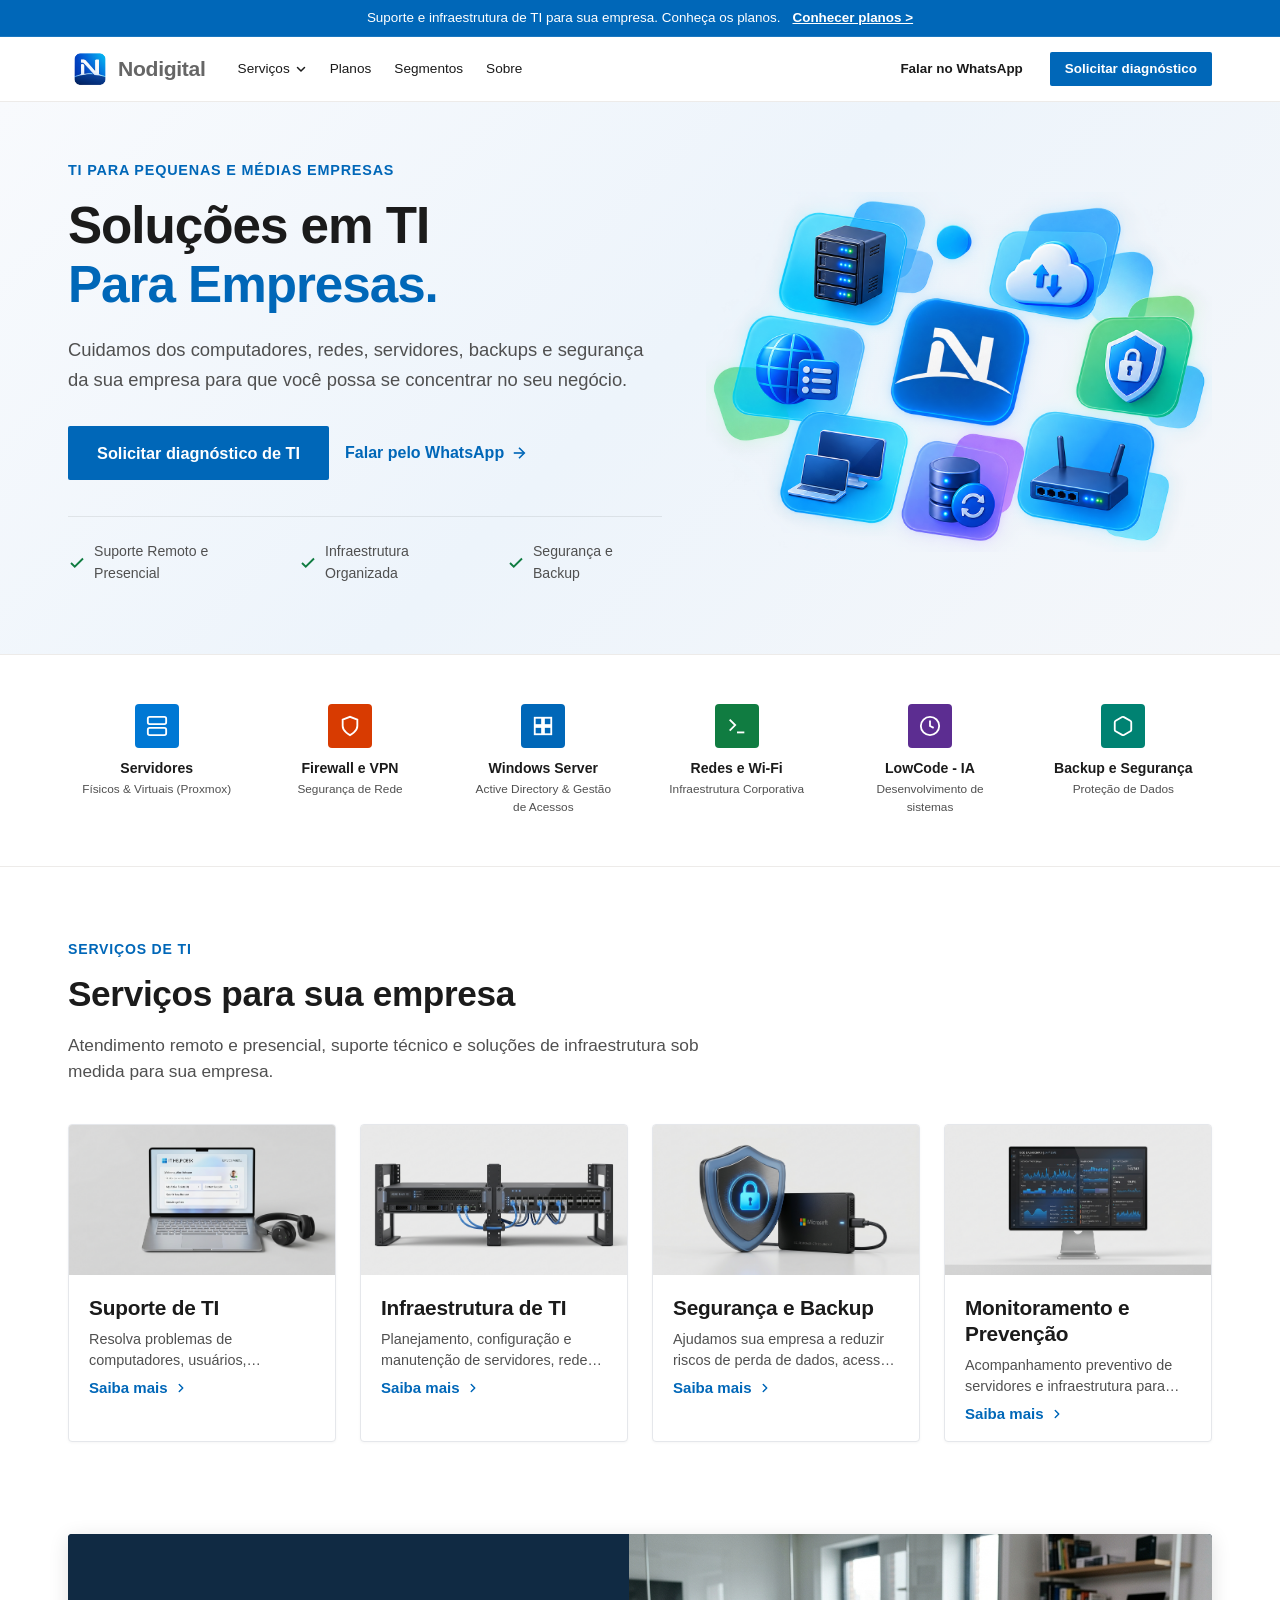
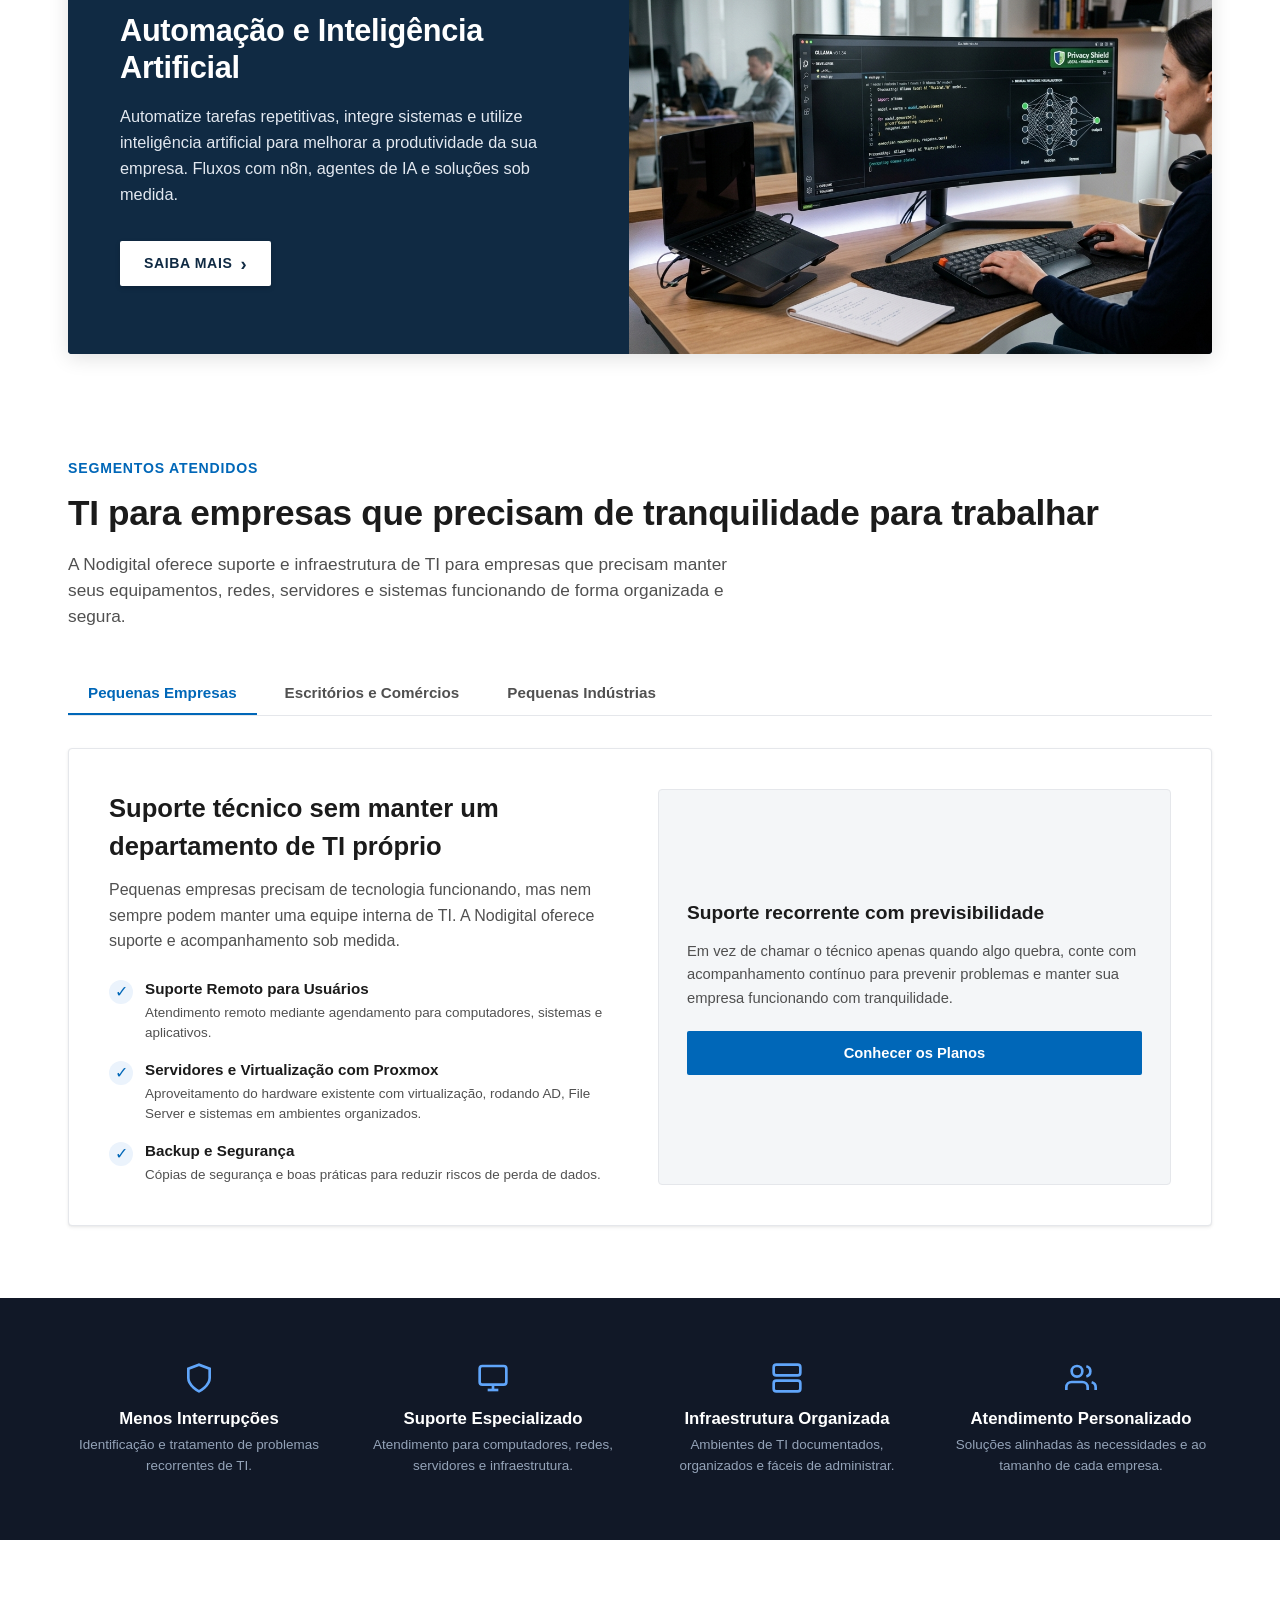
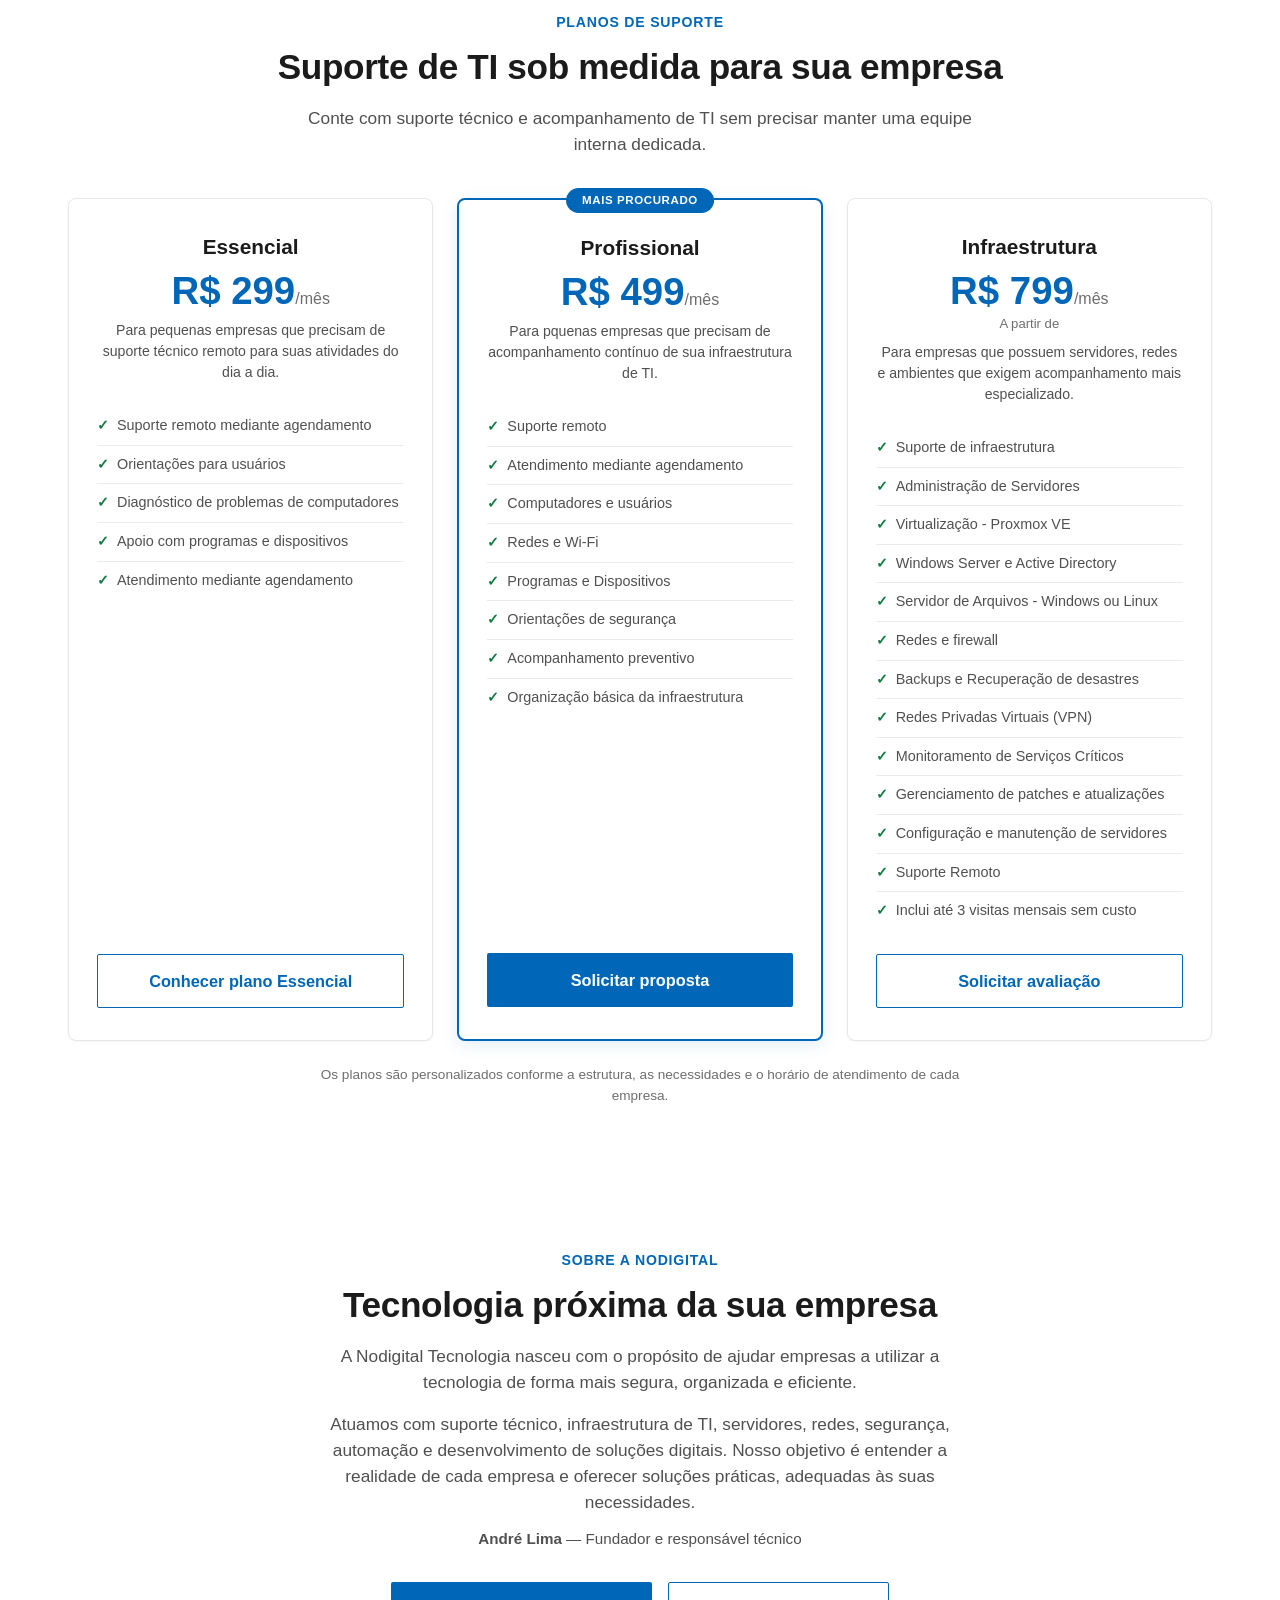
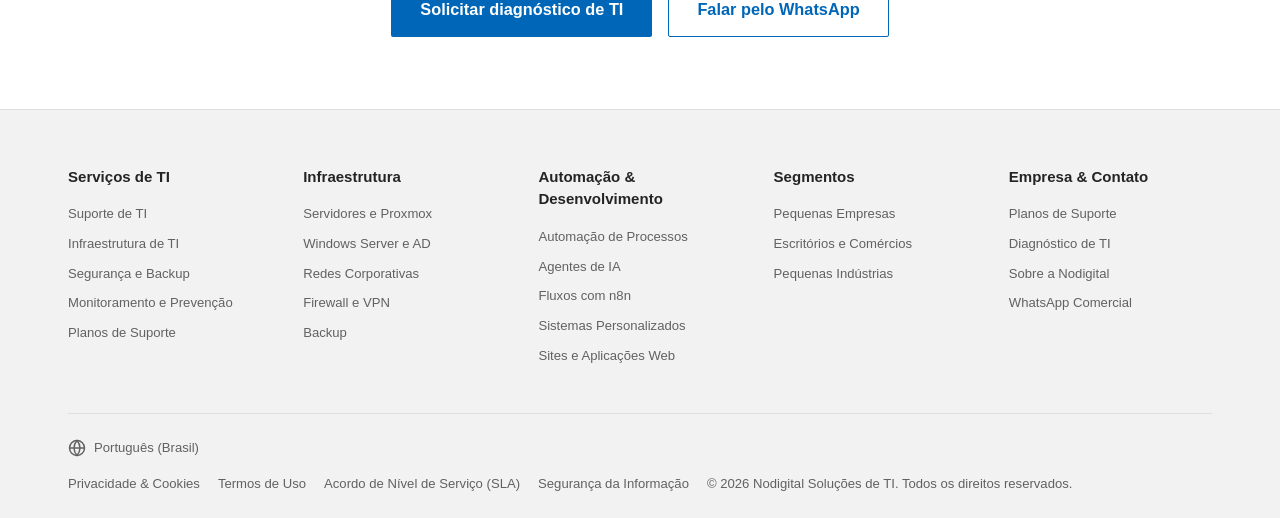
<file: index.html>
<!DOCTYPE html>
<html lang="pt-BR">

<head>
  <meta charset="UTF-8" />
  <meta name="viewport" content="width=device-width, initial-scale=1.0" />
  <title>Nodigital </title>
  <meta name="description"
    content="Suporte e infraestrutura de TI para pequenas e médias empresas. Redes, servidores, Proxmox, backup, segurança, automação e atendimento personalizado." />
  <meta name="keywords"
    content="suporte de TI, infraestrutura de TI, suporte técnico empresarial, servidores, redes corporativas, Proxmox, backup, segurança da informação, automação, pequenas empresas, Nodigital" />

  <!-- Open Graph / Meta Social -->
  <meta property="og:type" content="website" />
  <meta property="og:url" content="https://nodigital.com.br/" />
  <meta property="og:title" content="Nodigital Tecnologia | Suporte e Infraestrutura de TI para Empresas" />
  <meta property="og:description"
    content="Suporte e infraestrutura de TI para pequenas e médias empresas. Redes, servidores, backup, segurança, automação e atendimento personalizado." />
  <meta property="og:locale" content="pt_BR" />
  <meta property="og:site_name" content="Nodigital Tecnologia" />

  <!-- Favicon -->
  <link rel="icon" type="image/png" href="assets/img/logo.png" />

  <!-- Stylesheet -->
  <link rel="stylesheet" href="styles.css?v=2.5" />
</head>

<body>

  <!-- ==========================================================================
       TOP ANNOUNCEMENT BAR (Estilo Microsoft)
       ========================================================================== -->
  <div class="ms-topbar">
    <div class="ms-container ms-topbar__content">
      <span class="ms-topbar__text ms-topbar__text-desktop">Suporte e infraestrutura de TI para sua empresa. Conheça os planos.</span>
      <span class="ms-topbar__text ms-topbar__text-mobile">Planos de TI a partir de R$ 297/mês</span>
      <a href="#planos" class="ms-topbar__link">
        Conhecer planos &gt;
      </a>
    </div>
  </div>

  <!-- ==========================================================================
       HEADER & NAVIGATION (Estilo Microsoft Fluent Navbar)
       ========================================================================== -->
  <header class="ms-header" id="header">
    <div class="ms-container ms-header__nav">

      <!-- Brand Logo + Nav Links lado a lado -->
      <div class="ms-header__left">
        <!-- Brand Logo -->
        <a href="#" class="ms-brand" aria-label="Nodigital Início">
          <img src="assets/img/logo.png" alt="Nodigital Logo" class="ms-brand__img" width="44" height="44" />
          <span class="ms-brand__text">Nodigital</span>
        </a>

        <!-- Desktop Navigation Menu -->
        <nav class="ms-nav" aria-label="Navegação Principal">
          <ul class="ms-nav__list">
            <li class="ms-nav__item">
              <a href="#solucoes" class="ms-nav__link">
                Serviços
                <svg width="12" height="12" viewBox="0 0 12 12" fill="none">
                  <path d="M2.5 4.5L6 8L9.5 4.5" stroke="currentColor" stroke-width="1.5" stroke-linecap="round"
                    stroke-linejoin="round" />
                </svg>
              </a>
              <!-- Menu suspenso simples (apenas texto) -->
              <div class="ms-simple-dropdown">
                <a href="suporte-de-ti.html" class="ms-simple-dropdown__link">Suporte de TI</a>
                <a href="infraestrutura-de-ti.html" class="ms-simple-dropdown__link">Infraestrutura de TI</a>
                <a href="seguranca-e-backup.html" class="ms-simple-dropdown__link">Segurança e Backup</a>
                <a href="monitoramento-e-prevencao.html" class="ms-simple-dropdown__link">Monitoramento e Prevenção</a>
                <a href="firewall-utm.html" class="ms-simple-dropdown__link">Firewall UTM</a>
                <a href="desenvolvimento-lowcode.html" class="ms-simple-dropdown__link">Desenvolvimento LowCode</a>
                <a href="consultoria-de-ti.html" class="ms-simple-dropdown__link">Consultoria de TI</a>
              </div>
            </li>

            <li class="ms-nav__item">
              <a href="#planos" class="ms-nav__link">Planos</a>
            </li>

            <li class="ms-nav__item">
              <a href="#segmentos" class="ms-nav__link">Segmentos</a>
            </li>

            <li class="ms-nav__item">
              <a href="#contato" class="ms-nav__link">Sobre</a>
            </li>
          </ul>
        </nav>
      </div>

      <!-- Nav Actions (Right) -->
      <div class="ms-nav__actions">
        <a href="https://api.whatsapp.com/send?phone=5511983641085&text=Ol%C3%A1!%20Gostaria%20de%20conversar%20sobre%20os%20servi%C3%A7os%20da%20Nodigital." target="_blank" rel="noopener" class="ms-btn ms-btn--ghost ms-btn--sm">
          Falar no WhatsApp
        </a>

        <a href="#contato" class="ms-btn ms-btn--primary ms-btn--sm open-contact-modal">
          Solicitar diagnóstico
        </a>

        <!-- Mobile Menu Trigger -->
        <button class="ms-menu-btn" aria-label="Abrir menu de navegação">
          <svg width="24" height="24" viewBox="0 0 24 24" fill="none" stroke="currentColor" stroke-width="2">
            <line x1="3" y1="12" x2="21" y2="12"></line>
            <line x1="3" y1="6" x2="21" y2="6"></line>
            <line x1="3" y1="18" x2="21" y2="18"></line>
          </svg>
        </button>
      </div>
    </div>
  </header>

  <!-- Mobile Drawer -->
  <div class="ms-mobile-drawer" id="mobile-drawer">
    <div class="ms-mobile-drawer__content">
      <div class="ms-mobile-drawer__header">
        <div class="ms-brand">
          <img src="assets/img/logo.png" alt="Nodigital Logo" class="ms-brand__img" width="44" height="44" />
          <span class="ms-brand__text">Nodigital</span>
        </div>
        <button class="ms-drawer-close"
          style="background:none;border:none;font-size:1.5rem;cursor:pointer;">&times;</button>
      </div>
      <div class="ms-mobile-nav">
        <a href="suporte-de-ti.html">Suporte de TI <span>&gt;</span></a>
        <a href="infraestrutura-de-ti.html">Infraestrutura de TI <span>&gt;</span></a>
        <a href="seguranca-e-backup.html">Segurança e Backup <span>&gt;</span></a>
        <a href="monitoramento-e-prevencao.html">Monitoramento <span>&gt;</span></a>
        <a href="firewall-utm.html">Firewall UTM <span>&gt;</span></a>
        <a href="desenvolvimento-lowcode.html">Desenvolvimento LowCode <span>&gt;</span></a>
        <a href="consultoria-de-ti.html">Consultoria de TI <span>&gt;</span></a>
        <a href="#planos">Planos <span>&gt;</span></a>
        <a href="#contato">Sobre <span>&gt;</span></a>
      </div>
      <div style="margin-top:auto; display:flex; flex-direction:column; gap:10px;">
        <a href="https://api.whatsapp.com/send?phone=5511983641085&text=Ol%C3%A1!%20Gostaria%20de%20conversar%20sobre%20os%20servi%C3%A7os%20da%20Nodigital." target="_blank" rel="noopener" class="ms-btn ms-btn--primary">Falar no WhatsApp</a>
        <button class="ms-btn ms-btn--secondary open-contact-modal">Solicitar diagnóstico</button>
      </div>
    </div>
  </div>

  <main>
    <!-- ==========================================================================
         HERO SECTION (Estilo Microsoft Feature Stage)
         ========================================================================== -->
    <section class="ms-hero">
      <div class="ms-container ms-hero__grid">
        <div class="ms-hero__info">
          <span class="ms-hero__eyebrow">TI para Pequenas e Médias empresas</span>

          <h1 class="ms-hero__title">
            Soluções em TI<br> <span class="ms-hero__title-accent">Para Empresas.</span>
          </h1>

          <p class="ms-hero__desc">
            Cuidamos dos computadores, redes, servidores, backups e segurança da sua empresa para que você possa se concentrar no seu negócio.
          </p>

          <div class="ms-hero__actions">
            <a href="https://api.whatsapp.com/send?phone=5511983641085&text=Ol%C3%A1!%20Gostaria%20de%20solicitar%20um%20diagn%C3%B3stico%20de%20TI%20para%20minha%20empresa." target="_blank" rel="noopener" class="ms-btn ms-btn--primary ms-btn--lg">
              Solicitar diagnóstico de TI
            </a>
            <a href="https://api.whatsapp.com/send?phone=5511983641085&text=Ol%C3%A1!%20Gostaria%20de%20conversar%20sobre%20os%20servi%C3%A7os%20da%20Nodigital." target="_blank" rel="noopener" class="ms-link-arrow">
              Falar pelo WhatsApp
              <svg width="18" height="18" viewBox="0 0 24 24" fill="none" stroke="currentColor" stroke-width="2.2">
                <path d="M5 12h14"></path>
                <path d="M12 5l7 7-7 7"></path>
              </svg>
            </a>
          </div>

          <div class="ms-hero__meta">
            <div class="ms-hero__meta-item">
              <svg width="18" height="18" viewBox="0 0 24 24" fill="none" stroke="currentColor" stroke-width="2.5">
                <polyline points="20 6 9 17 4 12"></polyline>
              </svg>
              <span class="ms-hero__meta-text--desktop">Suporte Remoto e Presencial</span>
              <span class="ms-hero__meta-text--mobile">Remoto e Presencial</span>
            </div>
            <div class="ms-hero__meta-item">
              <svg width="18" height="18" viewBox="0 0 24 24" fill="none" stroke="currentColor" stroke-width="2.5">
                <polyline points="20 6 9 17 4 12"></polyline>
              </svg>
              <span class="ms-hero__meta-text--desktop">Infraestrutura Organizada</span>
              <span class="ms-hero__meta-text--mobile">Infraestrutura</span>
            </div>
            <div class="ms-hero__meta-item">
              <svg width="18" height="18" viewBox="0 0 24 24" fill="none" stroke="currentColor" stroke-width="2.5">
                <polyline points="20 6 9 17 4 12"></polyline>
              </svg>
              <span class="ms-hero__meta-text--desktop">Segurança e Backup</span>
              <span class="ms-hero__meta-text--mobile">Segurança</span>
            </div>
          </div>
        </div>

        <!-- Hero Visual Stage (Estilo Microsoft 365) -->
        <div class="ms-hero__visual">
          <img src="assets/img/hero.png" alt="Suporte e Infraestrutura de TI para Empresas — Nodigital Tecnologia" class="ms-hero__img"
            width="600" height="450" />
        </div>
      </div>
    </section>

    <!-- ==========================================================================
         QUICK ACCESS STRIP (Estilo Microsoft Icon Switcher)
         ========================================================================== -->
    <section class="ms-quickstrip" aria-label="Acesso Rápido a Tecnologias">
      <div class="ms-container ms-quickstrip__grid">

        <a href="#solucoes" class="ms-quick-item">
          <div class="ms-quick-item__icon" style="background-color: #0078D4;">
            <svg width="22" height="22" viewBox="0 0 24 24" fill="none" stroke="currentColor" stroke-width="2">
              <rect x="2" y="2" width="20" height="8" rx="2"></rect>
              <rect x="2" y="14" width="20" height="8" rx="2"></rect>
              <line x1="6" y1="6" x2="6.01" y2="6"></line>
              <line x1="6" y1="18" x2="6.01" y2="18"></line>
            </svg>
          </div>
          <span class="ms-quick-item__title">Servidores</span>
          <span class="ms-quick-item__subtitle">Físicos &amp; Virtuais (Proxmox)</span>
        </a>

        <a href="#solucoes" class="ms-quick-item">
          <div class="ms-quick-item__icon" style="background-color: #D83B01;">
            <svg width="22" height="22" viewBox="0 0 24 24" fill="none" stroke="currentColor" stroke-width="2">
              <path d="M12 22s8-4 8-10V5l-8-3-8 3v7c0 6 8 10 8 10z"></path>
            </svg>
          </div>
          <span class="ms-quick-item__title">Firewall e VPN</span>
          <span class="ms-quick-item__subtitle">Segurança de Rede</span>
        </a>

        <a href="#solucoes" class="ms-quick-item">
          <div class="ms-quick-item__icon" style="background-color: #0067B8;">
            <svg width="22" height="22" viewBox="0 0 24 24" fill="none" stroke="currentColor" stroke-width="2">
              <rect x="3" y="3" width="8" height="8"></rect>
              <rect x="13" y="3" width="8" height="8"></rect>
              <rect x="3" y="13" width="8" height="8"></rect>
              <rect x="13" y="13" width="8" height="8"></rect>
            </svg>
          </div>
          <span class="ms-quick-item__title">Windows Server</span>
          <span class="ms-quick-item__subtitle">Active Directory &amp; Gestão de Acessos</span>
        </a>

        <a href="#solucoes" class="ms-quick-item">
          <div class="ms-quick-item__icon" style="background-color: #107C41;">
            <svg width="22" height="22" viewBox="0 0 24 24" fill="none" stroke="currentColor" stroke-width="2">
              <polyline points="4 17 10 11 4 5"></polyline>
              <line x1="12" y1="19" x2="20" y2="19"></line>
            </svg>
          </div>
          <span class="ms-quick-item__title">Redes e Wi-Fi</span>
          <span class="ms-quick-item__subtitle">Infraestrutura Corporativa</span>
        </a>

        <a href="#ia-dev" class="ms-quick-item">
          <div class="ms-quick-item__icon" style="background-color: #5C2D91;">
            <svg width="22" height="22" viewBox="0 0 24 24" fill="none" stroke="currentColor" stroke-width="2">
              <path d="M12 2a10 10 0 0 1 10 10c0 5.5-4.5 10-10 10S2 17.5 2 12 6.5 2 12 2z"></path>
              <path d="M12 6v6l4 2"></path>
            </svg>
          </div>
          <span class="ms-quick-item__title">LowCode - IA</span>
          <span class="ms-quick-item__subtitle">Desenvolvimento de sistemas</span>
        </a>

        <a href="#diferenciais" class="ms-quick-item">
          <div class="ms-quick-item__icon" style="background-color: #008272;">
            <svg width="22" height="22" viewBox="0 0 24 24" fill="none" stroke="currentColor" stroke-width="2">
              <path
                d="M21 16V8a2 2 0 0 0-1-1.73l-7-4a2 2 0 0 0-2 0l-7 4A2 2 0 0 0 3 8v8a2 2 0 0 0 1 1.73l7 4a2 2 0 0 0 2 0l7-4A2 2 0 0 0 21 16z">
              </path>
            </svg>
          </div>
          <span class="ms-quick-item__title">Backup e Segurança</span>
          <span class="ms-quick-item__subtitle">Proteção de Dados</span>
        </a>

      </div>
    </section>

    <!-- ==========================================================================
         CORE SOLUTIONS (6-Card Grid)
         ========================================================================== -->
    <section class="ms-section" id="solucoes" style="background-color: #FFFFFF;">
      <div class="ms-container">
        <div class="ms-section__header">
          <span class="ms-section__eyebrow">Serviços de TI</span>
          <h2 class="ms-section__title">Serviços para sua empresa</h2>
          <p class="ms-section__subtitle">
            Atendimento remoto e presencial, suporte técnico e soluções de infraestrutura sob medida para sua empresa.
          </p>
        </div>

        <div class="ms-cards-grid">

          <!-- Card 1: Suporte de TI -->
          <article class="ms-card">
            <div class="ms-card__visual">
              <img src="assets/img/card-suporte.jpg" alt="Suporte de TI para Empresas" class="ms-card__img" loading="lazy" />
            </div>
            <div class="ms-card__content">
              <h3 class="ms-card__title">Suporte de TI</h3>
              <p class="ms-card__desc">
                Resolva problemas de computadores, usuários, impressoras, sistemas e redes sem precisar contratar um profissional de TI em tempo integral.
              </p>
              <div class="ms-card__action">
                <button type="button" class="ms-card__link open-detail-modal" data-target="modal-suporte" aria-label="Saiba mais sobre Suporte de TI">
                  Saiba mais
                  <svg width="14" height="14" viewBox="0 0 24 24" fill="none" stroke="currentColor" stroke-width="2.5" stroke-linecap="round" stroke-linejoin="round">
                    <polyline points="9 18 15 12 9 6"></polyline>
                  </svg>
                </button>
              </div>
            </div>
          </article>

          <!-- Card 2: Infraestrutura -->
          <article class="ms-card">
            <div class="ms-card__visual">
              <img src="assets/img/card-infraestrutura.jpg" alt="Infraestrutura de TI" class="ms-card__img" loading="lazy" />
            </div>
            <div class="ms-card__content">
              <h3 class="ms-card__title">Infraestrutura de TI</h3>
              <p class="ms-card__desc">
                Planejamento, configuração e manutenção de servidores, redes e ambientes de TI para empresas de diferentes portes.
              </p>
              <div class="ms-card__action">
                <button type="button" class="ms-card__link open-detail-modal" data-target="modal-infraestrutura" aria-label="Saiba mais sobre Infraestrutura">
                  Saiba mais
                  <svg width="14" height="14" viewBox="0 0 24 24" fill="none" stroke="currentColor" stroke-width="2.5" stroke-linecap="round" stroke-linejoin="round">
                    <polyline points="9 18 15 12 9 6"></polyline>
                  </svg>
                </button>
              </div>
            </div>
          </article>

          <!-- Card 3: Segurança e Backup -->
          <article class="ms-card">
            <div class="ms-card__visual">
              <img src="assets/img/card-protecao.jpg" alt="Segurança e Backup" class="ms-card__img" loading="lazy" />
            </div>
            <div class="ms-card__content">
              <h3 class="ms-card__title">Segurança e Backup</h3>
              <p class="ms-card__desc">
                Ajudamos sua empresa a reduzir riscos de perda de dados, acessos indevidos e indisponibilidade dos serviços.
              </p>
              <div class="ms-card__action">
                <button type="button" class="ms-card__link open-detail-modal" data-target="modal-protecao" aria-label="Saiba mais sobre Segurança e Backup">
                  Saiba mais
                  <svg width="14" height="14" viewBox="0 0 24 24" fill="none" stroke="currentColor" stroke-width="2.5" stroke-linecap="round" stroke-linejoin="round">
                    <polyline points="9 18 15 12 9 6"></polyline>
                  </svg>
                </button>
              </div>
            </div>
          </article>

          <!-- Card 4: Monitoramento -->
          <article class="ms-card">
            <div class="ms-card__visual">
              <img src="assets/img/card-monitoramento.jpg" alt="Monitoramento e Prevenção" class="ms-card__img" loading="lazy" />
            </div>
            <div class="ms-card__content">
              <h3 class="ms-card__title">Monitoramento e Prevenção</h3>
              <p class="ms-card__desc">
                Acompanhamento preventivo de servidores e infraestrutura para identificar problemas antes que causem interrupções.
              </p>
              <div class="ms-card__action">
                <button type="button" class="ms-card__link open-detail-modal" data-target="modal-monitoramento" aria-label="Saiba mais sobre Monitoramento">
                  Saiba mais
                  <svg width="14" height="14" viewBox="0 0 24 24" fill="none" stroke="currentColor" stroke-width="2.5" stroke-linecap="round" stroke-linejoin="round">
                    <polyline points="9 18 15 12 9 6"></polyline>
                  </svg>
                </button>
              </div>
            </div>
          </article>

        </div>
      </div>
    </section>

    <!-- ==========================================================================
         FEATURE BANNER - IA & LLMs Locais (Estilo Microsoft Split Banner)
         ========================================================================== -->
    <section class="ms-section" id="ia-dev" style="padding-top:20px; padding-bottom:32px;">
      <div class="ms-container">
        <div class="ms-split-banner">
          <div class="ms-split-banner__content">
            <h2 class="ms-split-banner__title">
              Automação e Inteligência Artificial
            </h2>
            <p class="ms-split-banner__desc">
              Automatize tarefas repetitivas, integre sistemas e utilize inteligência artificial para melhorar a produtividade da sua empresa. Fluxos com n8n, agentes de IA e soluções sob medida.
            </p>
            <div class="ms-split-banner__action">
              <a href="ia-local.html" class="ms-split-banner__btn">
                SAIBA MAIS
                <span class="ms-split-banner__arrow">&rsaquo;</span>
              </a>
            </div>
          </div>
          <div class="ms-split-banner__media">
            <img src="assets/img/banner-ia-local.jpg" alt="Automação e Inteligência Artificial para Empresas" class="ms-split-banner__img" loading="lazy" />
          </div>
        </div>
      </div>
    </section>

    <!-- ==========================================================================
         SOLUTIONS BY SEGMENT (Tabs estilo Microsoft)
         ========================================================================== -->
    <section class="ms-section" id="segmentos">
      <div class="ms-container">
        <div class="ms-section__header">
          <span class="ms-section__eyebrow">Segmentos Atendidos</span>
          <h2 class="ms-section__title">TI para empresas que precisam de tranquilidade para trabalhar</h2>
          <p class="ms-section__subtitle">
            A Nodigital oferece suporte e infraestrutura de TI para empresas que precisam manter seus equipamentos, redes, servidores e sistemas funcionando de forma organizada e segura.
          </p>
        </div>

        <!-- Navigation Tabs -->
        <div class="ms-tabs-nav" role="tablist">
          <button class="ms-tab-btn active" data-target="tab-pme" role="tab">Pequenas Empresas</button>
          <button class="ms-tab-btn" data-target="tab-law" role="tab">Escritórios e Comércios</button>
          <button class="ms-tab-btn" data-target="tab-industry" role="tab">Pequenas Indústrias</button>
        </div>

        <!-- Tab 1: PMEs -->
        <div class="ms-tab-panel active" id="tab-pme" role="tabpanel">
          <div class="ms-tab-content-grid">
            <div>
              <div class="ms-tab-header">
                <h3 class="ms-tab-title">Suporte técnico sem manter um departamento de TI próprio</h3>
                <p class="ms-tab-desc">
                  Pequenas empresas precisam de tecnologia funcionando, mas nem sempre podem manter uma equipe interna de TI. A Nodigital oferece suporte e acompanhamento sob medida.
                </p>
              </div>
              <ul class="ms-feature-list">
                <li class="ms-feature-item">
                  <div class="ms-feature-item__icon">✓</div>
                  <div class="ms-feature-item__text">
                    <h4>Suporte Remoto para Usuários</h4>
                    <p>Atendimento remoto mediante agendamento para computadores, sistemas e aplicativos.</p>
                  </div>
                </li>
                <li class="ms-feature-item">
                  <div class="ms-feature-item__icon">✓</div>
                  <div class="ms-feature-item__text">
                    <h4>Servidores e Virtualização com Proxmox</h4>
                    <p>Aproveitamento do hardware existente com virtualização, rodando AD, File Server e sistemas em ambientes organizados.</p>
                  </div>
                </li>
                <li class="ms-feature-item">
                  <div class="ms-feature-item__icon">✓</div>
                  <div class="ms-feature-item__text">
                    <h4>Backup e Segurança</h4>
                    <p>Cópias de segurança e boas práticas para reduzir riscos de perda de dados.</p>
                  </div>
                </li>
              </ul>
            </div>
            <div
              style="background:var(--ms-bg-alt); padding:28px; border-radius:var(--radius-sm); border:1px solid var(--ms-border); display:flex; flex-direction:column; justify-content:center;">
              <h4 style="font-size:1.2rem; font-weight:700; margin-bottom:12px;">Suporte recorrente com previsibilidade</h4>
              <p style="color:var(--ms-text-secondary); font-size:0.92rem; margin-bottom:20px; line-height:1.6;">
                Em vez de chamar o técnico apenas quando algo quebra, conte com acompanhamento contínuo para prevenir problemas e manter sua empresa funcionando com tranquilidade.
              </p>
              <a href="#planos" class="ms-btn ms-btn--primary">Conhecer os Planos</a>
            </div>
          </div>
        </div>

        <!-- Tab 2: Escritórios & Clínicas -->
        <div class="ms-tab-panel" id="tab-law" role="tabpanel">
          <div class="ms-tab-content-grid">
            <div>
              <div class="ms-tab-header">
                <h3 class="ms-tab-title">Suporte para computadores, impressoras, redes, sistemas e usuários</h3>
                <p class="ms-tab-desc">
                  Escritórios e comércios dependem de computadores e sistemas funcionando todos os dias. A Nodigital oferece suporte técnico e infraestrutura para manter seu ambiente de trabalho produtivo.
                </p>
              </div>
              <ul class="ms-feature-list">
                <li class="ms-feature-item">
                  <div class="ms-feature-item__icon">✓</div>
                  <div class="ms-feature-item__text">
                    <h4>Controle de Acesso e Permissões</h4>
                    <p>Organização de pastas, permissões de usuários e boas práticas de segurança para proteger informações.
                    </p>
                  </div>
                </li>
                <li class="ms-feature-item">
                  <div class="ms-feature-item__icon">✓</div>
                  <div class="ms-feature-item__text">
                    <h4>Backup e Proteção de Dados</h4>
                    <p>Cópias de segurança para reduzir riscos de perda de arquivos importantes da empresa.</p>
                  </div>
                </li>
                <li class="ms-feature-item">
                  <div class="ms-feature-item__icon">✓</div>
                  <div class="ms-feature-item__text">
                    <h4>VPN para Acesso Remoto</h4>
                    <p>Sócios e colaboradores acessam os sistemas da empresa com segurança a partir de qualquer lugar.</p>
                  </div>
                </li>
              </ul>
            </div>
            <div
              style="background:var(--ms-bg-alt); padding:28px; border-radius:var(--radius-sm); border:1px solid var(--ms-border); display:flex; flex-direction:column; justify-content:center;">
              <h4 style="font-size:1.2rem; font-weight:700; margin-bottom:12px;">Boas Práticas de Proteção de Dados</h4>
              <p style="color:var(--ms-text-secondary); font-size:0.92rem; margin-bottom:20px; line-height:1.6;">
                Apoiamos a adoção de boas práticas de segurança e proteção de dados, considerando as necessidades da empresa e as responsabilidades previstas na legislação aplicável.
              </p>
              <a href="#planos" class="ms-btn ms-btn--primary">Conhecer os Planos</a>
            </div>
          </div>
        </div>

        <!-- Tab 3: Indústria & Varejo -->
        <div class="ms-tab-panel" id="tab-industry" role="tabpanel">
          <div class="ms-tab-content-grid">
            <div>
              <div class="ms-tab-header">
                <h3 class="ms-tab-title">Infraestrutura de TI para ambientes administrativos e operacionais</h3>
                <p class="ms-tab-desc">
                  Ambientes industriais dependem de computadores, servidores, redes, sistemas e comunicação confiáveis. A Nodigital oferece suporte e infraestrutura de TI para manter esses recursos organizados e disponíveis.
                </p>
              </div>
              <ul class="ms-feature-list">
                <li class="ms-feature-item">
                  <div class="ms-feature-item__icon">✓</div>
                  <div class="ms-feature-item__text">
                    <h4>Redes e Conectividade</h4>
                    <p>Configuração e manutenção de redes corporativas, Wi-Fi e conectividade entre setores.</p>
                  </div>
                </li>
                <li class="ms-feature-item">
                  <div class="ms-feature-item__icon">✓</div>
                  <div class="ms-feature-item__text">
                    <h4>Servidores e Backup</h4>
                    <p>Windows Server, Active Directory, Proxmox e backup para manter os dados da empresa protegidos.
                    </p>
                  </div>
                </li>
                <li class="ms-feature-item">
                  <div class="ms-feature-item__icon">✓</div>
                  <div class="ms-feature-item__text">
                    <h4>Firewall e VPN</h4>
                    <p>Proteção da rede e acesso remoto seguro para filiais e colaboradores em campo.</p>
                  </div>
                </li>
              </ul>
            </div>
            <div
              style="background:var(--ms-bg-alt); padding:28px; border-radius:var(--radius-sm); border:1px solid var(--ms-border); display:flex; flex-direction:column; justify-content:center;">
              <h4 style="font-size:1.2rem; font-weight:700; margin-bottom:12px;">Infraestrutura organizada e documentável
              </h4>
              <p style="color:var(--ms-text-secondary); font-size:0.92rem; margin-bottom:20px; line-height:1.6;">
                Com acompanhamento preventivo, os problemas de TI são identificados e tratados antes de impactarem a operação da empresa.
              </p>
              <a href="#planos" class="ms-btn ms-btn--primary">Conhecer os Planos</a>
            </div>
          </div>
        </div>
      </div>
    </section>

   
    <!-- ==========================================================================
         METRICS & TRUST BANNER
         ========================================================================== -->
    <section class="ms-metrics" id="diferenciais">
      <div class="ms-container ms-metrics__grid">
        <div>
          <div class="ms-metric-icon">
            <svg width="32" height="32" viewBox="0 0 24 24" fill="none" stroke="#60A5FA" stroke-width="2"><path d="M12 22s8-4 8-10V5l-8-3-8 3v7c0 6 8 10 8 10z"></path></svg>
          </div>
          <div class="ms-metric-label">Menos Interrupções</div>
          <div class="ms-metric-desc">Identificação e tratamento de problemas recorrentes de TI.</div>
        </div>
        <div>
          <div class="ms-metric-icon">
            <svg width="32" height="32" viewBox="0 0 24 24" fill="none" stroke="#60A5FA" stroke-width="2"><rect x="2" y="3" width="20" height="14" rx="2" ry="2"></rect><line x1="8" y1="21" x2="16" y2="21"></line><line x1="12" y1="17" x2="12" y2="21"></line></svg>
          </div>
          <div class="ms-metric-label">Suporte Especializado</div>
          <div class="ms-metric-desc">Atendimento para computadores, redes, servidores e infraestrutura.</div>
        </div>
        <div>
          <div class="ms-metric-icon">
            <svg width="32" height="32" viewBox="0 0 24 24" fill="none" stroke="#60A5FA" stroke-width="2"><rect x="2" y="2" width="20" height="8" rx="2" ry="2"></rect><rect x="2" y="14" width="20" height="8" rx="2" ry="2"></rect><line x1="6" y1="6" x2="6.01" y2="6"></line><line x1="6" y1="18" x2="6.01" y2="18"></line></svg>
          </div>
          <div class="ms-metric-label">Infraestrutura Organizada</div>
          <div class="ms-metric-desc">Ambientes de TI documentados, organizados e fáceis de administrar.</div>
        </div>
        <div>
          <div class="ms-metric-icon">
            <svg width="32" height="32" viewBox="0 0 24 24" fill="none" stroke="#60A5FA" stroke-width="2"><path d="M17 21v-2a4 4 0 0 0-4-4H5a4 4 0 0 0-4 4v2"></path><circle cx="9" cy="7" r="4"></circle><path d="M23 21v-2a4 4 0 0 0-3-3.87"></path><path d="M16 3.13a4 4 0 0 1 0 7.75"></path></svg>
          </div>
          <div class="ms-metric-label">Atendimento Personalizado</div>
          <div class="ms-metric-desc">Soluções alinhadas às necessidades e ao tamanho de cada empresa.</div>
        </div>
      </div>
    </section>

    <!-- ==========================================================================
         PLANOS DE SUPORTE MENSAL
         ========================================================================== -->
    <section class="ms-section" id="planos" style="background-color: #FFFFFF;">
      <div class="ms-container">
        <div class="ms-section__header" style="text-align:center;">
          <span class="ms-section__eyebrow">Planos de Suporte</span>
          <h2 class="ms-section__title">Suporte de TI sob medida para sua empresa</h2>
          <p class="ms-section__subtitle" style="margin:0 auto;">
            Conte com suporte técnico e acompanhamento de TI sem precisar manter uma equipe interna dedicada.
          </p>
        </div>

        <div class="ms-pricing-grid">

          <!-- Plano 1: Essencial -->
          <div class="ms-pricing-card">
            <div class="ms-pricing-card__header">
              <h3 class="ms-pricing-card__name">Essencial</h3>
              <div class="ms-pricing-card__price">R$ 299<span class="ms-pricing-card__period">/mês</span></div>
              <p class="ms-pricing-card__desc">Para pequenas empresas que precisam de suporte técnico remoto para suas atividades do dia a dia.</p>
            </div>
            <ul class="ms-pricing-card__features">
              <li>Suporte remoto mediante agendamento</li>
              <li>Orientações para usuários</li>
              <li>Diagnóstico de problemas de computadores</li>
              <li>Apoio com programas e dispositivos</li>
              <li>Atendimento mediante agendamento</li>
            </ul>
            <div class="ms-pricing-card__action">
              <a href="https://api.whatsapp.com/send?phone=5511983641085&text=Ol%C3%A1!%20Tenho%20interesse%20no%20plano%20Essencial%20de%20suporte%20mensal%20da%20Nodigital." target="_blank" rel="noopener" class="ms-btn ms-btn--secondary ms-btn--lg" style="width:100%;">Conhecer plano Essencial</a>
            </div>
          </div>

          <!-- Plano 2: Profissional -->
          <div class="ms-pricing-card ms-pricing-card--featured">
            <div class="ms-pricing-card__badge">Mais Procurado</div>
            <div class="ms-pricing-card__header">
              <h3 class="ms-pricing-card__name">Profissional</h3>
              <div class="ms-pricing-card__price">R$ 499<span class="ms-pricing-card__period">/mês</span></div>
              <p class="ms-pricing-card__desc">Para pquenas empresas que precisam de acompanhamento contínuo de sua infraestrutura de TI.</p>
            </div>
            <ul class="ms-pricing-card__features">
              <li>Suporte remoto</li>
              <li>Atendimento mediante agendamento</li>
              <li>Computadores e usuários</li>
              <li>Redes e Wi-Fi</li>
              <li>Programas e Dispositivos</li>
              <li>Orientações de segurança</li>
              <li>Acompanhamento preventivo</li>
              <li>Organização básica da infraestrutura</li>
            </ul>
            <div class="ms-pricing-card__action">
              <a href="https://api.whatsapp.com/send?phone=5511983641085&text=Ol%C3%A1!%20Tenho%20interesse%20no%20plano%20Profissional%20de%20suporte%20mensal%20da%20Nodigital." target="_blank" rel="noopener" class="ms-btn ms-btn--primary ms-btn--lg" style="width:100%;">Solicitar proposta</a>
            </div>
          </div>

          <!-- Plano 3: Infraestrutura -->
          <div class="ms-pricing-card">
            <div class="ms-pricing-card__header">
              <h3 class="ms-pricing-card__name">Infraestrutura</h3>
              <div class="ms-pricing-card__price">R$ 799<span class="ms-pricing-card__period">/mês</span></div>
              <p class="ms-pricing-card__sub-price">A partir de</p>
              <p class="ms-pricing-card__desc">Para empresas que possuem servidores, redes e ambientes que exigem acompanhamento mais especializado.</p>
            </div>
            <ul class="ms-pricing-card__features">
              <li>Suporte de infraestrutura</li>
              <li>Administração de Servidores</li>
              <li>Virtualização - Proxmox VE</li>
              <li>Windows Server e Active Directory</li>
              <li>Servidor de Arquivos - Windows ou Linux</li>
              <li>Redes e firewall</li>
              <li>Backups e Recuperação de desastres</li>
              <li>Redes Privadas Virtuais (VPN)</li>
              <li>Monitoramento de Serviços Críticos</li>
              <li>Gerenciamento de patches e atualizações</li>
              <li>Configuração e manutenção de servidores</li>
              <li>Suporte Remoto</li>
              <li>Inclui até 3 visitas mensais sem custo</li>
            </ul>
            <div class="ms-pricing-card__action">
              <a href="https://api.whatsapp.com/send?phone=5511983641085&text=Ol%C3%A1!%20Gostaria%20de%20conversar%20sobre%20o%20plano%20Infraestrutura%20da%20Nodigital." target="_blank" rel="noopener" class="ms-btn ms-btn--secondary ms-btn--lg" style="width:100%;">Solicitar avaliação</a>
            </div>
          </div>

        </div>

        <p style="text-align:center; font-size:0.85rem; color:var(--ms-text-muted); margin-top:24px; max-width:640px; margin-left:auto; margin-right:auto;">
          Os planos são personalizados conforme a estrutura, as necessidades e o horário de atendimento de cada empresa.
        </p>
      </div>
    </section>

    <!-- ==========================================================================
         SOBRE A NODIGITAL & CALL TO ACTION
         ========================================================================== -->
    <section class="ms-section" id="contato">
      <div class="ms-container" style="text-align:center; max-width:800px;">
        <span class="ms-section__eyebrow">Sobre a Nodigital</span>
        <h2 class="ms-section__title">Tecnologia próxima da sua empresa</h2>
        <p class="ms-section__subtitle" style="margin:0 auto 16px;">
          A Nodigital Tecnologia nasceu com o propósito de ajudar empresas a utilizar a tecnologia de forma mais segura, organizada e eficiente.
        </p>
        <p class="ms-section__subtitle" style="margin:0 auto 12px;">
          Atuamos com suporte técnico, infraestrutura de TI, servidores, redes, segurança, automação e desenvolvimento de soluções digitais. Nosso objetivo é entender a realidade de cada empresa e oferecer soluções práticas, adequadas às suas necessidades.
        </p>
        <p style="font-size:0.95rem; color:var(--ms-text-secondary); margin-bottom:32px;">
          <strong>André Lima</strong> — Fundador e responsável técnico
        </p>
        <div style="display:flex; justify-content:center; gap:16px; flex-wrap:wrap;">
          <button class="ms-btn ms-btn--primary ms-btn--lg open-contact-modal">
            Solicitar diagnóstico de TI
          </button>
          <a href="https://api.whatsapp.com/send?phone=5511983641085&text=Ol%C3%A1!%20Gostaria%20de%20conversar%20sobre%20os%20servi%C3%A7os%20da%20Nodigital."
            target="_blank" rel="noopener" class="ms-btn ms-btn--secondary ms-btn--lg">
            Falar pelo WhatsApp
          </a>
        </div>
      </div>
    </section>
  </main>

  <!-- ==========================================================================
       CONTACT & PROPOSAL MODAL
       ========================================================================== -->
  <div class="ms-modal" id="contact-modal" aria-hidden="true" role="dialog">
    <div class="ms-modal__dialog">
      <div class="ms-modal__header">
        <h3 class="ms-modal__title">Solicitar Diagnóstico de TI</h3>
        <button class="ms-modal__close" aria-label="Fechar modal">&times;</button>
      </div>
      <div class="ms-modal__body">
        <form id="msp-contact-form">
          <div class="ms-form-group">
            <label for="form-name" class="ms-form-label">Nome</label>
            <input type="text" id="form-name" class="ms-form-input" placeholder="Seu nome completo" required />
          </div>

          <div class="ms-form-group">
            <label for="form-company" class="ms-form-label">Empresa</label>
            <input type="text" id="form-company" class="ms-form-input" placeholder="Nome da empresa" required />
          </div>

          <div style="display:grid; grid-template-columns:1fr 1fr; gap:14px;">
            <div class="ms-form-group">
              <label for="form-phone" class="ms-form-label">WhatsApp</label>
              <input type="tel" id="form-phone" class="ms-form-input" placeholder="(00) 00000-0000" required />
            </div>
            <div class="ms-form-group">
              <label for="form-computers" class="ms-form-label">Quantidade de Computadores</label>
              <select id="form-computers" class="ms-form-select">
                <option value="1 a 5">1 a 5</option>
                <option value="6 a 10">6 a 10</option>
                <option value="11 a 20">11 a 20</option>
                <option value="21 a 50">21 a 50</option>
                <option value="Mais de 50">Mais de 50</option>
              </select>
            </div>
          </div>

          <div class="ms-form-group">
            <label for="form-service" class="ms-form-label">Serviço de Interesse</label>
            <select id="form-service" class="ms-form-select">
              <option value="Suporte de TI">Suporte de TI</option>
              <option value="Redes e Wi-Fi">Redes e Wi-Fi</option>
              <option value="Servidores">Servidores</option>
              <option value="Backup">Backup</option>
              <option value="Segurança">Segurança</option>
              <option value="Automação e IA">Automação e IA</option>
              <option value="Desenvolvimento">Desenvolvimento</option>
              <option value="Outro">Outro</option>
            </select>
          </div>

          <div class="ms-form-group">
            <label for="form-notes" class="ms-form-label">Descreva brevemente sua necessidade</label>
            <textarea id="form-notes" class="ms-form-textarea" rows="3"
              placeholder="Ex: Preciso de suporte para 10 computadores, 1 servidor e rede Wi-Fi..."></textarea>
          </div>

          <button type="submit" class="ms-btn ms-btn--primary ms-btn--lg" style="width:100%;">
            Solicitar diagnóstico de TI
          </button>
        </form>
      </div>
    </div>
  </div>

  <!-- ==========================================================================
       MODAL DETALHES 1: SUPORTE
       ========================================================================== -->
  <div class="ms-modal ms-modal--detail" id="modal-suporte" aria-hidden="true" role="dialog">
    <div class="ms-modal__dialog">
      <div class="ms-modal__header ms-modal__header--detail">
        <div>
          <span class="ms-modal__eyebrow">Serviços de TI • Atendimento</span>
          <h3 class="ms-modal__title ms-modal__title--detail">Suporte Técnico para Empresas</h3>
        </div>
        <button class="ms-modal__close" data-close-modal aria-label="Fechar modal">&times;</button>
      </div>
      <div class="ms-modal__body ms-modal__body--detail">
        <div class="ms-modal__banner">
          <img src="assets/img/card-suporte.jpg" alt="Suporte Técnico Especializado" loading="lazy" />
        </div>
        <p class="ms-modal__lead">
          Oferecemos suporte técnico para computadores, usuários, impressoras, redes e sistemas. Atendimento remoto e presencial, conforme o plano contratado, com foco em manter sua equipe produtiva.
        </p>

        <div class="ms-modal__section-heading">
          <svg width="18" height="18" viewBox="0 0 24 24" fill="none" stroke="currentColor" stroke-width="2.5" style="color:var(--ms-blue-primary);">
            <polyline points="20 6 9 17 4 12"></polyline>
          </svg>
          O que está incluso nesta solução:
        </div>

        <ul class="ms-modal__feature-list">
          <li class="ms-modal__feature-row">
            <div class="ms-modal__feature-icon">
              <svg width="14" height="14" viewBox="0 0 24 24" fill="none" stroke="currentColor" stroke-width="3">
                <polyline points="20 6 9 17 4 12"></polyline>
              </svg>
            </div>
            <div class="ms-modal__feature-text">
              <strong>Service Desk Centralizado</strong>
              <span>Abertura e acompanhamento ágil de chamados via portal, e-mail e WhatsApp corporativo.</span>
            </div>
          </li>
          <li class="ms-modal__feature-row">
            <div class="ms-modal__feature-icon">
              <svg width="14" height="14" viewBox="0 0 24 24" fill="none" stroke="currentColor" stroke-width="3">
                <polyline points="20 6 9 17 4 12"></polyline>
              </svg>
            </div>
            <div class="ms-modal__feature-text">
              <strong>Suporte Remoto Imediato</strong>
              <span>Conexão rápida e segura para solucionar problemas de software sem interromper a rotina da sua equipe.</span>
            </div>
          </li>
          <li class="ms-modal__feature-row">
            <div class="ms-modal__feature-icon">
              <svg width="14" height="14" viewBox="0 0 24 24" fill="none" stroke="currentColor" stroke-width="3">
                <polyline points="20 6 9 17 4 12"></polyline>
              </svg>
            </div>
            <div class="ms-modal__feature-text">
              <strong>Atendimento Presencial</strong>
              <span>Visitas técnicas programadas ou emergenciais para manutenção física de estações, switches e periféricos.</span>
            </div>
          </li>
          <li class="ms-modal__feature-row">
            <div class="ms-modal__feature-icon">
              <svg width="14" height="14" viewBox="0 0 24 24" fill="none" stroke="currentColor" stroke-width="3">
                <polyline points="20 6 9 17 4 12"></polyline>
              </svg>
            </div>
            <div class="ms-modal__feature-text">
              <strong>Manutenção de Computadores</strong>
              <span>Otimização periódica, higienização lógica, formatação padronizada e upgrades para máxima velocidade.</span>
            </div>
          </li>
          <li class="ms-modal__feature-row">
            <div class="ms-modal__feature-icon">
              <svg width="14" height="14" viewBox="0 0 24 24" fill="none" stroke="currentColor" stroke-width="3">
                <polyline points="20 6 9 17 4 12"></polyline>
              </svg>
            </div>
            <div class="ms-modal__feature-text">
              <strong>Gestão com SLA Rigoroso</strong>
              <span>Contrato com tempos de resposta definidos, relatórios de atendimentos e histórico de todos os chamados.</span>
            </div>
          </li>
        </ul>
      </div>
      <div class="ms-modal__footer">
        <button type="button" class="ms-btn ms-btn--secondary" data-close-modal>Fechar</button>
        <button type="button" class="ms-btn ms-btn--primary open-contact-with-service" data-service="Suporte de TI">Solicitar Proposta de Suporte</button>
      </div>
    </div>
  </div>

  <!-- ==========================================================================
       MODAL DETALHES 2: INFRAESTRUTURA
       ========================================================================== -->
  <div class="ms-modal ms-modal--detail" id="modal-infraestrutura" aria-hidden="true" role="dialog">
    <div class="ms-modal__dialog">
      <div class="ms-modal__header ms-modal__header--detail">
        <div>
          <span class="ms-modal__eyebrow">Serviços de TI • Infraestrutura</span>
          <h3 class="ms-modal__title ms-modal__title--detail">Infraestrutura de TI</h3>
        </div>
        <button class="ms-modal__close" data-close-modal aria-label="Fechar modal">&times;</button>
      </div>
      <div class="ms-modal__body ms-modal__body--detail">
        <div class="ms-modal__banner">
          <img src="assets/img/card-infraestrutura.jpg" alt="Infraestrutura e Servidores" loading="lazy" />
        </div>
        <p class="ms-modal__lead">
          Planejamos, configuramos e mantemos servidores, redes e ambientes de TI para sua empresa. Virtualização com Proxmox, Windows Server, Active Directory, redes corporativas e firewall.
        </p>

        <div class="ms-modal__section-heading">
          <svg width="18" height="18" viewBox="0 0 24 24" fill="none" stroke="currentColor" stroke-width="2.5" style="color:var(--ms-blue-primary);">
            <polyline points="20 6 9 17 4 12"></polyline>
          </svg>
          O que está incluso nesta solução:
        </div>

        <ul class="ms-modal__feature-list">
          <li class="ms-modal__feature-row">
            <div class="ms-modal__feature-icon">
              <svg width="14" height="14" viewBox="0 0 24 24" fill="none" stroke="currentColor" stroke-width="3">
                <polyline points="20 6 9 17 4 12"></polyline>
              </svg>
            </div>
            <div class="ms-modal__feature-text">
              <strong>Servidores Físicos e Cloud</strong>
              <span>Instalação, governança e administração especializada de servidores Windows Server (AD/DNS/File Server) e Linux Corporativo.</span>
            </div>
          </li>
          <li class="ms-modal__feature-row">
            <div class="ms-modal__feature-icon">
              <svg width="14" height="14" viewBox="0 0 24 24" fill="none" stroke="currentColor" stroke-width="3">
                <polyline points="20 6 9 17 4 12"></polyline>
              </svg>
            </div>
            <div class="ms-modal__feature-text">
              <strong>Virtualização com Proxmox VE</strong>
              <span>Criação de clusters de alta performance, consolidação de máquinas físicas, replicação e tolerância a falhas.</span>
            </div>
          </li>
          <li class="ms-modal__feature-row">
            <div class="ms-modal__feature-icon">
              <svg width="14" height="14" viewBox="0 0 24 24" fill="none" stroke="currentColor" stroke-width="3">
                <polyline points="20 6 9 17 4 12"></polyline>
              </svg>
            </div>
            <div class="ms-modal__feature-text">
              <strong>Redes Corporativas e Wi-Fi</strong>
              <span>Segmentação de tráfego com VLANs, roteamento de alta velocidade, switches gerenciáveis e rede sem fio empresarial.</span>
            </div>
          </li>
          <li class="ms-modal__feature-row">
            <div class="ms-modal__feature-icon">
              <svg width="14" height="14" viewBox="0 0 24 24" fill="none" stroke="currentColor" stroke-width="3">
                <polyline points="20 6 9 17 4 12"></polyline>
              </svg>
            </div>
            <div class="ms-modal__feature-text">
              <strong>Firewall de Borda OPNSense</strong>
              <span>Proteção UTM perimetral contra invasões externas, controle de acesso à internet e VPNs seguras (WireGuard / IPsec).</span>
            </div>
          </li>
          <li class="ms-modal__feature-row">
            <div class="ms-modal__feature-icon">
              <svg width="14" height="14" viewBox="0 0 24 24" fill="none" stroke="currentColor" stroke-width="3">
                <polyline points="20 6 9 17 4 12"></polyline>
              </svg>
            </div>
            <div class="ms-modal__feature-text">
              <strong>Alta Disponibilidade e Redundância</strong>
              <span>Failover automático de links de internet e espelhamento de serviços críticos para operação ininterrupta.</span>
            </div>
          </li>
        </ul>
      </div>
      <div class="ms-modal__footer">
        <button type="button" class="ms-btn ms-btn--secondary" data-close-modal>Fechar</button>
        <button type="button" class="ms-btn ms-btn--primary open-contact-with-service" data-service="Servidores">Solicitar proposta de infraestrutura</button>
      </div>
    </div>
  </div>

  <!-- ==========================================================================
       MODAL DETALHES 3: PROTEÇÃO
       ========================================================================== -->
  <div class="ms-modal ms-modal--detail" id="modal-protecao" aria-hidden="true" role="dialog">
    <div class="ms-modal__dialog">
      <div class="ms-modal__header ms-modal__header--detail">
        <div>
          <span class="ms-modal__eyebrow">Serviços de TI • Segurança</span>
          <h3 class="ms-modal__title ms-modal__title--detail">Segurança e Backup</h3>
        </div>
        <button class="ms-modal__close" data-close-modal aria-label="Fechar modal">&times;</button>
      </div>
      <div class="ms-modal__body ms-modal__body--detail">
        <div class="ms-modal__banner">
          <img src="assets/img/card-protecao.jpg" alt="Proteção e Segurança da Informação" loading="lazy" />
        </div>
        <p class="ms-modal__lead">
          Ajudamos sua empresa a reduzir riscos relacionados à perda de dados, acessos indevidos e indisponibilidade dos serviços, utilizando boas práticas de segurança, backup e infraestrutura.
        </p>

        <div class="ms-modal__section-heading">
          <svg width="18" height="18" viewBox="0 0 24 24" fill="none" stroke="currentColor" stroke-width="2.5" style="color:var(--ms-blue-primary);">
            <polyline points="20 6 9 17 4 12"></polyline>
          </svg>
          O que está incluso nesta solução:
        </div>

        <ul class="ms-modal__feature-list">
          <li class="ms-modal__feature-row">
            <div class="ms-modal__feature-icon">
              <svg width="14" height="14" viewBox="0 0 24 24" fill="none" stroke="currentColor" stroke-width="3">
                <polyline points="20 6 9 17 4 12"></polyline>
              </svg>
            </div>
            <div class="ms-modal__feature-text">
              <strong>Backup 3-2-1 Estruturado</strong>
              <span>Padrão ouro: 3 cópias de segurança em 2 tipos de mídias diferentes, com 1 cópia armazenada fora do ambiente físico da empresa.</span>
            </div>
          </li>
          <li class="ms-modal__feature-row">
            <div class="ms-modal__feature-icon">
              <svg width="14" height="14" viewBox="0 0 24 24" fill="none" stroke="currentColor" stroke-width="3">
                <polyline points="20 6 9 17 4 12"></polyline>
              </svg>
            </div>
            <div class="ms-modal__feature-text">
              <strong>Backup Imutável em Nuvem</strong>
              <span>Dados gravados em repositório com bloqueio de tempo criptográfico (WORM), impossível de ser deletado ou criptografado por ransomware.</span>
            </div>
          </li>
          <li class="ms-modal__feature-row">
            <div class="ms-modal__feature-icon">
              <svg width="14" height="14" viewBox="0 0 24 24" fill="none" stroke="currentColor" stroke-width="3">
                <polyline points="20 6 9 17 4 12"></polyline>
              </svg>
            </div>
            <div class="ms-modal__feature-text">
              <strong>Antivírus / Endpoint Security</strong>
              <span>Proteção em tempo real com análise comportamental baseada em IA para bloquear ameaças antes de contaminarem a rede.</span>
            </div>
          </li>
          <li class="ms-modal__feature-row">
            <div class="ms-modal__feature-icon">
              <svg width="14" height="14" viewBox="0 0 24 24" fill="none" stroke="currentColor" stroke-width="3">
                <polyline points="20 6 9 17 4 12"></polyline>
              </svg>
            </div>
            <div class="ms-modal__feature-text">
              <strong>Políticas de Cibersegurança e Acesso</strong>
              <span>Controle rígido de privilégios de usuários, implementação de autenticação em 2 fatores (MFA) e auditoria de eventos.</span>
            </div>
          </li>
          <li class="ms-modal__feature-row">
            <div class="ms-modal__feature-icon">
              <svg width="14" height="14" viewBox="0 0 24 24" fill="none" stroke="currentColor" stroke-width="3">
                <polyline points="20 6 9 17 4 12"></polyline>
              </svg>
            </div>
            <div class="ms-modal__feature-text">
              <strong>Plano de Recuperação de Desastres (DRP)</strong>
              <span>Rotinas validadas com simulações de restauração para que sua empresa volte a operar rapidamente em qualquer eventualidade.</span>
            </div>
          </li>
        </ul>
      </div>
      <div class="ms-modal__footer">
        <button type="button" class="ms-btn ms-btn--secondary" data-close-modal>Fechar</button>
        <button type="button" class="ms-btn ms-btn--primary open-contact-with-service" data-service="Segurança">Solicitar avaliação de segurança</button>
      </div>
    </div>
  </div>

  <!-- ==========================================================================
       MODAL DETALHES 4: MONITORAMENTO
       ========================================================================== -->
  <div class="ms-modal ms-modal--detail" id="modal-monitoramento" aria-hidden="true" role="dialog">
    <div class="ms-modal__dialog">
      <div class="ms-modal__header ms-modal__header--detail">
        <div>
          <span class="ms-modal__eyebrow">Serviços de TI • Prevenção</span>
          <h3 class="ms-modal__title ms-modal__title--detail">Monitoramento e Prevenção</h3>
        </div>
        <button class="ms-modal__close" data-close-modal aria-label="Fechar modal">&times;</button>
      </div>
      <div class="ms-modal__body ms-modal__body--detail">
        <div class="ms-modal__banner">
          <img src="assets/img/card-monitoramento.jpg" alt="Monitoramento 24/7 de Infraestrutura" loading="lazy" />
        </div>
        <p class="ms-modal__lead">
          Acompanhamento preventivo de servidores, serviços e infraestrutura para identificar problemas antes que causem interrupções. Alertas, relatórios e ações corretivas conforme o escopo contratado.
        </p>

        <div class="ms-modal__section-heading">
          <svg width="18" height="18" viewBox="0 0 24 24" fill="none" stroke="currentColor" stroke-width="2.5" style="color:var(--ms-blue-primary);">
            <polyline points="20 6 9 17 4 12"></polyline>
          </svg>
          O que está incluso nesta solução:
        </div>

        <ul class="ms-modal__feature-list">
          <li class="ms-modal__feature-row">
            <div class="ms-modal__feature-icon">
              <svg width="14" height="14" viewBox="0 0 24 24" fill="none" stroke="currentColor" stroke-width="3">
                <polyline points="20 6 9 17 4 12"></polyline>
              </svg>
            </div>
            <div class="ms-modal__feature-text">
              <strong>Supervisão Ininterrupta 24/7</strong>
              <span>Vigilância contínua da saúde e disponibilidade de todos os servidores, links de internet e banco de dados.</span>
            </div>
          </li>
          <li class="ms-modal__feature-row">
            <div class="ms-modal__feature-icon">
              <svg width="14" height="14" viewBox="0 0 24 24" fill="none" stroke="currentColor" stroke-width="3">
                <polyline points="20 6 9 17 4 12"></polyline>
              </svg>
            </div>
            <div class="ms-modal__feature-text">
              <strong>Telemetria e Saúde de Hardware</strong>
              <span>Monitoramento preciso de uso de CPU, memória RAM, temperatura e indicadores de desgaste de discos (SMART).</span>
            </div>
          </li>
          <li class="ms-modal__feature-row">
            <div class="ms-modal__feature-icon">
              <svg width="14" height="14" viewBox="0 0 24 24" fill="none" stroke="currentColor" stroke-width="3">
                <polyline points="20 6 9 17 4 12"></polyline>
              </svg>
            </div>
            <div class="ms-modal__feature-text">
              <strong>Monitoramento de Rede e Conectividade</strong>
              <span>Deteção em segundos de quedas de links de operadoras, gargalos de banda e instabilidades de roteamento.</span>
            </div>
          </li>
          <li class="ms-modal__feature-row">
            <div class="ms-modal__feature-icon">
              <svg width="14" height="14" viewBox="0 0 24 24" fill="none" stroke="currentColor" stroke-width="3">
                <polyline points="20 6 9 17 4 12"></polyline>
              </svg>
            </div>
            <div class="ms-modal__feature-text">
              <strong>Alertas e Ações Preventivas</strong>
              <span>Disparo de alarmes imediatos para o time técnico com correções preventivas antes que os usuários sintam lentidão.</span>
            </div>
          </li>
          <li class="ms-modal__feature-row">
            <div class="ms-modal__feature-icon">
              <svg width="14" height="14" viewBox="0 0 24 24" fill="none" stroke="currentColor" stroke-width="3">
                <polyline points="20 6 9 17 4 12"></polyline>
              </svg>
            </div>
            <div class="ms-modal__feature-text">
              <strong>Relatórios Executivos de Uptime</strong>
              <span>Apresentação mensal de métricas de estabilidade, capacidade instalada e sugestões de melhorias contínuas.</span>
            </div>
          </li>
        </ul>
      </div>
      <div class="ms-modal__footer">
        <button type="button" class="ms-btn ms-btn--secondary" data-close-modal>Fechar</button>
        <button type="button" class="ms-btn ms-btn--primary open-contact-with-service" data-service="Suporte de TI">Solicitar proposta de monitoramento</button>
      </div>
    </div>
  </div>

  <!-- ==========================================================================
       CORPORATE FOOTER (Estilo Microsoft Corporate Footer)
       ========================================================================== -->
  <footer class="ms-footer">
    <div class="ms-container">
      <div class="ms-footer__grid">

        <div>
          <h4 class="ms-footer__col-title">Serviços de TI</h4>
          <ul class="ms-footer__list">
            <li><a href="suporte-de-ti.html" class="ms-footer__link">Suporte de TI</a></li>
            <li><a href="infraestrutura-de-ti.html" class="ms-footer__link">Infraestrutura de TI</a></li>
            <li><a href="seguranca-e-backup.html" class="ms-footer__link">Segurança e Backup</a></li>
            <li><a href="monitoramento-e-prevencao.html" class="ms-footer__link">Monitoramento e Prevenção</a></li>
            <li><a href="#planos" class="ms-footer__link">Planos de Suporte</a></li>
          </ul>
        </div>

        <div>
          <h4 class="ms-footer__col-title">Infraestrutura</h4>
          <ul class="ms-footer__list">
            <li><a href="infraestrutura-de-ti.html" class="ms-footer__link">Servidores e Proxmox</a></li>
            <li><a href="infraestrutura-de-ti.html" class="ms-footer__link">Windows Server e AD</a></li>
            <li><a href="infraestrutura-de-ti.html" class="ms-footer__link">Redes Corporativas</a></li>
            <li><a href="firewall-utm.html" class="ms-footer__link">Firewall e VPN</a></li>
            <li><a href="seguranca-e-backup.html" class="ms-footer__link">Backup</a></li>
          </ul>
        </div>

        <div>
          <h4 class="ms-footer__col-title">Automação & Desenvolvimento</h4>
          <ul class="ms-footer__list">
            <li><a href="desenvolvimento-lowcode.html" class="ms-footer__link">Automação de Processos</a></li>
            <li><a href="desenvolvimento-lowcode.html" class="ms-footer__link">Agentes de IA</a></li>
            <li><a href="desenvolvimento-lowcode.html" class="ms-footer__link">Fluxos com n8n</a></li>
            <li><a href="desenvolvimento-lowcode.html" class="ms-footer__link">Sistemas Personalizados</a></li>
            <li><a href="desenvolvimento-lowcode.html" class="ms-footer__link">Sites e Aplicações Web</a></li>
          </ul>
        </div>

        <div>
          <h4 class="ms-footer__col-title">Segmentos</h4>
          <ul class="ms-footer__list">
            <li><a href="#segmentos" class="ms-footer__link">Pequenas Empresas</a></li>
            <li><a href="#segmentos" class="ms-footer__link">Escritórios e Comércios</a></li>
            <li><a href="#segmentos" class="ms-footer__link">Pequenas Indústrias</a></li>
          </ul>
        </div>

        <div>
          <h4 class="ms-footer__col-title">Empresa & Contato</h4>
          <ul class="ms-footer__list">
            <li><a href="#planos" class="ms-footer__link">Planos de Suporte</a></li>
            <li><a href="#contato" class="ms-footer__link open-contact-modal">Diagnóstico de TI</a></li>
            <li><a href="#contato" class="ms-footer__link">Sobre a Nodigital</a></li>
            <li><a href="https://api.whatsapp.com/send?phone=5511983641085&text=Ol%C3%A1!%20Gostaria%20de%20conversar%20sobre%20os%20servi%C3%A7os%20da%20Nodigital." target="_blank" rel="noopener" class="ms-footer__link">WhatsApp Comercial</a></li>
          </ul>
        </div>

      </div>

      <!-- Bottom Legal Row -->
      <div class="ms-footer__bottom">
        <div class="ms-footer__lang">
          <svg width="18" height="18" viewBox="0 0 24 24" fill="none" stroke="currentColor" stroke-width="2">
            <circle cx="12" cy="12" r="10"></circle>
            <line x1="2" y1="12" x2="22" y2="12"></line>
            <path d="M12 2a15.3 15.3 0 0 1 4 10 15.3 15.3 0 0 1-4 10 15.3 15.3 0 0 1-4-10 15.3 15.3 0 0 1 4-10z"></path>
          </svg>
          <span>Português (Brasil)</span>
        </div>

        <div class="ms-footer__legal">
          <a href="#">Privacidade & Cookies</a>
          <a href="#">Termos de Uso</a>
          <a href="#">Acordo de Nível de Serviço (SLA)</a>
          <a href="#">Segurança da Informação</a>
          <span>© 2026 Nodigital Soluções de TI. Todos os direitos reservados.</span>
        </div>
      </div>
    </div>
  </footer>

  <!-- Scripts -->
  <script src="script.js"></script>
</body>

</html>
</file>
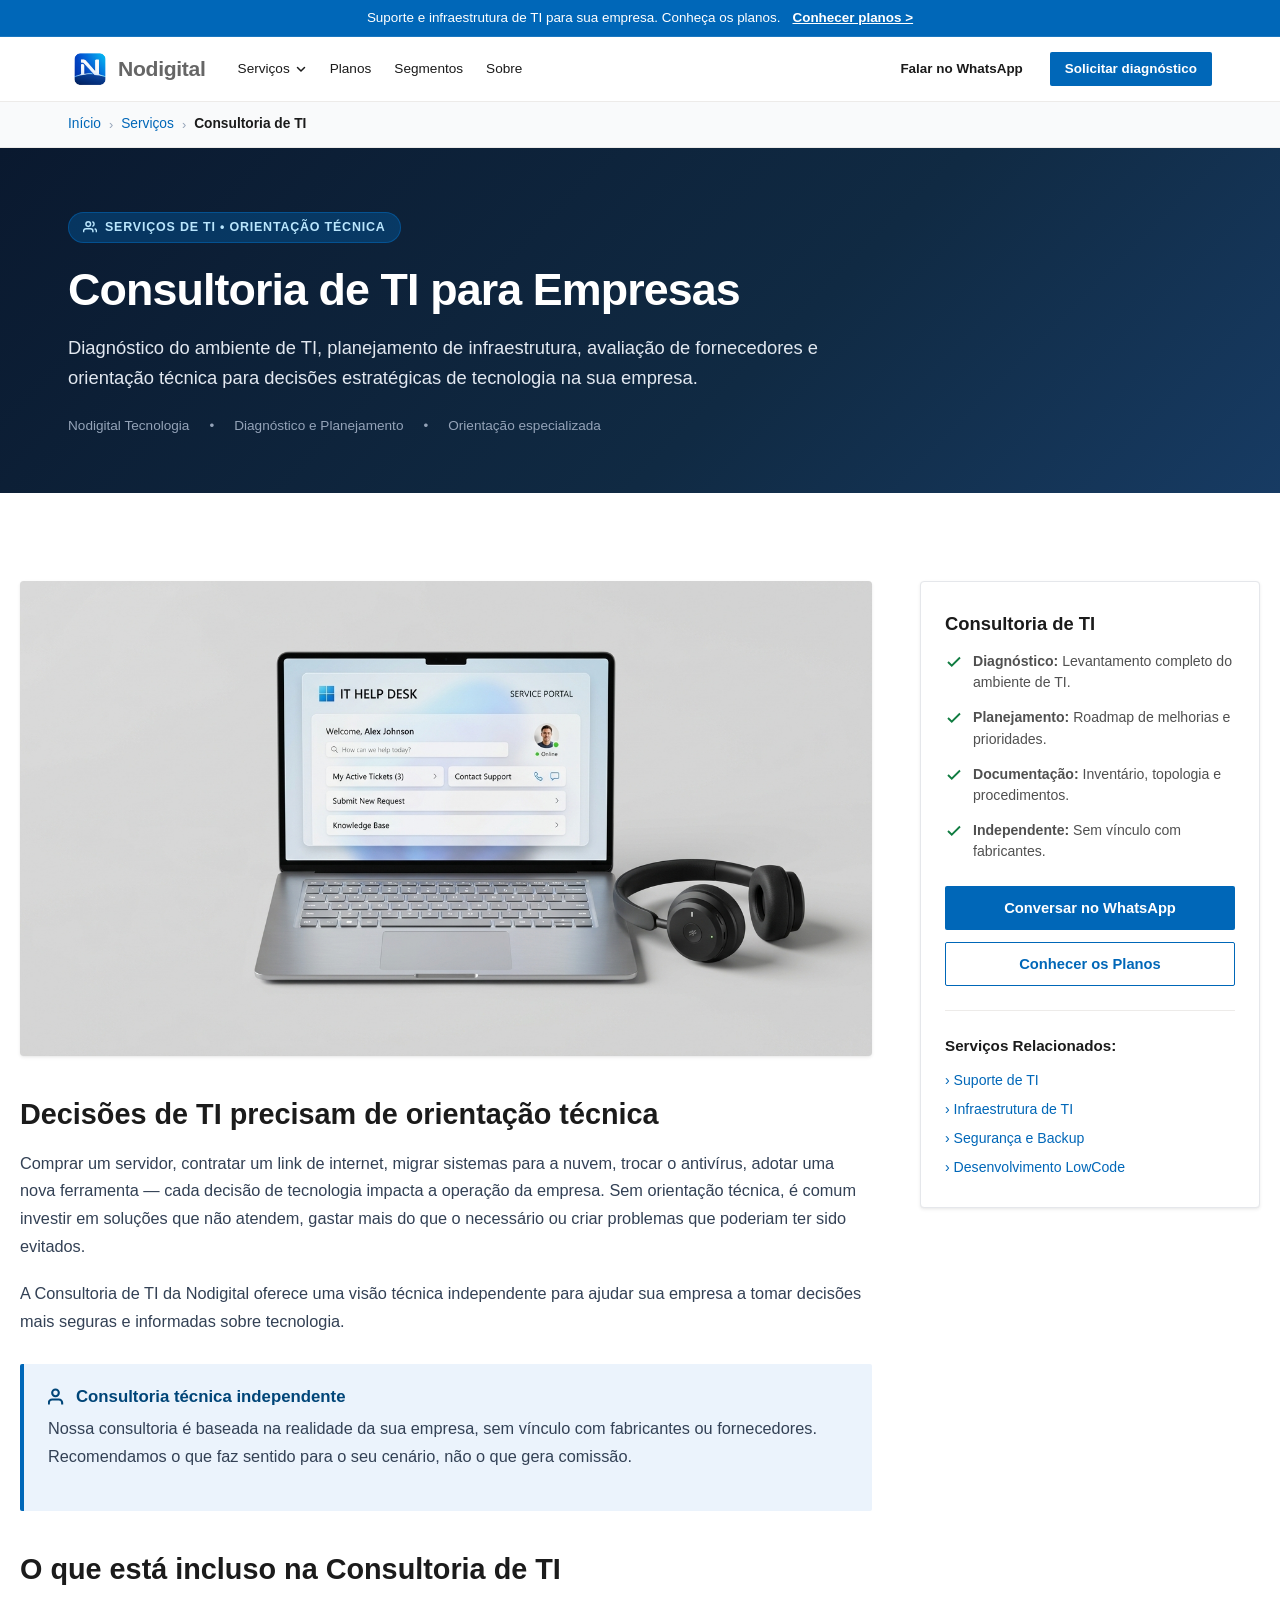
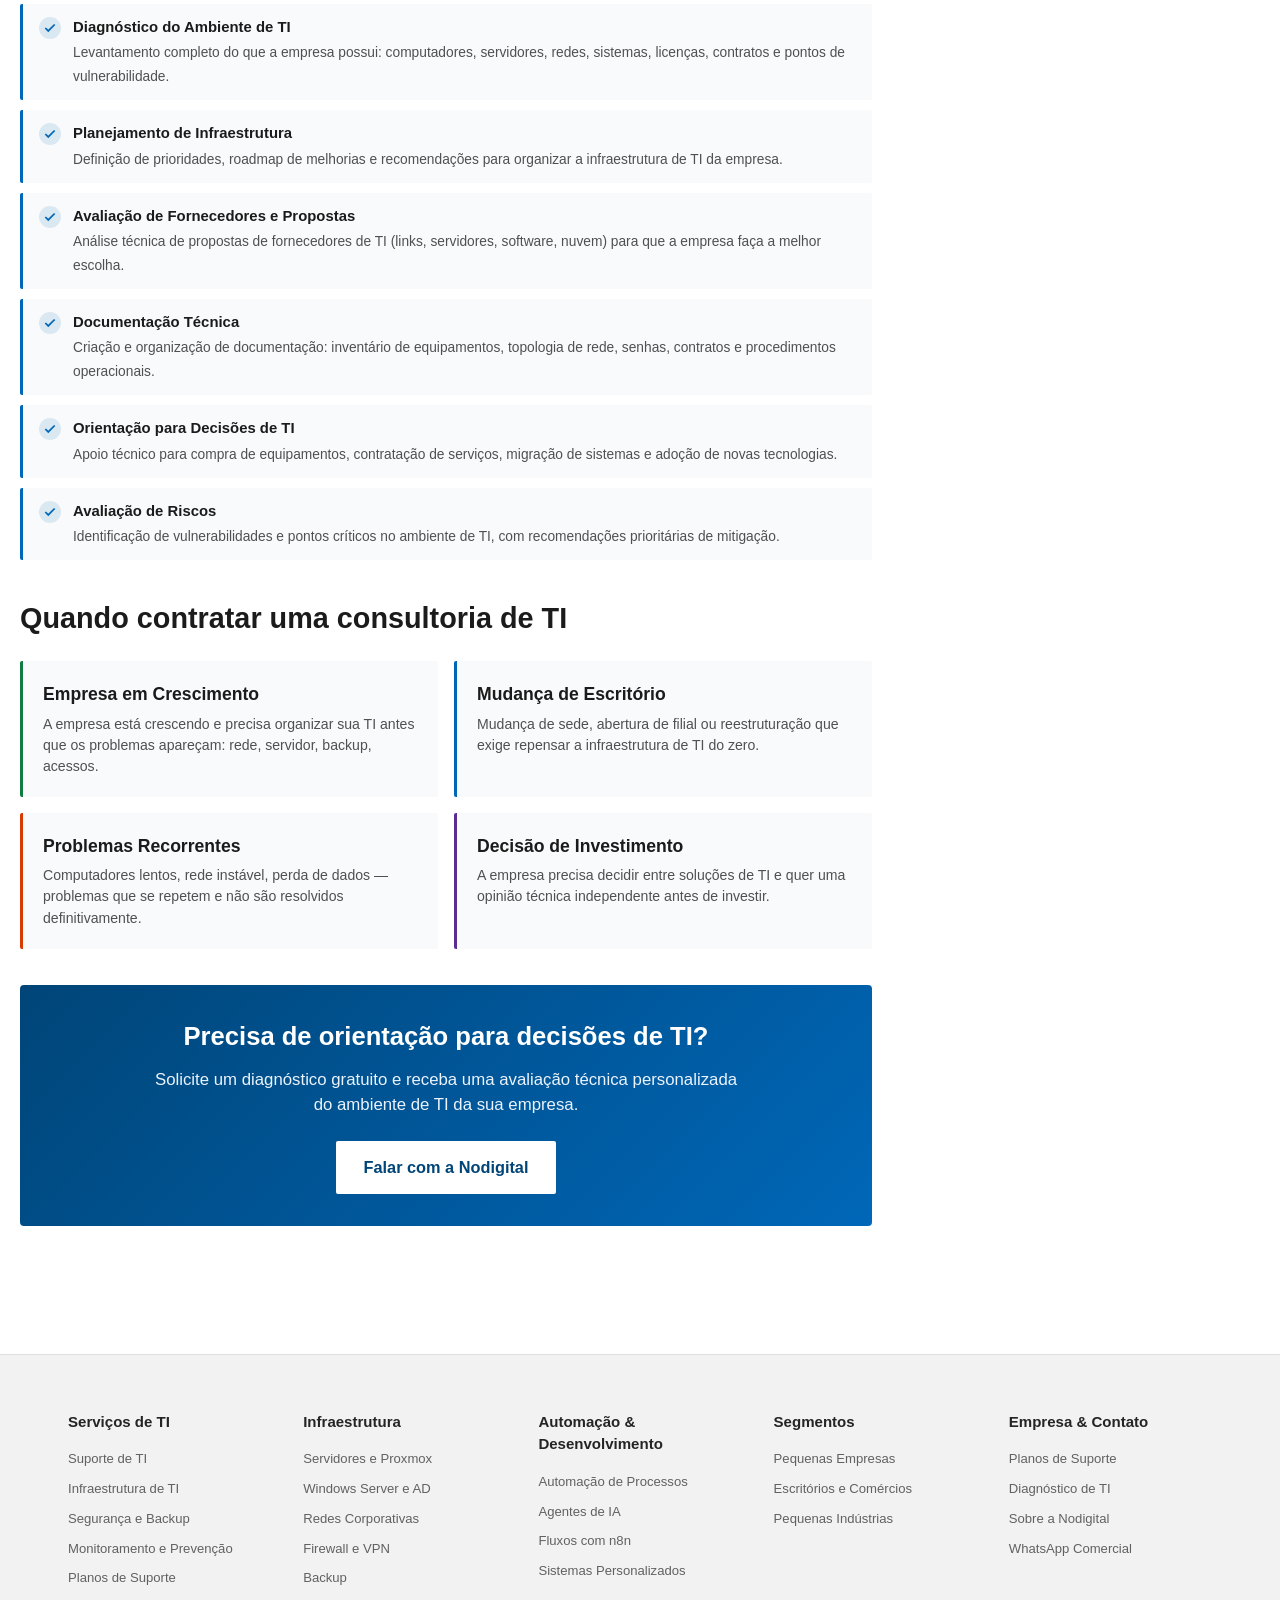
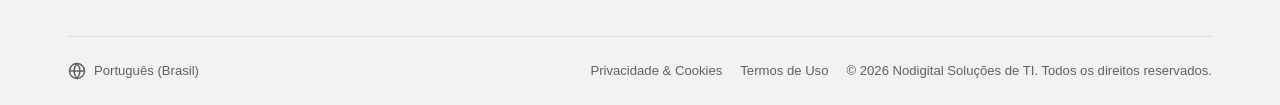
<file: consultoria-de-ti.html>
<!DOCTYPE html>
<html lang="pt-BR">

<head>
  <meta charset="UTF-8" />
  <meta name="viewport" content="width=device-width, initial-scale=1.0" />
  <title>Consultoria de TI para Empresas | Nodigital Tecnologia</title>
  <meta name="description" content="Consultoria de TI para empresas: diagnóstico de ambiente, planejamento de infraestrutura, avaliação de fornecedores e documentação técnica. Nodigital." />
  <meta name="keywords" content="consultoria de TI, diagnóstico de TI, planejamento de infraestrutura, avaliação de fornecedores, documentação técnica, Nodigital" />
  <meta property="og:type" content="website" />
  <meta property="og:title" content="Consultoria de TI para Empresas | Nodigital Tecnologia" />
  <meta property="og:description" content="Consultoria de TI: diagnóstico, planejamento, documentação e orientação para decisões de tecnologia na sua empresa." />
  <meta property="og:locale" content="pt_BR" />
  <link rel="icon" type="image/png" href="assets/img/logo.png" />
  <link rel="stylesheet" href="styles.css?v=2.5" />
</head>

<body>
  <div class="ms-topbar"><div class="ms-container ms-topbar__content"><span class="ms-topbar__text ms-topbar__text-desktop">Suporte e infraestrutura de TI para sua empresa. Conheça os planos.</span><span class="ms-topbar__text ms-topbar__text-mobile">Planos de TI a partir de R$ 297/mês</span><a href="index.html#planos" class="ms-topbar__link">Conhecer planos &gt;</a></div></div>

  <header class="ms-header" id="header">
    <div class="ms-container ms-header__nav">
      <div class="ms-header__left">
        <a href="index.html" class="ms-brand" aria-label="Nodigital Início"><img src="assets/img/logo.png" alt="Nodigital Logo" class="ms-brand__img" width="44" height="44" /><span class="ms-brand__text">Nodigital</span></a>
        <nav class="ms-nav" aria-label="Navegação Principal">
          <ul class="ms-nav__list">
            <li class="ms-nav__item">
              <a href="index.html#solucoes" class="ms-nav__link">Serviços <svg width="12" height="12" viewBox="0 0 12 12" fill="none"><path d="M2.5 4.5L6 8L9.5 4.5" stroke="currentColor" stroke-width="1.5" stroke-linecap="round" stroke-linejoin="round" /></svg></a>
              <div class="ms-simple-dropdown">
                <a href="suporte-de-ti.html" class="ms-simple-dropdown__link">Suporte de TI</a>
                <a href="infraestrutura-de-ti.html" class="ms-simple-dropdown__link">Infraestrutura de TI</a>
                <a href="seguranca-e-backup.html" class="ms-simple-dropdown__link">Segurança e Backup</a>
                <a href="monitoramento-e-prevencao.html" class="ms-simple-dropdown__link">Monitoramento e Prevenção</a>
                <a href="firewall-utm.html" class="ms-simple-dropdown__link">Firewall UTM</a>
                <a href="desenvolvimento-lowcode.html" class="ms-simple-dropdown__link">Desenvolvimento LowCode</a>
                <a href="consultoria-de-ti.html" class="ms-simple-dropdown__link" style="color:var(--ms-blue-primary); font-weight:700;">Consultoria de TI</a>
              </div>
            </li>
            <li class="ms-nav__item"><a href="index.html#planos" class="ms-nav__link">Planos</a></li>
            <li class="ms-nav__item"><a href="index.html#segmentos" class="ms-nav__link">Segmentos</a></li>
            <li class="ms-nav__item"><a href="index.html#contato" class="ms-nav__link">Sobre</a></li>
          </ul>
        </nav>
      </div>
      <div class="ms-nav__actions">
        <a href="https://api.whatsapp.com/send?phone=5511983641085&text=Ol%C3%A1!%20Gostaria%20de%20conversar%20sobre%20consultoria%20de%20TI." target="_blank" rel="noopener" class="ms-btn ms-btn--ghost ms-btn--sm">Falar no WhatsApp</a>
        <a href="index.html#contato" class="ms-btn ms-btn--primary ms-btn--sm open-contact-modal">Solicitar diagnóstico</a>
        <button class="ms-menu-btn" aria-label="Abrir menu de navegação"><svg width="24" height="24" viewBox="0 0 24 24" fill="none" stroke="currentColor" stroke-width="2"><line x1="3" y1="12" x2="21" y2="12"></line><line x1="3" y1="6" x2="21" y2="6"></line><line x1="3" y1="18" x2="21" y2="18"></line></svg></button>
      </div>
    </div>
  </header>

  <div class="ms-mobile-drawer" id="mobile-drawer"><div class="ms-mobile-drawer__content"><div class="ms-mobile-drawer__header"><div class="ms-brand"><img src="assets/img/logo.png" alt="Nodigital Logo" class="ms-brand__img" width="44" height="44" /><span class="ms-brand__text">Nodigital</span></div><button class="ms-drawer-close" style="background:none;border:none;font-size:1.5rem;cursor:pointer;">&times;</button></div><div class="ms-mobile-nav"><a href="suporte-de-ti.html">Suporte de TI <span>&gt;</span></a><a href="infraestrutura-de-ti.html">Infraestrutura de TI <span>&gt;</span></a><a href="seguranca-e-backup.html">Segurança e Backup <span>&gt;</span></a><a href="monitoramento-e-prevencao.html">Monitoramento <span>&gt;</span></a><a href="firewall-utm.html">Firewall UTM <span>&gt;</span></a><a href="desenvolvimento-lowcode.html">Desenvolvimento LowCode <span>&gt;</span></a><a href="consultoria-de-ti.html" style="color:var(--ms-blue-primary); font-weight:700;">Consultoria de TI <span>&gt;</span></a><a href="index.html#planos">Planos <span>&gt;</span></a><a href="index.html#contato">Sobre <span>&gt;</span></a></div><div style="margin-top:auto; display:flex; flex-direction:column; gap:10px;"><a href="https://api.whatsapp.com/send?phone=5511983641085&text=Ol%C3%A1!%20Gostaria%20de%20conversar%20sobre%20consultoria%20de%20TI." target="_blank" rel="noopener" class="ms-btn ms-btn--primary">Falar no WhatsApp</a><a href="index.html#contato" class="ms-btn ms-btn--secondary open-contact-modal">Solicitar diagnóstico</a></div></div></div>

  <nav class="ms-breadcrumb" aria-label="Trilha de Navegação"><div class="ms-container"><ul class="ms-breadcrumb__list"><li><a href="index.html" class="ms-breadcrumb__link">Início</a></li><li class="ms-breadcrumb__separator">&rsaquo;</li><li><a href="index.html#solucoes" class="ms-breadcrumb__link">Serviços</a></li><li class="ms-breadcrumb__separator">&rsaquo;</li><li class="ms-breadcrumb__current" aria-current="page">Consultoria de TI</li></ul></div></nav>

  <main>
    <section class="ms-article-hero">
      <div class="ms-container">
        <span class="ms-article-hero__badge">
          <svg width="14" height="14" viewBox="0 0 24 24" fill="none" stroke="currentColor" stroke-width="2.5"><path d="M17 21v-2a4 4 0 0 0-4-4H5a4 4 0 0 0-4 4v2"></path><circle cx="9" cy="7" r="4"></circle><path d="M23 21v-2a4 4 0 0 0-3-3.87"></path><path d="M16 3.13a4 4 0 0 1 0 7.75"></path></svg>
          Serviços de TI • Orientação Técnica
        </span>
        <h1 class="ms-article-hero__title">Consultoria de TI para Empresas</h1>
        <p class="ms-article-hero__lead">Diagnóstico do ambiente de TI, planejamento de infraestrutura, avaliação de fornecedores e orientação técnica para decisões estratégicas de tecnologia na sua empresa.</p>
        <div class="ms-article-hero__meta"><span>Nodigital Tecnologia</span><span>•</span><span>Diagnóstico e Planejamento</span><span>•</span><span>Orientação especializada</span></div>
      </div>
    </section>

    <section class="ms-section" style="background-color: #FFFFFF; padding-top: 32px;">
      <div class="ms-container ms-article-layout">
        <article class="ms-prose">
          <div style="border-radius: var(--radius-sm); overflow: hidden; margin-bottom: 32px; box-shadow: var(--shadow-sm); background-color: #F2F2F2;">
            <img src="assets/img/card-suporte.jpg" alt="Consultoria de TI para Empresas" style="width: 100%; height: auto; display: block;" />
          </div>

          <h2>Decisões de TI precisam de orientação técnica</h2>
          <p>Comprar um servidor, contratar um link de internet, migrar sistemas para a nuvem, trocar o antivírus, adotar uma nova ferramenta — cada decisão de tecnologia impacta a operação da empresa. Sem orientação técnica, é comum investir em soluções que não atendem, gastar mais do que o necessário ou criar problemas que poderiam ter sido evitados.</p>
          <p>A Consultoria de TI da Nodigital oferece uma visão técnica independente para ajudar sua empresa a tomar decisões mais seguras e informadas sobre tecnologia.</p>

          <div class="ms-callout">
            <div class="ms-callout__title">
              <svg width="20" height="20" viewBox="0 0 24 24" fill="none" stroke="currentColor" stroke-width="2.5"><path d="M17 21v-2a4 4 0 0 0-4-4H5a4 4 0 0 0-4 4v2"></path><circle cx="9" cy="7" r="4"></circle></svg>
              Consultoria técnica independente
            </div>
            <p class="ms-callout__text">Nossa consultoria é baseada na realidade da sua empresa, sem vínculo com fabricantes ou fornecedores. Recomendamos o que faz sentido para o seu cenário, não o que gera comissão.</p>
          </div>

          <h2>O que está incluso na Consultoria de TI</h2>
          <ul class="ms-modal__feature-list">
            <li class="ms-modal__feature-row"><div class="ms-modal__feature-icon"><svg width="14" height="14" viewBox="0 0 24 24" fill="none" stroke="currentColor" stroke-width="3"><polyline points="20 6 9 17 4 12"></polyline></svg></div><div class="ms-modal__feature-text"><strong>Diagnóstico do Ambiente de TI</strong><span>Levantamento completo do que a empresa possui: computadores, servidores, redes, sistemas, licenças, contratos e pontos de vulnerabilidade.</span></div></li>
            <li class="ms-modal__feature-row"><div class="ms-modal__feature-icon"><svg width="14" height="14" viewBox="0 0 24 24" fill="none" stroke="currentColor" stroke-width="3"><polyline points="20 6 9 17 4 12"></polyline></svg></div><div class="ms-modal__feature-text"><strong>Planejamento de Infraestrutura</strong><span>Definição de prioridades, roadmap de melhorias e recomendações para organizar a infraestrutura de TI da empresa.</span></div></li>
            <li class="ms-modal__feature-row"><div class="ms-modal__feature-icon"><svg width="14" height="14" viewBox="0 0 24 24" fill="none" stroke="currentColor" stroke-width="3"><polyline points="20 6 9 17 4 12"></polyline></svg></div><div class="ms-modal__feature-text"><strong>Avaliação de Fornecedores e Propostas</strong><span>Análise técnica de propostas de fornecedores de TI (links, servidores, software, nuvem) para que a empresa faça a melhor escolha.</span></div></li>
            <li class="ms-modal__feature-row"><div class="ms-modal__feature-icon"><svg width="14" height="14" viewBox="0 0 24 24" fill="none" stroke="currentColor" stroke-width="3"><polyline points="20 6 9 17 4 12"></polyline></svg></div><div class="ms-modal__feature-text"><strong>Documentação Técnica</strong><span>Criação e organização de documentação: inventário de equipamentos, topologia de rede, senhas, contratos e procedimentos operacionais.</span></div></li>
            <li class="ms-modal__feature-row"><div class="ms-modal__feature-icon"><svg width="14" height="14" viewBox="0 0 24 24" fill="none" stroke="currentColor" stroke-width="3"><polyline points="20 6 9 17 4 12"></polyline></svg></div><div class="ms-modal__feature-text"><strong>Orientação para Decisões de TI</strong><span>Apoio técnico para compra de equipamentos, contratação de serviços, migração de sistemas e adoção de novas tecnologias.</span></div></li>
            <li class="ms-modal__feature-row"><div class="ms-modal__feature-icon"><svg width="14" height="14" viewBox="0 0 24 24" fill="none" stroke="currentColor" stroke-width="3"><polyline points="20 6 9 17 4 12"></polyline></svg></div><div class="ms-modal__feature-text"><strong>Avaliação de Riscos</strong><span>Identificação de vulnerabilidades e pontos críticos no ambiente de TI, com recomendações prioritárias de mitigação.</span></div></li>
          </ul>

          <h2>Quando contratar uma consultoria de TI</h2>
          <div style="display:grid; grid-template-columns: 1fr 1fr; gap:16px; margin: 24px 0;">
            <div style="background:var(--ms-bg-subtle); padding:20px; border-radius:var(--radius-xs); border-left:3px solid #107C41;">
              <h4 style="margin:0 0 6px 0; color:var(--ms-text-primary); font-size:1.1rem;">Empresa em Crescimento</h4>
              <p style="font-size:0.88rem; color:var(--ms-text-secondary); margin:0; line-height:1.5;">A empresa está crescendo e precisa organizar sua TI antes que os problemas apareçam: rede, servidor, backup, acessos.</p>
            </div>
            <div style="background:var(--ms-bg-subtle); padding:20px; border-radius:var(--radius-xs); border-left:3px solid #0067B8;">
              <h4 style="margin:0 0 6px 0; color:var(--ms-text-primary); font-size:1.1rem;">Mudança de Escritório</h4>
              <p style="font-size:0.88rem; color:var(--ms-text-secondary); margin:0; line-height:1.5;">Mudança de sede, abertura de filial ou reestruturação que exige repensar a infraestrutura de TI do zero.</p>
            </div>
            <div style="background:var(--ms-bg-subtle); padding:20px; border-radius:var(--radius-xs); border-left:3px solid #D83B01;">
              <h4 style="margin:0 0 6px 0; color:var(--ms-text-primary); font-size:1.1rem;">Problemas Recorrentes</h4>
              <p style="font-size:0.88rem; color:var(--ms-text-secondary); margin:0; line-height:1.5;">Computadores lentos, rede instável, perda de dados — problemas que se repetem e não são resolvidos definitivamente.</p>
            </div>
            <div style="background:var(--ms-bg-subtle); padding:20px; border-radius:var(--radius-xs); border-left:3px solid #5C2D91;">
              <h4 style="margin:0 0 6px 0; color:var(--ms-text-primary); font-size:1.1rem;">Decisão de Investimento</h4>
              <p style="font-size:0.88rem; color:var(--ms-text-secondary); margin:0; line-height:1.5;">A empresa precisa decidir entre soluções de TI e quer uma opinião técnica independente antes de investir.</p>
            </div>
          </div>

          <div style="margin-top: 36px; padding: 32px; background: linear-gradient(135deg, #004578 0%, #0067B8 100%); border-radius: var(--radius-sm); color: #FFFFFF; text-align: center;">
            <h3 style="color: #FFFFFF; font-size: 1.6rem; margin: 0 0 12px 0;">Precisa de orientação para decisões de TI?</h3>
            <p style="color: #EBF3FC; font-size: 1.05rem; max-width: 600px; margin: 0 auto 24px; line-height: 1.5;">Solicite um diagnóstico gratuito e receba uma avaliação técnica personalizada do ambiente de TI da sua empresa.</p>
            <a href="https://api.whatsapp.com/send?phone=5511983641085&text=Ol%C3%A1!%20Gostaria%20de%20conversar%20sobre%20consultoria%20de%20TI%20para%20minha%20empresa." target="_blank" rel="noopener" class="ms-btn ms-btn--primary ms-btn--lg" style="background: #FFFFFF; color: #004578; font-weight: 700; border: none;">Falar com a Nodigital</a>
          </div>
        </article>

        <aside>
          <div class="ms-sidebar-card">
            <h3 class="ms-sidebar-card__title">Consultoria de TI</h3>
            <ul style="list-style: none; padding: 0; margin: 0 0 24px 0; display: flex; flex-direction: column; gap: 14px; font-size: 0.88rem; color: var(--ms-text-secondary);">
              <li style="display: flex; gap: 10px; align-items: flex-start;"><svg width="18" height="18" viewBox="0 0 24 24" fill="none" stroke="#107C41" stroke-width="2.5" style="flex-shrink:0; margin-top:2px;"><polyline points="20 6 9 17 4 12"></polyline></svg><span><strong>Diagnóstico:</strong> Levantamento completo do ambiente de TI.</span></li>
              <li style="display: flex; gap: 10px; align-items: flex-start;"><svg width="18" height="18" viewBox="0 0 24 24" fill="none" stroke="#107C41" stroke-width="2.5" style="flex-shrink:0; margin-top:2px;"><polyline points="20 6 9 17 4 12"></polyline></svg><span><strong>Planejamento:</strong> Roadmap de melhorias e prioridades.</span></li>
              <li style="display: flex; gap: 10px; align-items: flex-start;"><svg width="18" height="18" viewBox="0 0 24 24" fill="none" stroke="#107C41" stroke-width="2.5" style="flex-shrink:0; margin-top:2px;"><polyline points="20 6 9 17 4 12"></polyline></svg><span><strong>Documentação:</strong> Inventário, topologia e procedimentos.</span></li>
              <li style="display: flex; gap: 10px; align-items: flex-start;"><svg width="18" height="18" viewBox="0 0 24 24" fill="none" stroke="#107C41" stroke-width="2.5" style="flex-shrink:0; margin-top:2px;"><polyline points="20 6 9 17 4 12"></polyline></svg><span><strong>Independente:</strong> Sem vínculo com fabricantes.</span></li>
            </ul>
            <a href="https://api.whatsapp.com/send?phone=5511983641085&text=Ol%C3%A1!%20Gostaria%20de%20conversar%20sobre%20consultoria%20de%20TI." target="_blank" rel="noopener" class="ms-btn ms-btn--primary" style="width: 100%; text-align: center; margin-bottom: 12px; display: block;">Conversar no WhatsApp</a>
            <a href="index.html#planos" class="ms-btn ms-btn--secondary" style="width: 100%; text-align: center; display: block;">Conhecer os Planos</a>
            <hr style="border: 0; border-top: 1px solid var(--ms-border-subtle); margin: 24px 0;" />
            <h4 style="font-size: 0.95rem; font-weight: 700; margin-bottom: 12px; color: var(--ms-text-primary);">Serviços Relacionados:</h4>
            <ul style="list-style: none; padding: 0; margin: 0; display: flex; flex-direction: column; gap: 8px; font-size: 0.88rem;">
              <li><a href="suporte-de-ti.html" style="color: var(--ms-blue-primary); text-decoration: none;">&rsaquo; Suporte de TI</a></li>
              <li><a href="infraestrutura-de-ti.html" style="color: var(--ms-blue-primary); text-decoration: none;">&rsaquo; Infraestrutura de TI</a></li>
              <li><a href="seguranca-e-backup.html" style="color: var(--ms-blue-primary); text-decoration: none;">&rsaquo; Segurança e Backup</a></li>
              <li><a href="desenvolvimento-lowcode.html" style="color: var(--ms-blue-primary); text-decoration: none;">&rsaquo; Desenvolvimento LowCode</a></li>
            </ul>
          </div>
        </aside>
      </div>
    </section>
  </main>

  <footer class="ms-footer"><div class="ms-container"><div class="ms-footer__grid"><div><h4 class="ms-footer__col-title">Serviços de TI</h4><ul class="ms-footer__list"><li><a href="suporte-de-ti.html" class="ms-footer__link">Suporte de TI</a></li><li><a href="infraestrutura-de-ti.html" class="ms-footer__link">Infraestrutura de TI</a></li><li><a href="seguranca-e-backup.html" class="ms-footer__link">Segurança e Backup</a></li><li><a href="monitoramento-e-prevencao.html" class="ms-footer__link">Monitoramento e Prevenção</a></li><li><a href="index.html#planos" class="ms-footer__link">Planos de Suporte</a></li></ul></div><div><h4 class="ms-footer__col-title">Infraestrutura</h4><ul class="ms-footer__list"><li><a href="infraestrutura-de-ti.html" class="ms-footer__link">Servidores e Proxmox</a></li><li><a href="infraestrutura-de-ti.html" class="ms-footer__link">Windows Server e AD</a></li><li><a href="infraestrutura-de-ti.html" class="ms-footer__link">Redes Corporativas</a></li><li><a href="firewall-utm.html" class="ms-footer__link">Firewall e VPN</a></li><li><a href="seguranca-e-backup.html" class="ms-footer__link">Backup</a></li></ul></div><div><h4 class="ms-footer__col-title">Automação & Desenvolvimento</h4><ul class="ms-footer__list"><li><a href="desenvolvimento-lowcode.html" class="ms-footer__link">Automação de Processos</a></li><li><a href="desenvolvimento-lowcode.html" class="ms-footer__link">Agentes de IA</a></li><li><a href="desenvolvimento-lowcode.html" class="ms-footer__link">Fluxos com n8n</a></li><li><a href="desenvolvimento-lowcode.html" class="ms-footer__link">Sistemas Personalizados</a></li></ul></div><div><h4 class="ms-footer__col-title">Segmentos</h4><ul class="ms-footer__list"><li><a href="index.html#segmentos" class="ms-footer__link">Pequenas Empresas</a></li><li><a href="index.html#segmentos" class="ms-footer__link">Escritórios e Comércios</a></li><li><a href="index.html#segmentos" class="ms-footer__link">Pequenas Indústrias</a></li></ul></div><div><h4 class="ms-footer__col-title">Empresa & Contato</h4><ul class="ms-footer__list"><li><a href="index.html#planos" class="ms-footer__link">Planos de Suporte</a></li><li><a href="index.html#contato" class="ms-footer__link">Diagnóstico de TI</a></li><li><a href="index.html#contato" class="ms-footer__link">Sobre a Nodigital</a></li><li><a href="https://api.whatsapp.com/send?phone=5511983641085&text=Ol%C3%A1!%20Gostaria%20de%20conversar%20sobre%20os%20servi%C3%A7os%20da%20Nodigital." target="_blank" rel="noopener" class="ms-footer__link">WhatsApp Comercial</a></li></ul></div></div><div class="ms-footer__bottom"><div class="ms-footer__lang"><svg width="18" height="18" viewBox="0 0 24 24" fill="none" stroke="currentColor" stroke-width="2"><circle cx="12" cy="12" r="10"></circle><line x1="2" y1="12" x2="22" y2="12"></line><path d="M12 2a15.3 15.3 0 0 1 4 10 15.3 15.3 0 0 1-4 10 15.3 15.3 0 0 1-4-10 15.3 15.3 0 0 1 4-10z"></path></svg><span>Português (Brasil)</span></div><div class="ms-footer__legal"><a href="#">Privacidade & Cookies</a><a href="#">Termos de Uso</a><span>© 2026 Nodigital Soluções de TI. Todos os direitos reservados.</span></div></div></div></footer>
  <script src="script.js"></script>
</body>
</html>
</file>
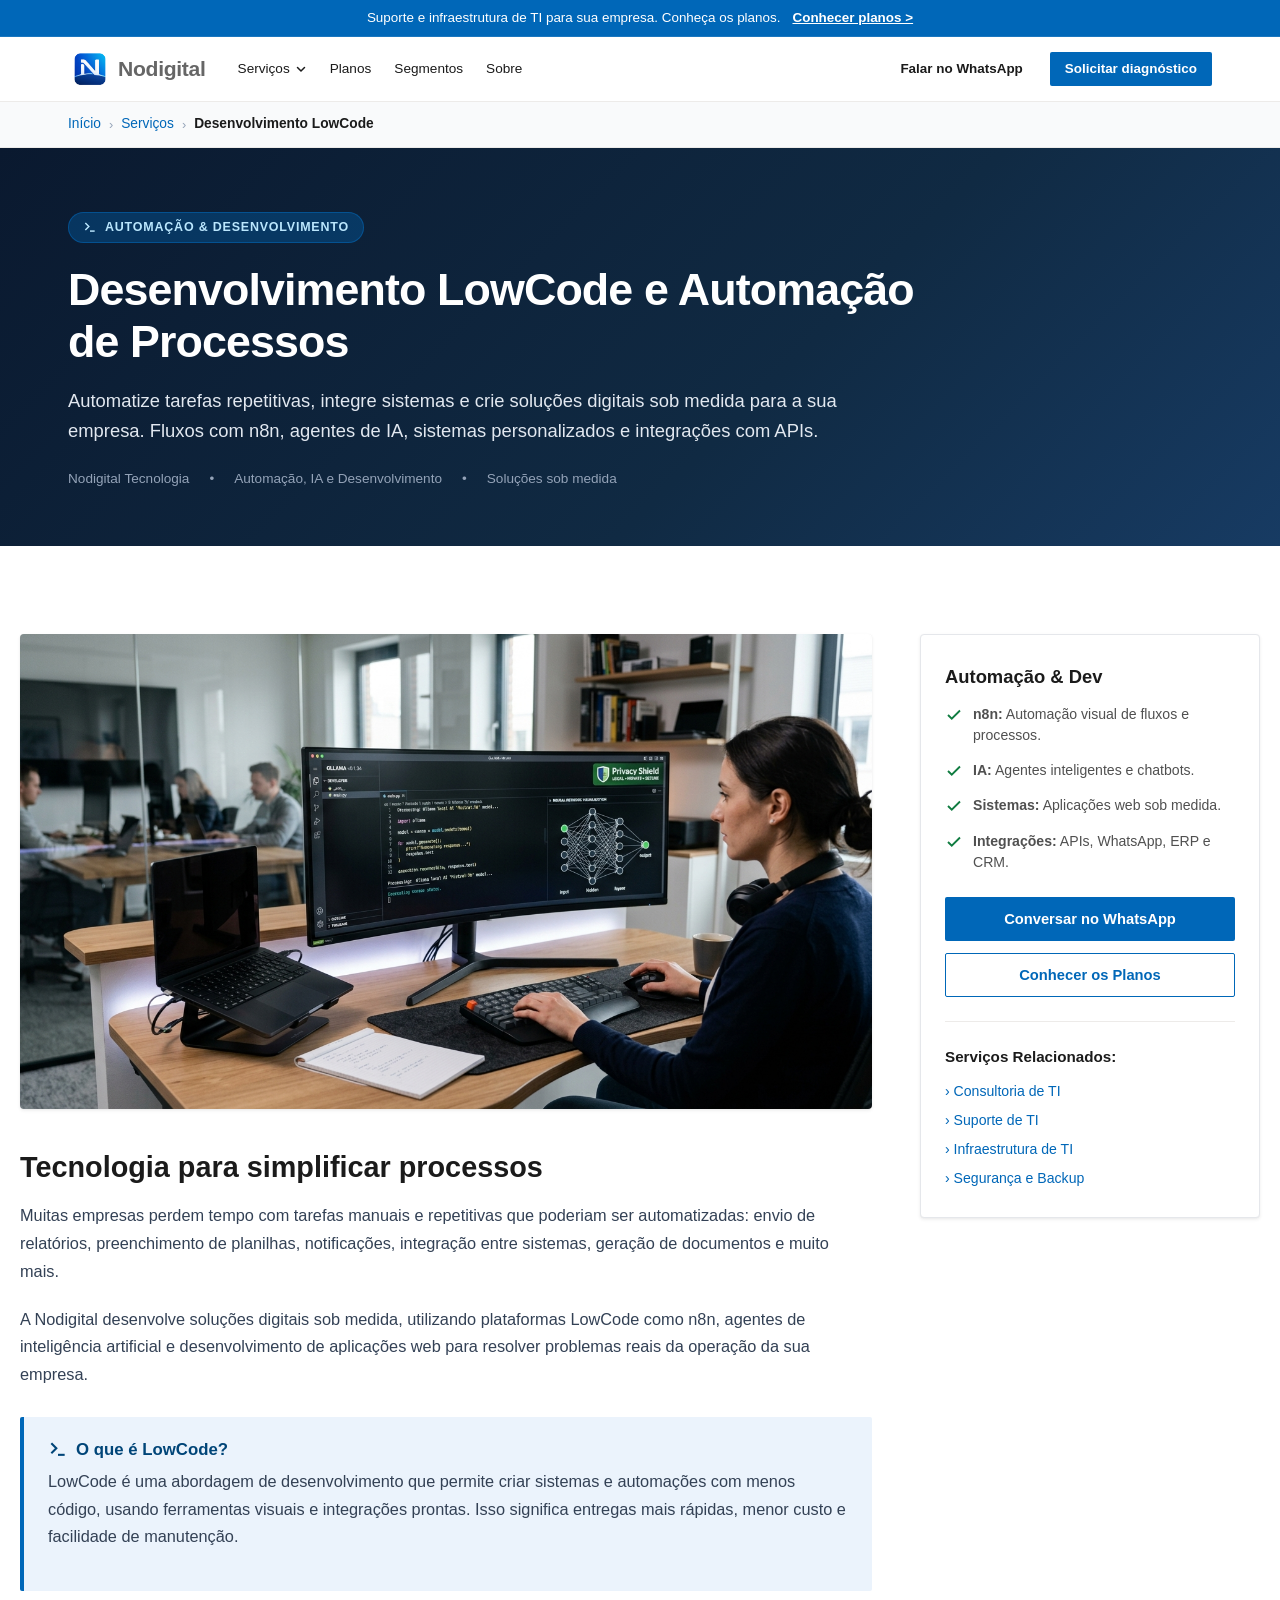
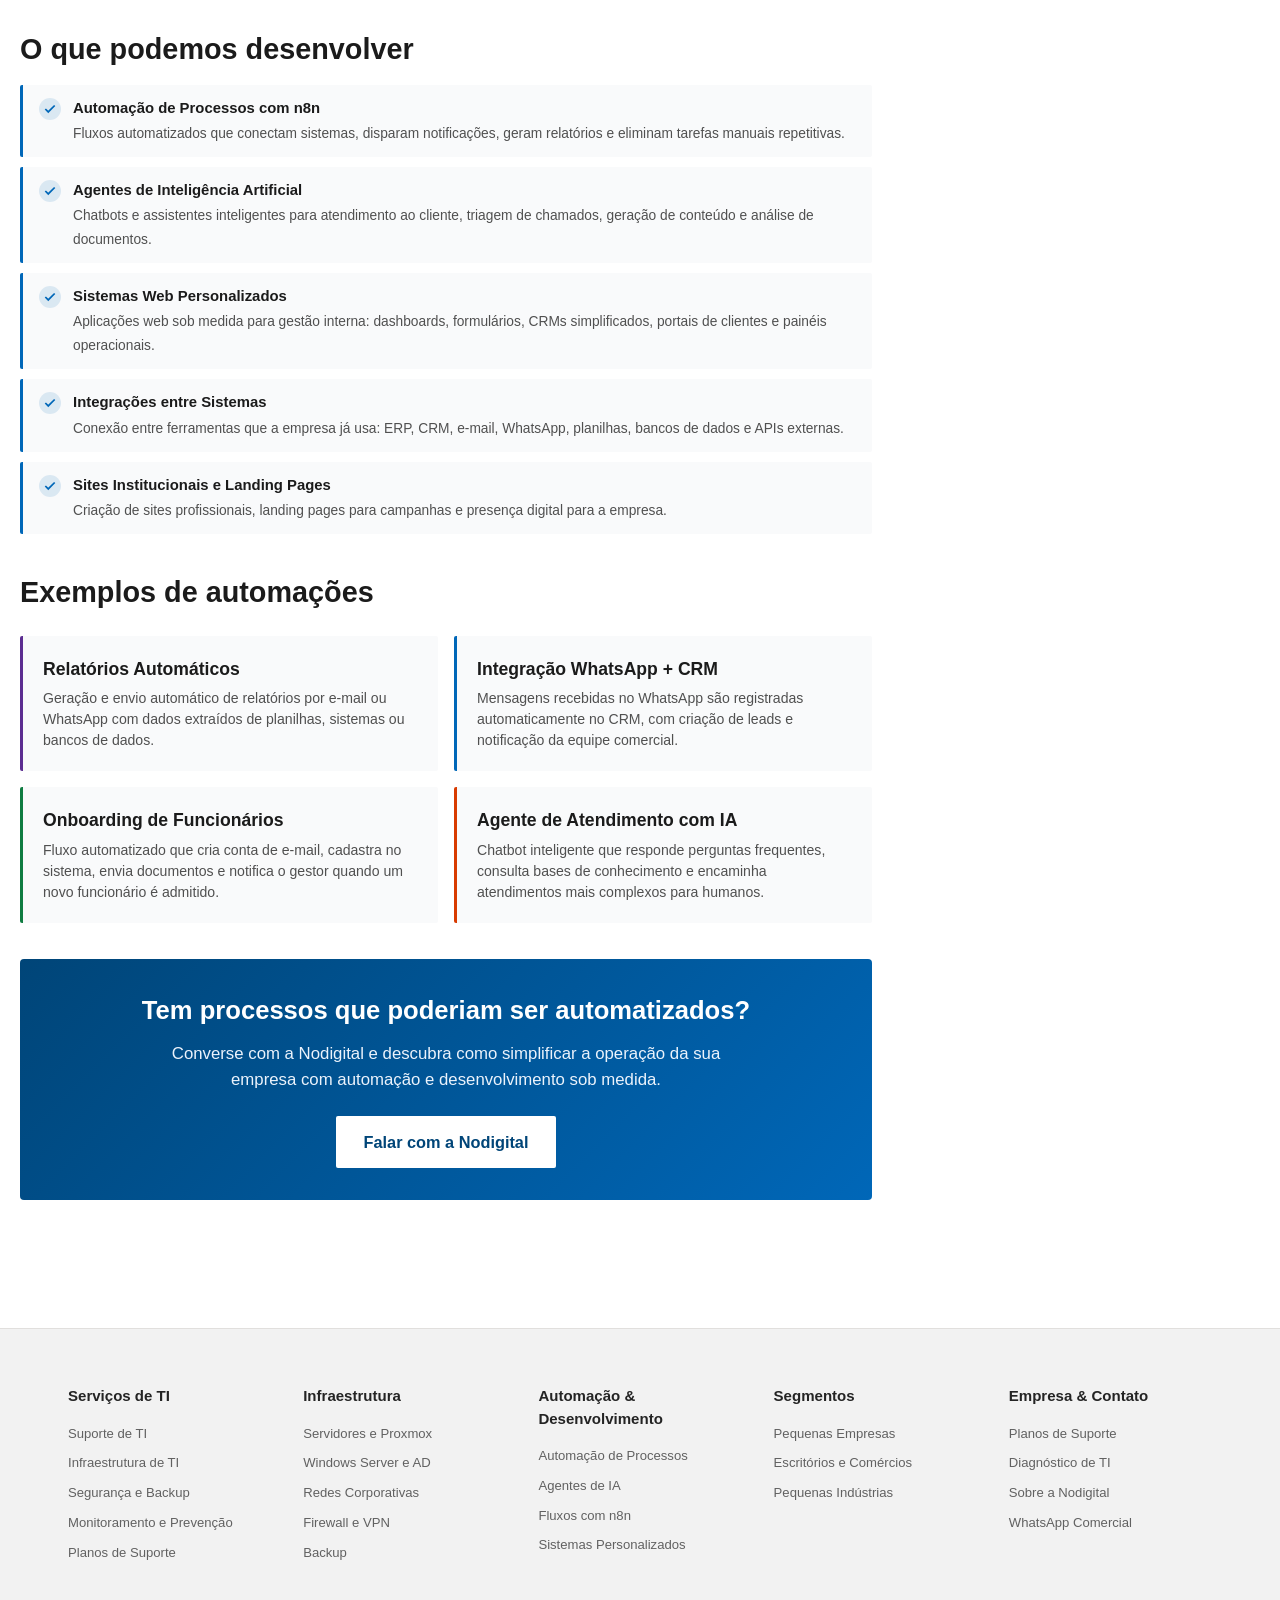
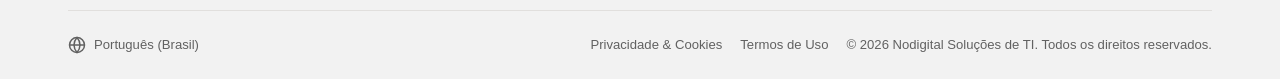
<file: desenvolvimento-lowcode.html>
<!DOCTYPE html>
<html lang="pt-BR">

<head>
  <meta charset="UTF-8" />
  <meta name="viewport" content="width=device-width, initial-scale=1.0" />
  <title>Desenvolvimento LowCode e Automação | Nodigital Tecnologia</title>
  <meta name="description" content="Automação de processos com n8n, agentes de IA, desenvolvimento de sistemas personalizados e integrações para empresas. Nodigital Tecnologia." />
  <meta name="keywords" content="desenvolvimento lowcode, automação de processos, n8n, agentes de IA, sistemas personalizados, integração de APIs, Nodigital" />
  <meta property="og:type" content="website" />
  <meta property="og:title" content="Desenvolvimento LowCode e Automação | Nodigital Tecnologia" />
  <meta property="og:description" content="Automação de processos, agentes de IA, n8n e desenvolvimento de sistemas personalizados para empresas." />
  <meta property="og:locale" content="pt_BR" />
  <link rel="icon" type="image/png" href="assets/img/logo.png" />
  <link rel="stylesheet" href="styles.css?v=2.5" />
</head>

<body>
  <div class="ms-topbar"><div class="ms-container ms-topbar__content"><span class="ms-topbar__text ms-topbar__text-desktop">Suporte e infraestrutura de TI para sua empresa. Conheça os planos.</span><span class="ms-topbar__text ms-topbar__text-mobile">Planos de TI a partir de R$ 297/mês</span><a href="index.html#planos" class="ms-topbar__link">Conhecer planos &gt;</a></div></div>

  <header class="ms-header" id="header">
    <div class="ms-container ms-header__nav">
      <div class="ms-header__left">
        <a href="index.html" class="ms-brand" aria-label="Nodigital Início"><img src="assets/img/logo.png" alt="Nodigital Logo" class="ms-brand__img" width="44" height="44" /><span class="ms-brand__text">Nodigital</span></a>
        <nav class="ms-nav" aria-label="Navegação Principal">
          <ul class="ms-nav__list">
            <li class="ms-nav__item">
              <a href="index.html#solucoes" class="ms-nav__link">Serviços <svg width="12" height="12" viewBox="0 0 12 12" fill="none"><path d="M2.5 4.5L6 8L9.5 4.5" stroke="currentColor" stroke-width="1.5" stroke-linecap="round" stroke-linejoin="round" /></svg></a>
              <div class="ms-simple-dropdown">
                <a href="suporte-de-ti.html" class="ms-simple-dropdown__link">Suporte de TI</a>
                <a href="infraestrutura-de-ti.html" class="ms-simple-dropdown__link">Infraestrutura de TI</a>
                <a href="seguranca-e-backup.html" class="ms-simple-dropdown__link">Segurança e Backup</a>
                <a href="monitoramento-e-prevencao.html" class="ms-simple-dropdown__link">Monitoramento e Prevenção</a>
                <a href="firewall-utm.html" class="ms-simple-dropdown__link">Firewall UTM</a>
                <a href="desenvolvimento-lowcode.html" class="ms-simple-dropdown__link" style="color:var(--ms-blue-primary); font-weight:700;">Desenvolvimento LowCode</a>
                <a href="consultoria-de-ti.html" class="ms-simple-dropdown__link">Consultoria de TI</a>
              </div>
            </li>
            <li class="ms-nav__item"><a href="index.html#planos" class="ms-nav__link">Planos</a></li>
            <li class="ms-nav__item"><a href="index.html#segmentos" class="ms-nav__link">Segmentos</a></li>
            <li class="ms-nav__item"><a href="index.html#contato" class="ms-nav__link">Sobre</a></li>
          </ul>
        </nav>
      </div>
      <div class="ms-nav__actions">
        <a href="https://api.whatsapp.com/send?phone=5511983641085&text=Ol%C3%A1!%20Gostaria%20de%20conversar%20sobre%20automa%C3%A7%C3%A3o%20e%20desenvolvimento." target="_blank" rel="noopener" class="ms-btn ms-btn--ghost ms-btn--sm">Falar no WhatsApp</a>
        <a href="index.html#contato" class="ms-btn ms-btn--primary ms-btn--sm open-contact-modal">Solicitar diagnóstico</a>
        <button class="ms-menu-btn" aria-label="Abrir menu de navegação"><svg width="24" height="24" viewBox="0 0 24 24" fill="none" stroke="currentColor" stroke-width="2"><line x1="3" y1="12" x2="21" y2="12"></line><line x1="3" y1="6" x2="21" y2="6"></line><line x1="3" y1="18" x2="21" y2="18"></line></svg></button>
      </div>
    </div>
  </header>

  <div class="ms-mobile-drawer" id="mobile-drawer"><div class="ms-mobile-drawer__content"><div class="ms-mobile-drawer__header"><div class="ms-brand"><img src="assets/img/logo.png" alt="Nodigital Logo" class="ms-brand__img" width="44" height="44" /><span class="ms-brand__text">Nodigital</span></div><button class="ms-drawer-close" style="background:none;border:none;font-size:1.5rem;cursor:pointer;">&times;</button></div><div class="ms-mobile-nav"><a href="suporte-de-ti.html">Suporte de TI <span>&gt;</span></a><a href="infraestrutura-de-ti.html">Infraestrutura de TI <span>&gt;</span></a><a href="seguranca-e-backup.html">Segurança e Backup <span>&gt;</span></a><a href="monitoramento-e-prevencao.html">Monitoramento <span>&gt;</span></a><a href="firewall-utm.html">Firewall UTM <span>&gt;</span></a><a href="desenvolvimento-lowcode.html" style="color:var(--ms-blue-primary); font-weight:700;">Desenvolvimento LowCode <span>&gt;</span></a><a href="consultoria-de-ti.html">Consultoria de TI <span>&gt;</span></a><a href="index.html#planos">Planos <span>&gt;</span></a><a href="index.html#contato">Sobre <span>&gt;</span></a></div><div style="margin-top:auto; display:flex; flex-direction:column; gap:10px;"><a href="https://api.whatsapp.com/send?phone=5511983641085&text=Ol%C3%A1!%20Gostaria%20de%20conversar%20sobre%20automa%C3%A7%C3%A3o%20e%20desenvolvimento." target="_blank" rel="noopener" class="ms-btn ms-btn--primary">Falar no WhatsApp</a><a href="index.html#contato" class="ms-btn ms-btn--secondary open-contact-modal">Solicitar diagnóstico</a></div></div></div>

  <nav class="ms-breadcrumb" aria-label="Trilha de Navegação"><div class="ms-container"><ul class="ms-breadcrumb__list"><li><a href="index.html" class="ms-breadcrumb__link">Início</a></li><li class="ms-breadcrumb__separator">&rsaquo;</li><li><a href="index.html#solucoes" class="ms-breadcrumb__link">Serviços</a></li><li class="ms-breadcrumb__separator">&rsaquo;</li><li class="ms-breadcrumb__current" aria-current="page">Desenvolvimento LowCode</li></ul></div></nav>

  <main>
    <section class="ms-article-hero">
      <div class="ms-container">
        <span class="ms-article-hero__badge">
          <svg width="14" height="14" viewBox="0 0 24 24" fill="none" stroke="currentColor" stroke-width="2.5"><polyline points="4 17 10 11 4 5"></polyline><line x1="12" y1="19" x2="20" y2="19"></line></svg>
          Automação & Desenvolvimento
        </span>
        <h1 class="ms-article-hero__title">Desenvolvimento LowCode e Automação de Processos</h1>
        <p class="ms-article-hero__lead">Automatize tarefas repetitivas, integre sistemas e crie soluções digitais sob medida para a sua empresa. Fluxos com n8n, agentes de IA, sistemas personalizados e integrações com APIs.</p>
        <div class="ms-article-hero__meta"><span>Nodigital Tecnologia</span><span>•</span><span>Automação, IA e Desenvolvimento</span><span>•</span><span>Soluções sob medida</span></div>
      </div>
    </section>

    <section class="ms-section" style="background-color: #FFFFFF; padding-top: 32px;">
      <div class="ms-container ms-article-layout">
        <article class="ms-prose">
          <div style="border-radius: var(--radius-sm); overflow: hidden; margin-bottom: 32px; box-shadow: var(--shadow-sm); background-color: #F2F2F2;">
            <img src="assets/img/banner-ia-local.jpg" alt="Automação e Desenvolvimento LowCode" style="width: 100%; height: auto; display: block;" />
          </div>

          <h2>Tecnologia para simplificar processos</h2>
          <p>Muitas empresas perdem tempo com tarefas manuais e repetitivas que poderiam ser automatizadas: envio de relatórios, preenchimento de planilhas, notificações, integração entre sistemas, geração de documentos e muito mais.</p>
          <p>A Nodigital desenvolve soluções digitais sob medida, utilizando plataformas LowCode como n8n, agentes de inteligência artificial e desenvolvimento de aplicações web para resolver problemas reais da operação da sua empresa.</p>

          <div class="ms-callout">
            <div class="ms-callout__title">
              <svg width="20" height="20" viewBox="0 0 24 24" fill="none" stroke="currentColor" stroke-width="2.5"><polyline points="4 17 10 11 4 5"></polyline><line x1="12" y1="19" x2="20" y2="19"></line></svg>
              O que é LowCode?
            </div>
            <p class="ms-callout__text">LowCode é uma abordagem de desenvolvimento que permite criar sistemas e automações com menos código, usando ferramentas visuais e integrações prontas. Isso significa entregas mais rápidas, menor custo e facilidade de manutenção.</p>
          </div>

          <h2>O que podemos desenvolver</h2>
          <ul class="ms-modal__feature-list">
            <li class="ms-modal__feature-row"><div class="ms-modal__feature-icon"><svg width="14" height="14" viewBox="0 0 24 24" fill="none" stroke="currentColor" stroke-width="3"><polyline points="20 6 9 17 4 12"></polyline></svg></div><div class="ms-modal__feature-text"><strong>Automação de Processos com n8n</strong><span>Fluxos automatizados que conectam sistemas, disparam notificações, geram relatórios e eliminam tarefas manuais repetitivas.</span></div></li>
            <li class="ms-modal__feature-row"><div class="ms-modal__feature-icon"><svg width="14" height="14" viewBox="0 0 24 24" fill="none" stroke="currentColor" stroke-width="3"><polyline points="20 6 9 17 4 12"></polyline></svg></div><div class="ms-modal__feature-text"><strong>Agentes de Inteligência Artificial</strong><span>Chatbots e assistentes inteligentes para atendimento ao cliente, triagem de chamados, geração de conteúdo e análise de documentos.</span></div></li>
            <li class="ms-modal__feature-row"><div class="ms-modal__feature-icon"><svg width="14" height="14" viewBox="0 0 24 24" fill="none" stroke="currentColor" stroke-width="3"><polyline points="20 6 9 17 4 12"></polyline></svg></div><div class="ms-modal__feature-text"><strong>Sistemas Web Personalizados</strong><span>Aplicações web sob medida para gestão interna: dashboards, formulários, CRMs simplificados, portais de clientes e painéis operacionais.</span></div></li>
            <li class="ms-modal__feature-row"><div class="ms-modal__feature-icon"><svg width="14" height="14" viewBox="0 0 24 24" fill="none" stroke="currentColor" stroke-width="3"><polyline points="20 6 9 17 4 12"></polyline></svg></div><div class="ms-modal__feature-text"><strong>Integrações entre Sistemas</strong><span>Conexão entre ferramentas que a empresa já usa: ERP, CRM, e-mail, WhatsApp, planilhas, bancos de dados e APIs externas.</span></div></li>
            <li class="ms-modal__feature-row"><div class="ms-modal__feature-icon"><svg width="14" height="14" viewBox="0 0 24 24" fill="none" stroke="currentColor" stroke-width="3"><polyline points="20 6 9 17 4 12"></polyline></svg></div><div class="ms-modal__feature-text"><strong>Sites Institucionais e Landing Pages</strong><span>Criação de sites profissionais, landing pages para campanhas e presença digital para a empresa.</span></div></li>
          </ul>

          <h2>Exemplos de automações</h2>
          <div style="display:grid; grid-template-columns: 1fr 1fr; gap:16px; margin: 24px 0;">
            <div style="background:var(--ms-bg-subtle); padding:20px; border-radius:var(--radius-xs); border-left:3px solid #5C2D91;">
              <h4 style="margin:0 0 6px 0; color:var(--ms-text-primary); font-size:1.1rem;">Relatórios Automáticos</h4>
              <p style="font-size:0.88rem; color:var(--ms-text-secondary); margin:0; line-height:1.5;">Geração e envio automático de relatórios por e-mail ou WhatsApp com dados extraídos de planilhas, sistemas ou bancos de dados.</p>
            </div>
            <div style="background:var(--ms-bg-subtle); padding:20px; border-radius:var(--radius-xs); border-left:3px solid #0067B8;">
              <h4 style="margin:0 0 6px 0; color:var(--ms-text-primary); font-size:1.1rem;">Integração WhatsApp + CRM</h4>
              <p style="font-size:0.88rem; color:var(--ms-text-secondary); margin:0; line-height:1.5;">Mensagens recebidas no WhatsApp são registradas automaticamente no CRM, com criação de leads e notificação da equipe comercial.</p>
            </div>
            <div style="background:var(--ms-bg-subtle); padding:20px; border-radius:var(--radius-xs); border-left:3px solid #107C41;">
              <h4 style="margin:0 0 6px 0; color:var(--ms-text-primary); font-size:1.1rem;">Onboarding de Funcionários</h4>
              <p style="font-size:0.88rem; color:var(--ms-text-secondary); margin:0; line-height:1.5;">Fluxo automatizado que cria conta de e-mail, cadastra no sistema, envia documentos e notifica o gestor quando um novo funcionário é admitido.</p>
            </div>
            <div style="background:var(--ms-bg-subtle); padding:20px; border-radius:var(--radius-xs); border-left:3px solid #D83B01;">
              <h4 style="margin:0 0 6px 0; color:var(--ms-text-primary); font-size:1.1rem;">Agente de Atendimento com IA</h4>
              <p style="font-size:0.88rem; color:var(--ms-text-secondary); margin:0; line-height:1.5;">Chatbot inteligente que responde perguntas frequentes, consulta bases de conhecimento e encaminha atendimentos mais complexos para humanos.</p>
            </div>
          </div>

          <div style="margin-top: 36px; padding: 32px; background: linear-gradient(135deg, #004578 0%, #0067B8 100%); border-radius: var(--radius-sm); color: #FFFFFF; text-align: center;">
            <h3 style="color: #FFFFFF; font-size: 1.6rem; margin: 0 0 12px 0;">Tem processos que poderiam ser automatizados?</h3>
            <p style="color: #EBF3FC; font-size: 1.05rem; max-width: 600px; margin: 0 auto 24px; line-height: 1.5;">Converse com a Nodigital e descubra como simplificar a operação da sua empresa com automação e desenvolvimento sob medida.</p>
            <a href="https://api.whatsapp.com/send?phone=5511983641085&text=Ol%C3%A1!%20Gostaria%20de%20conversar%20sobre%20automa%C3%A7%C3%A3o%20e%20desenvolvimento%20para%20minha%20empresa." target="_blank" rel="noopener" class="ms-btn ms-btn--primary ms-btn--lg" style="background: #FFFFFF; color: #004578; font-weight: 700; border: none;">Falar com a Nodigital</a>
          </div>
        </article>

        <aside>
          <div class="ms-sidebar-card">
            <h3 class="ms-sidebar-card__title">Automação & Dev</h3>
            <ul style="list-style: none; padding: 0; margin: 0 0 24px 0; display: flex; flex-direction: column; gap: 14px; font-size: 0.88rem; color: var(--ms-text-secondary);">
              <li style="display: flex; gap: 10px; align-items: flex-start;"><svg width="18" height="18" viewBox="0 0 24 24" fill="none" stroke="#107C41" stroke-width="2.5" style="flex-shrink:0; margin-top:2px;"><polyline points="20 6 9 17 4 12"></polyline></svg><span><strong>n8n:</strong> Automação visual de fluxos e processos.</span></li>
              <li style="display: flex; gap: 10px; align-items: flex-start;"><svg width="18" height="18" viewBox="0 0 24 24" fill="none" stroke="#107C41" stroke-width="2.5" style="flex-shrink:0; margin-top:2px;"><polyline points="20 6 9 17 4 12"></polyline></svg><span><strong>IA:</strong> Agentes inteligentes e chatbots.</span></li>
              <li style="display: flex; gap: 10px; align-items: flex-start;"><svg width="18" height="18" viewBox="0 0 24 24" fill="none" stroke="#107C41" stroke-width="2.5" style="flex-shrink:0; margin-top:2px;"><polyline points="20 6 9 17 4 12"></polyline></svg><span><strong>Sistemas:</strong> Aplicações web sob medida.</span></li>
              <li style="display: flex; gap: 10px; align-items: flex-start;"><svg width="18" height="18" viewBox="0 0 24 24" fill="none" stroke="#107C41" stroke-width="2.5" style="flex-shrink:0; margin-top:2px;"><polyline points="20 6 9 17 4 12"></polyline></svg><span><strong>Integrações:</strong> APIs, WhatsApp, ERP e CRM.</span></li>
            </ul>
            <a href="https://api.whatsapp.com/send?phone=5511983641085&text=Ol%C3%A1!%20Gostaria%20de%20conversar%20sobre%20automa%C3%A7%C3%A3o%20e%20desenvolvimento." target="_blank" rel="noopener" class="ms-btn ms-btn--primary" style="width: 100%; text-align: center; margin-bottom: 12px; display: block;">Conversar no WhatsApp</a>
            <a href="index.html#planos" class="ms-btn ms-btn--secondary" style="width: 100%; text-align: center; display: block;">Conhecer os Planos</a>
            <hr style="border: 0; border-top: 1px solid var(--ms-border-subtle); margin: 24px 0;" />
            <h4 style="font-size: 0.95rem; font-weight: 700; margin-bottom: 12px; color: var(--ms-text-primary);">Serviços Relacionados:</h4>
            <ul style="list-style: none; padding: 0; margin: 0; display: flex; flex-direction: column; gap: 8px; font-size: 0.88rem;">
              <li><a href="consultoria-de-ti.html" style="color: var(--ms-blue-primary); text-decoration: none;">&rsaquo; Consultoria de TI</a></li>
              <li><a href="suporte-de-ti.html" style="color: var(--ms-blue-primary); text-decoration: none;">&rsaquo; Suporte de TI</a></li>
              <li><a href="infraestrutura-de-ti.html" style="color: var(--ms-blue-primary); text-decoration: none;">&rsaquo; Infraestrutura de TI</a></li>
              <li><a href="seguranca-e-backup.html" style="color: var(--ms-blue-primary); text-decoration: none;">&rsaquo; Segurança e Backup</a></li>
            </ul>
          </div>
        </aside>
      </div>
    </section>
  </main>

  <footer class="ms-footer"><div class="ms-container"><div class="ms-footer__grid"><div><h4 class="ms-footer__col-title">Serviços de TI</h4><ul class="ms-footer__list"><li><a href="suporte-de-ti.html" class="ms-footer__link">Suporte de TI</a></li><li><a href="infraestrutura-de-ti.html" class="ms-footer__link">Infraestrutura de TI</a></li><li><a href="seguranca-e-backup.html" class="ms-footer__link">Segurança e Backup</a></li><li><a href="monitoramento-e-prevencao.html" class="ms-footer__link">Monitoramento e Prevenção</a></li><li><a href="index.html#planos" class="ms-footer__link">Planos de Suporte</a></li></ul></div><div><h4 class="ms-footer__col-title">Infraestrutura</h4><ul class="ms-footer__list"><li><a href="infraestrutura-de-ti.html" class="ms-footer__link">Servidores e Proxmox</a></li><li><a href="infraestrutura-de-ti.html" class="ms-footer__link">Windows Server e AD</a></li><li><a href="infraestrutura-de-ti.html" class="ms-footer__link">Redes Corporativas</a></li><li><a href="firewall-utm.html" class="ms-footer__link">Firewall e VPN</a></li><li><a href="seguranca-e-backup.html" class="ms-footer__link">Backup</a></li></ul></div><div><h4 class="ms-footer__col-title">Automação & Desenvolvimento</h4><ul class="ms-footer__list"><li><a href="desenvolvimento-lowcode.html" class="ms-footer__link">Automação de Processos</a></li><li><a href="desenvolvimento-lowcode.html" class="ms-footer__link">Agentes de IA</a></li><li><a href="desenvolvimento-lowcode.html" class="ms-footer__link">Fluxos com n8n</a></li><li><a href="desenvolvimento-lowcode.html" class="ms-footer__link">Sistemas Personalizados</a></li></ul></div><div><h4 class="ms-footer__col-title">Segmentos</h4><ul class="ms-footer__list"><li><a href="index.html#segmentos" class="ms-footer__link">Pequenas Empresas</a></li><li><a href="index.html#segmentos" class="ms-footer__link">Escritórios e Comércios</a></li><li><a href="index.html#segmentos" class="ms-footer__link">Pequenas Indústrias</a></li></ul></div><div><h4 class="ms-footer__col-title">Empresa & Contato</h4><ul class="ms-footer__list"><li><a href="index.html#planos" class="ms-footer__link">Planos de Suporte</a></li><li><a href="index.html#contato" class="ms-footer__link">Diagnóstico de TI</a></li><li><a href="index.html#contato" class="ms-footer__link">Sobre a Nodigital</a></li><li><a href="https://api.whatsapp.com/send?phone=5511983641085&text=Ol%C3%A1!%20Gostaria%20de%20conversar%20sobre%20os%20servi%C3%A7os%20da%20Nodigital." target="_blank" rel="noopener" class="ms-footer__link">WhatsApp Comercial</a></li></ul></div></div><div class="ms-footer__bottom"><div class="ms-footer__lang"><svg width="18" height="18" viewBox="0 0 24 24" fill="none" stroke="currentColor" stroke-width="2"><circle cx="12" cy="12" r="10"></circle><line x1="2" y1="12" x2="22" y2="12"></line><path d="M12 2a15.3 15.3 0 0 1 4 10 15.3 15.3 0 0 1-4 10 15.3 15.3 0 0 1-4-10 15.3 15.3 0 0 1 4-10z"></path></svg><span>Português (Brasil)</span></div><div class="ms-footer__legal"><a href="#">Privacidade & Cookies</a><a href="#">Termos de Uso</a><span>© 2026 Nodigital Soluções de TI. Todos os direitos reservados.</span></div></div></div></footer>
  <script src="script.js"></script>
</body>
</html>
</file>
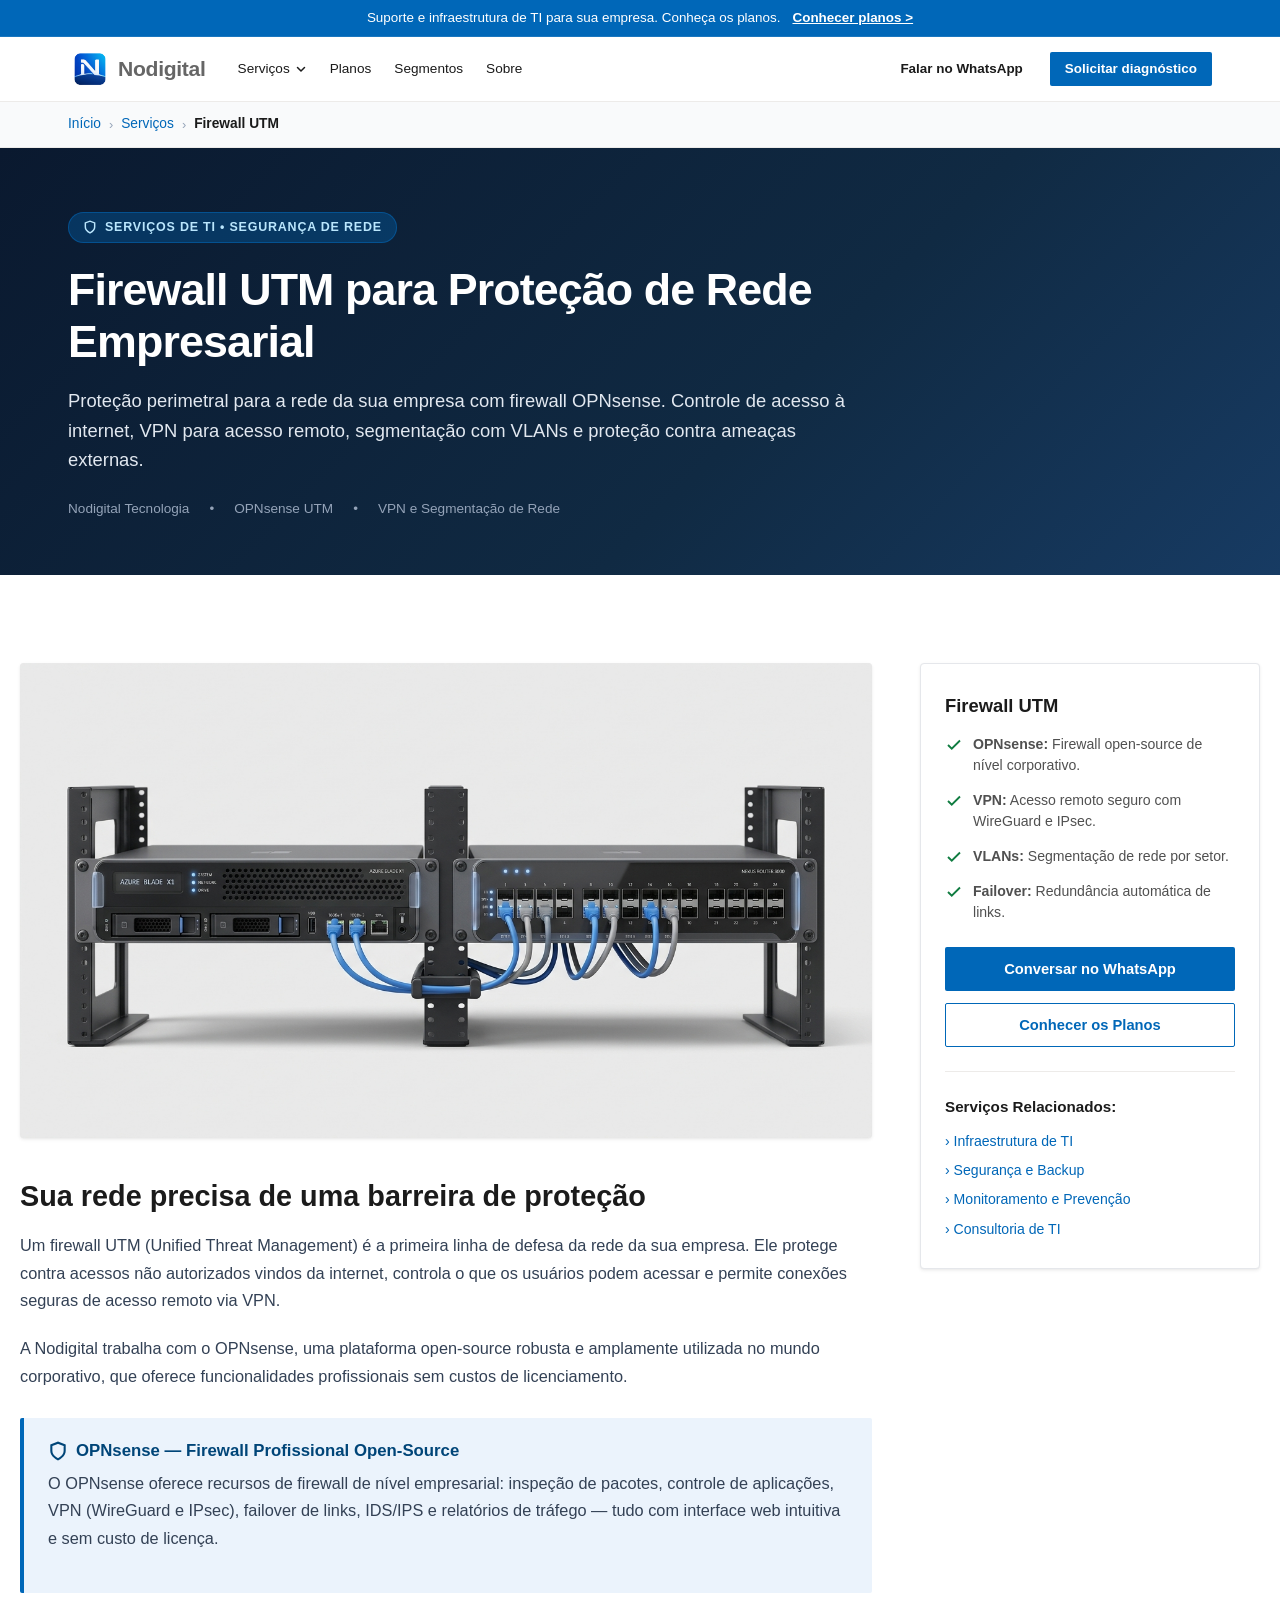
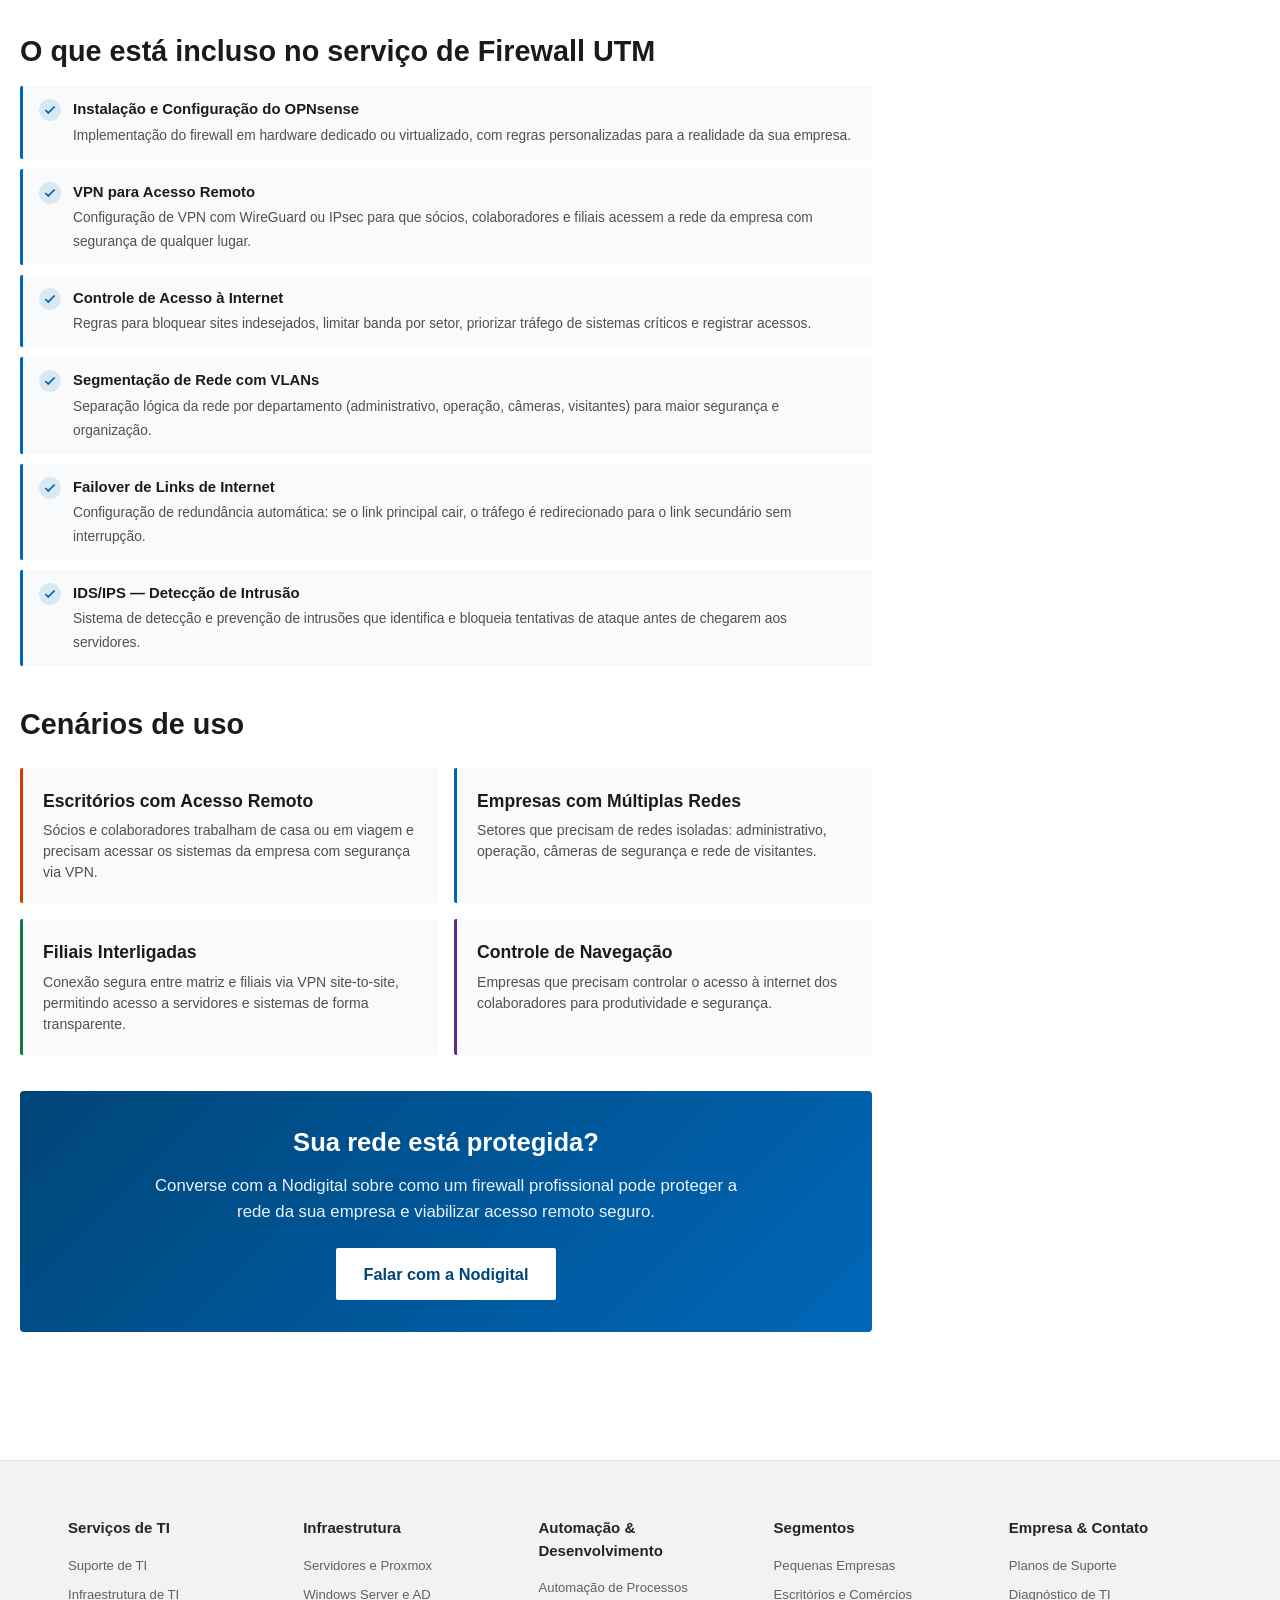
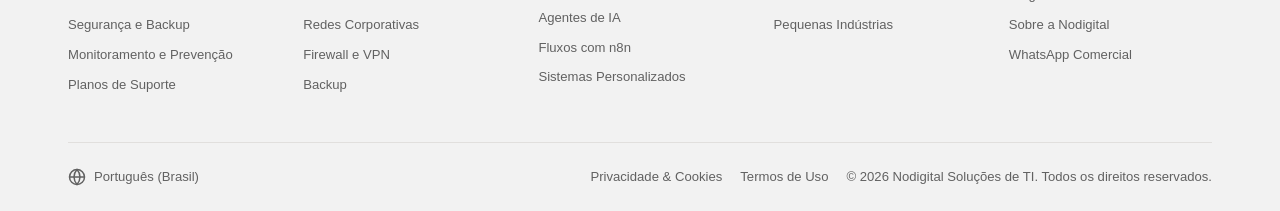
<file: firewall-utm.html>
<!DOCTYPE html>
<html lang="pt-BR">

<head>
  <meta charset="UTF-8" />
  <meta name="viewport" content="width=device-width, initial-scale=1.0" />
  <title>Firewall UTM para Empresas | Nodigital Tecnologia</title>
  <meta name="description" content="Firewall UTM com OPNsense para proteção de rede, VPN segura, controle de acesso à internet, VLANs e segmentação de rede para empresas." />
  <meta name="keywords" content="firewall UTM, OPNsense, proteção de rede, VPN empresarial, segurança de rede, VLANs, Nodigital" />
  <meta property="og:type" content="website" />
  <meta property="og:title" content="Firewall UTM para Empresas | Nodigital Tecnologia" />
  <meta property="og:description" content="Firewall UTM com OPNsense para proteção de rede, VPN e controle de acesso para empresas." />
  <meta property="og:locale" content="pt_BR" />
  <link rel="icon" type="image/png" href="assets/img/logo.png" />
  <link rel="stylesheet" href="styles.css?v=2.5" />
</head>

<body>
  <div class="ms-topbar"><div class="ms-container ms-topbar__content"><span class="ms-topbar__text ms-topbar__text-desktop">Suporte e infraestrutura de TI para sua empresa. Conheça os planos.</span><span class="ms-topbar__text ms-topbar__text-mobile">Planos de TI a partir de R$ 297/mês</span><a href="index.html#planos" class="ms-topbar__link">Conhecer planos &gt;</a></div></div>

  <header class="ms-header" id="header">
    <div class="ms-container ms-header__nav">
      <div class="ms-header__left">
        <a href="index.html" class="ms-brand" aria-label="Nodigital Início"><img src="assets/img/logo.png" alt="Nodigital Logo" class="ms-brand__img" width="44" height="44" /><span class="ms-brand__text">Nodigital</span></a>
        <nav class="ms-nav" aria-label="Navegação Principal">
          <ul class="ms-nav__list">
            <li class="ms-nav__item">
              <a href="index.html#solucoes" class="ms-nav__link">Serviços <svg width="12" height="12" viewBox="0 0 12 12" fill="none"><path d="M2.5 4.5L6 8L9.5 4.5" stroke="currentColor" stroke-width="1.5" stroke-linecap="round" stroke-linejoin="round" /></svg></a>
              <div class="ms-simple-dropdown">
                <a href="suporte-de-ti.html" class="ms-simple-dropdown__link">Suporte de TI</a>
                <a href="infraestrutura-de-ti.html" class="ms-simple-dropdown__link">Infraestrutura de TI</a>
                <a href="seguranca-e-backup.html" class="ms-simple-dropdown__link">Segurança e Backup</a>
                <a href="monitoramento-e-prevencao.html" class="ms-simple-dropdown__link">Monitoramento e Prevenção</a>
                <a href="firewall-utm.html" class="ms-simple-dropdown__link" style="color:var(--ms-blue-primary); font-weight:700;">Firewall UTM</a>
                <a href="desenvolvimento-lowcode.html" class="ms-simple-dropdown__link">Desenvolvimento LowCode</a>
                <a href="consultoria-de-ti.html" class="ms-simple-dropdown__link">Consultoria de TI</a>
              </div>
            </li>
            <li class="ms-nav__item"><a href="index.html#planos" class="ms-nav__link">Planos</a></li>
            <li class="ms-nav__item"><a href="index.html#segmentos" class="ms-nav__link">Segmentos</a></li>
            <li class="ms-nav__item"><a href="index.html#contato" class="ms-nav__link">Sobre</a></li>
          </ul>
        </nav>
      </div>
      <div class="ms-nav__actions">
        <a href="https://api.whatsapp.com/send?phone=5511983641085&text=Ol%C3%A1!%20Gostaria%20de%20conversar%20sobre%20firewall%20UTM." target="_blank" rel="noopener" class="ms-btn ms-btn--ghost ms-btn--sm">Falar no WhatsApp</a>
        <a href="index.html#contato" class="ms-btn ms-btn--primary ms-btn--sm open-contact-modal">Solicitar diagnóstico</a>
        <button class="ms-menu-btn" aria-label="Abrir menu de navegação"><svg width="24" height="24" viewBox="0 0 24 24" fill="none" stroke="currentColor" stroke-width="2"><line x1="3" y1="12" x2="21" y2="12"></line><line x1="3" y1="6" x2="21" y2="6"></line><line x1="3" y1="18" x2="21" y2="18"></line></svg></button>
      </div>
    </div>
  </header>

  <div class="ms-mobile-drawer" id="mobile-drawer"><div class="ms-mobile-drawer__content"><div class="ms-mobile-drawer__header"><div class="ms-brand"><img src="assets/img/logo.png" alt="Nodigital Logo" class="ms-brand__img" width="44" height="44" /><span class="ms-brand__text">Nodigital</span></div><button class="ms-drawer-close" style="background:none;border:none;font-size:1.5rem;cursor:pointer;">&times;</button></div><div class="ms-mobile-nav"><a href="suporte-de-ti.html">Suporte de TI <span>&gt;</span></a><a href="infraestrutura-de-ti.html">Infraestrutura de TI <span>&gt;</span></a><a href="seguranca-e-backup.html">Segurança e Backup <span>&gt;</span></a><a href="monitoramento-e-prevencao.html">Monitoramento <span>&gt;</span></a><a href="firewall-utm.html" style="color:var(--ms-blue-primary); font-weight:700;">Firewall UTM <span>&gt;</span></a><a href="desenvolvimento-lowcode.html">Desenvolvimento LowCode <span>&gt;</span></a><a href="consultoria-de-ti.html">Consultoria de TI <span>&gt;</span></a><a href="index.html#planos">Planos <span>&gt;</span></a><a href="index.html#contato">Sobre <span>&gt;</span></a></div><div style="margin-top:auto; display:flex; flex-direction:column; gap:10px;"><a href="https://api.whatsapp.com/send?phone=5511983641085&text=Ol%C3%A1!%20Gostaria%20de%20conversar%20sobre%20firewall%20UTM." target="_blank" rel="noopener" class="ms-btn ms-btn--primary">Falar no WhatsApp</a><a href="index.html#contato" class="ms-btn ms-btn--secondary open-contact-modal">Solicitar diagnóstico</a></div></div></div>

  <nav class="ms-breadcrumb" aria-label="Trilha de Navegação"><div class="ms-container"><ul class="ms-breadcrumb__list"><li><a href="index.html" class="ms-breadcrumb__link">Início</a></li><li class="ms-breadcrumb__separator">&rsaquo;</li><li><a href="index.html#solucoes" class="ms-breadcrumb__link">Serviços</a></li><li class="ms-breadcrumb__separator">&rsaquo;</li><li class="ms-breadcrumb__current" aria-current="page">Firewall UTM</li></ul></div></nav>

  <main>
    <section class="ms-article-hero">
      <div class="ms-container">
        <span class="ms-article-hero__badge">
          <svg width="14" height="14" viewBox="0 0 24 24" fill="none" stroke="currentColor" stroke-width="2.5"><path d="M12 22s8-4 8-10V5l-8-3-8 3v7c0 6 8 10 8 10z"></path></svg>
          Serviços de TI • Segurança de Rede
        </span>
        <h1 class="ms-article-hero__title">Firewall UTM para Proteção de Rede Empresarial</h1>
        <p class="ms-article-hero__lead">Proteção perimetral para a rede da sua empresa com firewall OPNsense. Controle de acesso à internet, VPN para acesso remoto, segmentação com VLANs e proteção contra ameaças externas.</p>
        <div class="ms-article-hero__meta"><span>Nodigital Tecnologia</span><span>•</span><span>OPNsense UTM</span><span>•</span><span>VPN e Segmentação de Rede</span></div>
      </div>
    </section>

    <section class="ms-section" style="background-color: #FFFFFF; padding-top: 32px;">
      <div class="ms-container ms-article-layout">
        <article class="ms-prose">
          <div style="border-radius: var(--radius-sm); overflow: hidden; margin-bottom: 32px; box-shadow: var(--shadow-sm); background-color: #F2F2F2;">
            <img src="assets/img/card-infraestrutura.jpg" alt="Firewall UTM para Empresas" style="width: 100%; height: auto; display: block;" />
          </div>

          <h2>Sua rede precisa de uma barreira de proteção</h2>
          <p>Um firewall UTM (Unified Threat Management) é a primeira linha de defesa da rede da sua empresa. Ele protege contra acessos não autorizados vindos da internet, controla o que os usuários podem acessar e permite conexões seguras de acesso remoto via VPN.</p>
          <p>A Nodigital trabalha com o OPNsense, uma plataforma open-source robusta e amplamente utilizada no mundo corporativo, que oferece funcionalidades profissionais sem custos de licenciamento.</p>

          <div class="ms-callout">
            <div class="ms-callout__title">
              <svg width="20" height="20" viewBox="0 0 24 24" fill="none" stroke="currentColor" stroke-width="2.5"><path d="M12 22s8-4 8-10V5l-8-3-8 3v7c0 6 8 10 8 10z"></path></svg>
              OPNsense — Firewall Profissional Open-Source
            </div>
            <p class="ms-callout__text">O OPNsense oferece recursos de firewall de nível empresarial: inspeção de pacotes, controle de aplicações, VPN (WireGuard e IPsec), failover de links, IDS/IPS e relatórios de tráfego — tudo com interface web intuitiva e sem custo de licença.</p>
          </div>

          <h2>O que está incluso no serviço de Firewall UTM</h2>
          <ul class="ms-modal__feature-list">
            <li class="ms-modal__feature-row"><div class="ms-modal__feature-icon"><svg width="14" height="14" viewBox="0 0 24 24" fill="none" stroke="currentColor" stroke-width="3"><polyline points="20 6 9 17 4 12"></polyline></svg></div><div class="ms-modal__feature-text"><strong>Instalação e Configuração do OPNsense</strong><span>Implementação do firewall em hardware dedicado ou virtualizado, com regras personalizadas para a realidade da sua empresa.</span></div></li>
            <li class="ms-modal__feature-row"><div class="ms-modal__feature-icon"><svg width="14" height="14" viewBox="0 0 24 24" fill="none" stroke="currentColor" stroke-width="3"><polyline points="20 6 9 17 4 12"></polyline></svg></div><div class="ms-modal__feature-text"><strong>VPN para Acesso Remoto</strong><span>Configuração de VPN com WireGuard ou IPsec para que sócios, colaboradores e filiais acessem a rede da empresa com segurança de qualquer lugar.</span></div></li>
            <li class="ms-modal__feature-row"><div class="ms-modal__feature-icon"><svg width="14" height="14" viewBox="0 0 24 24" fill="none" stroke="currentColor" stroke-width="3"><polyline points="20 6 9 17 4 12"></polyline></svg></div><div class="ms-modal__feature-text"><strong>Controle de Acesso à Internet</strong><span>Regras para bloquear sites indesejados, limitar banda por setor, priorizar tráfego de sistemas críticos e registrar acessos.</span></div></li>
            <li class="ms-modal__feature-row"><div class="ms-modal__feature-icon"><svg width="14" height="14" viewBox="0 0 24 24" fill="none" stroke="currentColor" stroke-width="3"><polyline points="20 6 9 17 4 12"></polyline></svg></div><div class="ms-modal__feature-text"><strong>Segmentação de Rede com VLANs</strong><span>Separação lógica da rede por departamento (administrativo, operação, câmeras, visitantes) para maior segurança e organização.</span></div></li>
            <li class="ms-modal__feature-row"><div class="ms-modal__feature-icon"><svg width="14" height="14" viewBox="0 0 24 24" fill="none" stroke="currentColor" stroke-width="3"><polyline points="20 6 9 17 4 12"></polyline></svg></div><div class="ms-modal__feature-text"><strong>Failover de Links de Internet</strong><span>Configuração de redundância automática: se o link principal cair, o tráfego é redirecionado para o link secundário sem interrupção.</span></div></li>
            <li class="ms-modal__feature-row"><div class="ms-modal__feature-icon"><svg width="14" height="14" viewBox="0 0 24 24" fill="none" stroke="currentColor" stroke-width="3"><polyline points="20 6 9 17 4 12"></polyline></svg></div><div class="ms-modal__feature-text"><strong>IDS/IPS — Detecção de Intrusão</strong><span>Sistema de detecção e prevenção de intrusões que identifica e bloqueia tentativas de ataque antes de chegarem aos servidores.</span></div></li>
          </ul>

          <h2>Cenários de uso</h2>
          <div style="display:grid; grid-template-columns: 1fr 1fr; gap:16px; margin: 24px 0;">
            <div style="background:var(--ms-bg-subtle); padding:20px; border-radius:var(--radius-xs); border-left:3px solid #D83B01;">
              <h4 style="margin:0 0 6px 0; color:var(--ms-text-primary); font-size:1.1rem;">Escritórios com Acesso Remoto</h4>
              <p style="font-size:0.88rem; color:var(--ms-text-secondary); margin:0; line-height:1.5;">Sócios e colaboradores trabalham de casa ou em viagem e precisam acessar os sistemas da empresa com segurança via VPN.</p>
            </div>
            <div style="background:var(--ms-bg-subtle); padding:20px; border-radius:var(--radius-xs); border-left:3px solid #0067B8;">
              <h4 style="margin:0 0 6px 0; color:var(--ms-text-primary); font-size:1.1rem;">Empresas com Múltiplas Redes</h4>
              <p style="font-size:0.88rem; color:var(--ms-text-secondary); margin:0; line-height:1.5;">Setores que precisam de redes isoladas: administrativo, operação, câmeras de segurança e rede de visitantes.</p>
            </div>
            <div style="background:var(--ms-bg-subtle); padding:20px; border-radius:var(--radius-xs); border-left:3px solid #107C41;">
              <h4 style="margin:0 0 6px 0; color:var(--ms-text-primary); font-size:1.1rem;">Filiais Interligadas</h4>
              <p style="font-size:0.88rem; color:var(--ms-text-secondary); margin:0; line-height:1.5;">Conexão segura entre matriz e filiais via VPN site-to-site, permitindo acesso a servidores e sistemas de forma transparente.</p>
            </div>
            <div style="background:var(--ms-bg-subtle); padding:20px; border-radius:var(--radius-xs); border-left:3px solid #5C2D91;">
              <h4 style="margin:0 0 6px 0; color:var(--ms-text-primary); font-size:1.1rem;">Controle de Navegação</h4>
              <p style="font-size:0.88rem; color:var(--ms-text-secondary); margin:0; line-height:1.5;">Empresas que precisam controlar o acesso à internet dos colaboradores para produtividade e segurança.</p>
            </div>
          </div>

          <div style="margin-top: 36px; padding: 32px; background: linear-gradient(135deg, #004578 0%, #0067B8 100%); border-radius: var(--radius-sm); color: #FFFFFF; text-align: center;">
            <h3 style="color: #FFFFFF; font-size: 1.6rem; margin: 0 0 12px 0;">Sua rede está protegida?</h3>
            <p style="color: #EBF3FC; font-size: 1.05rem; max-width: 600px; margin: 0 auto 24px; line-height: 1.5;">Converse com a Nodigital sobre como um firewall profissional pode proteger a rede da sua empresa e viabilizar acesso remoto seguro.</p>
            <a href="https://api.whatsapp.com/send?phone=5511983641085&text=Ol%C3%A1!%20Gostaria%20de%20conversar%20sobre%20firewall%20UTM%20para%20minha%20empresa." target="_blank" rel="noopener" class="ms-btn ms-btn--primary ms-btn--lg" style="background: #FFFFFF; color: #004578; font-weight: 700; border: none;">Falar com a Nodigital</a>
          </div>
        </article>

        <aside>
          <div class="ms-sidebar-card">
            <h3 class="ms-sidebar-card__title">Firewall UTM</h3>
            <ul style="list-style: none; padding: 0; margin: 0 0 24px 0; display: flex; flex-direction: column; gap: 14px; font-size: 0.88rem; color: var(--ms-text-secondary);">
              <li style="display: flex; gap: 10px; align-items: flex-start;"><svg width="18" height="18" viewBox="0 0 24 24" fill="none" stroke="#107C41" stroke-width="2.5" style="flex-shrink:0; margin-top:2px;"><polyline points="20 6 9 17 4 12"></polyline></svg><span><strong>OPNsense:</strong> Firewall open-source de nível corporativo.</span></li>
              <li style="display: flex; gap: 10px; align-items: flex-start;"><svg width="18" height="18" viewBox="0 0 24 24" fill="none" stroke="#107C41" stroke-width="2.5" style="flex-shrink:0; margin-top:2px;"><polyline points="20 6 9 17 4 12"></polyline></svg><span><strong>VPN:</strong> Acesso remoto seguro com WireGuard e IPsec.</span></li>
              <li style="display: flex; gap: 10px; align-items: flex-start;"><svg width="18" height="18" viewBox="0 0 24 24" fill="none" stroke="#107C41" stroke-width="2.5" style="flex-shrink:0; margin-top:2px;"><polyline points="20 6 9 17 4 12"></polyline></svg><span><strong>VLANs:</strong> Segmentação de rede por setor.</span></li>
              <li style="display: flex; gap: 10px; align-items: flex-start;"><svg width="18" height="18" viewBox="0 0 24 24" fill="none" stroke="#107C41" stroke-width="2.5" style="flex-shrink:0; margin-top:2px;"><polyline points="20 6 9 17 4 12"></polyline></svg><span><strong>Failover:</strong> Redundância automática de links.</span></li>
            </ul>
            <a href="https://api.whatsapp.com/send?phone=5511983641085&text=Ol%C3%A1!%20Gostaria%20de%20conversar%20sobre%20firewall%20UTM." target="_blank" rel="noopener" class="ms-btn ms-btn--primary" style="width: 100%; text-align: center; margin-bottom: 12px; display: block;">Conversar no WhatsApp</a>
            <a href="index.html#planos" class="ms-btn ms-btn--secondary" style="width: 100%; text-align: center; display: block;">Conhecer os Planos</a>
            <hr style="border: 0; border-top: 1px solid var(--ms-border-subtle); margin: 24px 0;" />
            <h4 style="font-size: 0.95rem; font-weight: 700; margin-bottom: 12px; color: var(--ms-text-primary);">Serviços Relacionados:</h4>
            <ul style="list-style: none; padding: 0; margin: 0; display: flex; flex-direction: column; gap: 8px; font-size: 0.88rem;">
              <li><a href="infraestrutura-de-ti.html" style="color: var(--ms-blue-primary); text-decoration: none;">&rsaquo; Infraestrutura de TI</a></li>
              <li><a href="seguranca-e-backup.html" style="color: var(--ms-blue-primary); text-decoration: none;">&rsaquo; Segurança e Backup</a></li>
              <li><a href="monitoramento-e-prevencao.html" style="color: var(--ms-blue-primary); text-decoration: none;">&rsaquo; Monitoramento e Prevenção</a></li>
              <li><a href="consultoria-de-ti.html" style="color: var(--ms-blue-primary); text-decoration: none;">&rsaquo; Consultoria de TI</a></li>
            </ul>
          </div>
        </aside>
      </div>
    </section>
  </main>

  <footer class="ms-footer"><div class="ms-container"><div class="ms-footer__grid"><div><h4 class="ms-footer__col-title">Serviços de TI</h4><ul class="ms-footer__list"><li><a href="suporte-de-ti.html" class="ms-footer__link">Suporte de TI</a></li><li><a href="infraestrutura-de-ti.html" class="ms-footer__link">Infraestrutura de TI</a></li><li><a href="seguranca-e-backup.html" class="ms-footer__link">Segurança e Backup</a></li><li><a href="monitoramento-e-prevencao.html" class="ms-footer__link">Monitoramento e Prevenção</a></li><li><a href="index.html#planos" class="ms-footer__link">Planos de Suporte</a></li></ul></div><div><h4 class="ms-footer__col-title">Infraestrutura</h4><ul class="ms-footer__list"><li><a href="infraestrutura-de-ti.html" class="ms-footer__link">Servidores e Proxmox</a></li><li><a href="infraestrutura-de-ti.html" class="ms-footer__link">Windows Server e AD</a></li><li><a href="infraestrutura-de-ti.html" class="ms-footer__link">Redes Corporativas</a></li><li><a href="firewall-utm.html" class="ms-footer__link">Firewall e VPN</a></li><li><a href="seguranca-e-backup.html" class="ms-footer__link">Backup</a></li></ul></div><div><h4 class="ms-footer__col-title">Automação & Desenvolvimento</h4><ul class="ms-footer__list"><li><a href="desenvolvimento-lowcode.html" class="ms-footer__link">Automação de Processos</a></li><li><a href="desenvolvimento-lowcode.html" class="ms-footer__link">Agentes de IA</a></li><li><a href="desenvolvimento-lowcode.html" class="ms-footer__link">Fluxos com n8n</a></li><li><a href="desenvolvimento-lowcode.html" class="ms-footer__link">Sistemas Personalizados</a></li></ul></div><div><h4 class="ms-footer__col-title">Segmentos</h4><ul class="ms-footer__list"><li><a href="index.html#segmentos" class="ms-footer__link">Pequenas Empresas</a></li><li><a href="index.html#segmentos" class="ms-footer__link">Escritórios e Comércios</a></li><li><a href="index.html#segmentos" class="ms-footer__link">Pequenas Indústrias</a></li></ul></div><div><h4 class="ms-footer__col-title">Empresa & Contato</h4><ul class="ms-footer__list"><li><a href="index.html#planos" class="ms-footer__link">Planos de Suporte</a></li><li><a href="index.html#contato" class="ms-footer__link">Diagnóstico de TI</a></li><li><a href="index.html#contato" class="ms-footer__link">Sobre a Nodigital</a></li><li><a href="https://api.whatsapp.com/send?phone=5511983641085&text=Ol%C3%A1!%20Gostaria%20de%20conversar%20sobre%20os%20servi%C3%A7os%20da%20Nodigital." target="_blank" rel="noopener" class="ms-footer__link">WhatsApp Comercial</a></li></ul></div></div><div class="ms-footer__bottom"><div class="ms-footer__lang"><svg width="18" height="18" viewBox="0 0 24 24" fill="none" stroke="currentColor" stroke-width="2"><circle cx="12" cy="12" r="10"></circle><line x1="2" y1="12" x2="22" y2="12"></line><path d="M12 2a15.3 15.3 0 0 1 4 10 15.3 15.3 0 0 1-4 10 15.3 15.3 0 0 1-4-10 15.3 15.3 0 0 1 4-10z"></path></svg><span>Português (Brasil)</span></div><div class="ms-footer__legal"><a href="#">Privacidade & Cookies</a><a href="#">Termos de Uso</a><span>© 2026 Nodigital Soluções de TI. Todos os direitos reservados.</span></div></div></div></footer>
  <script src="script.js"></script>
</body>
</html>
</file>
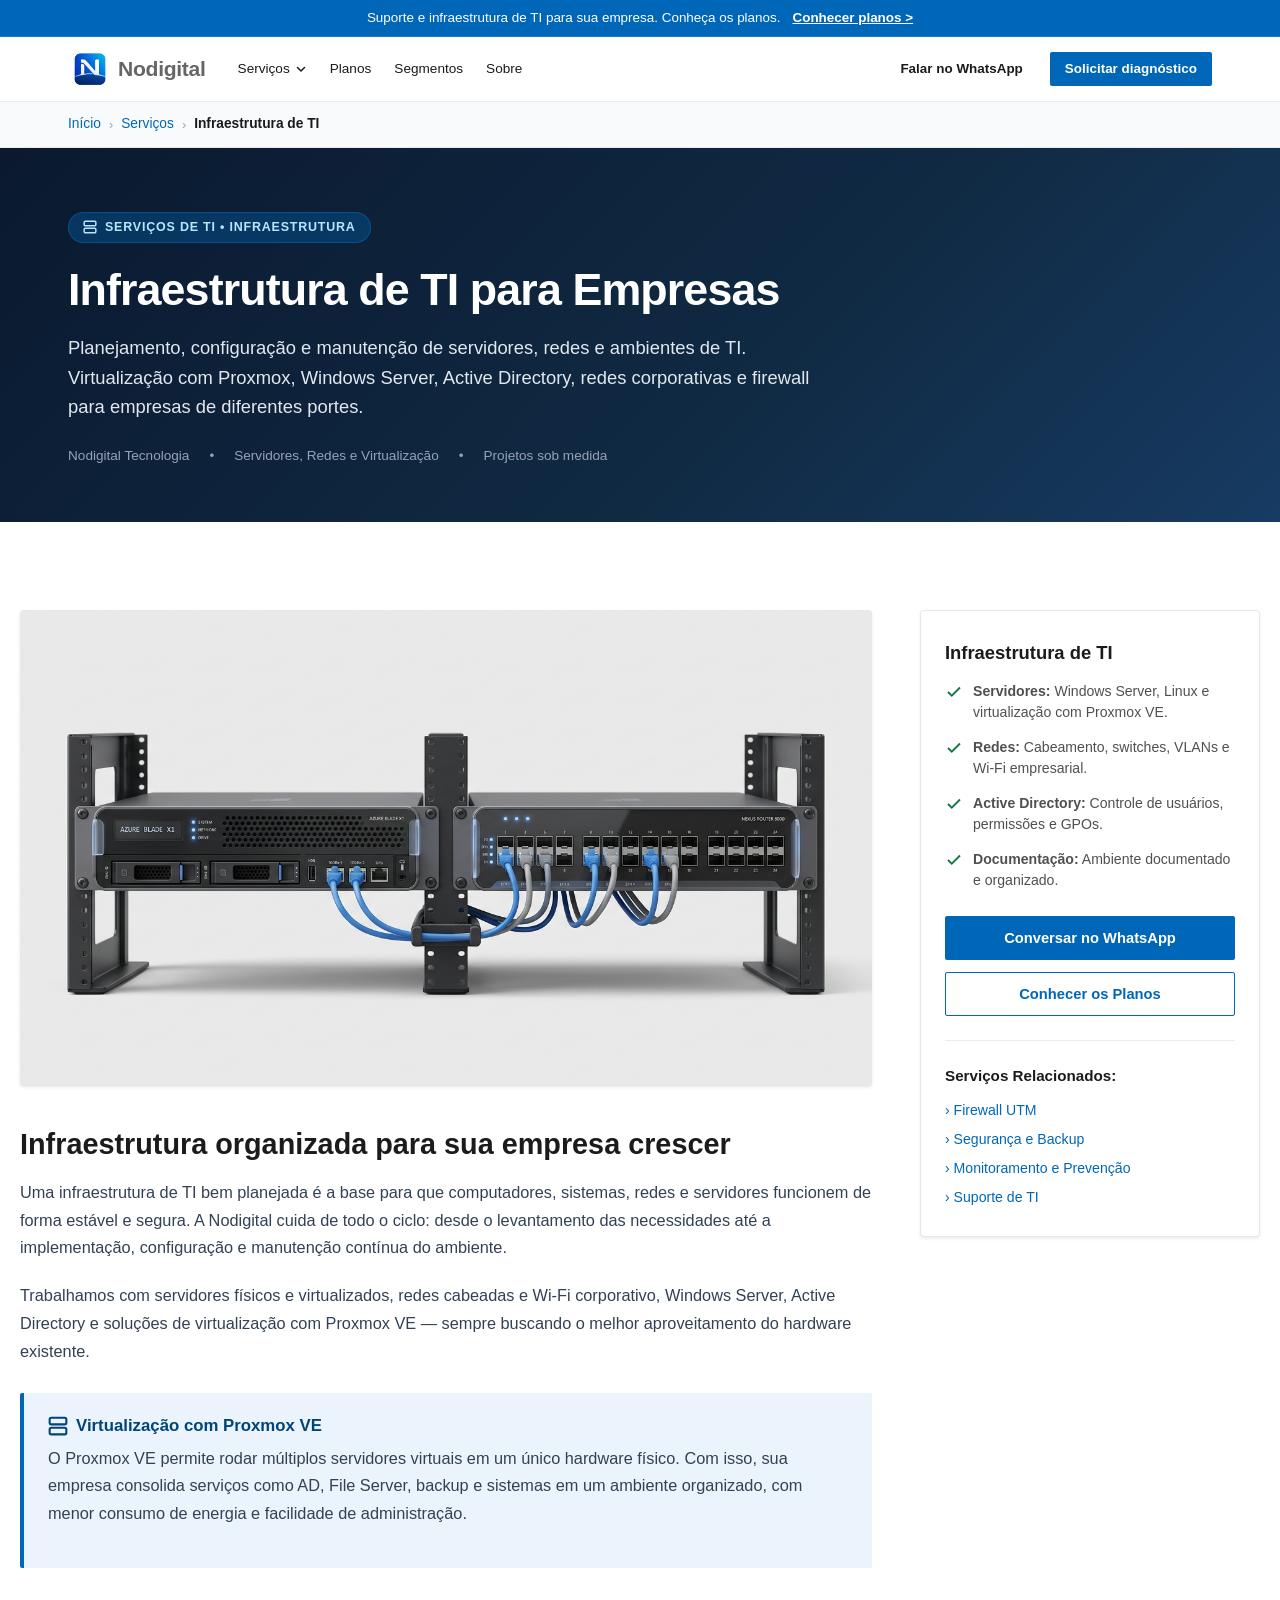
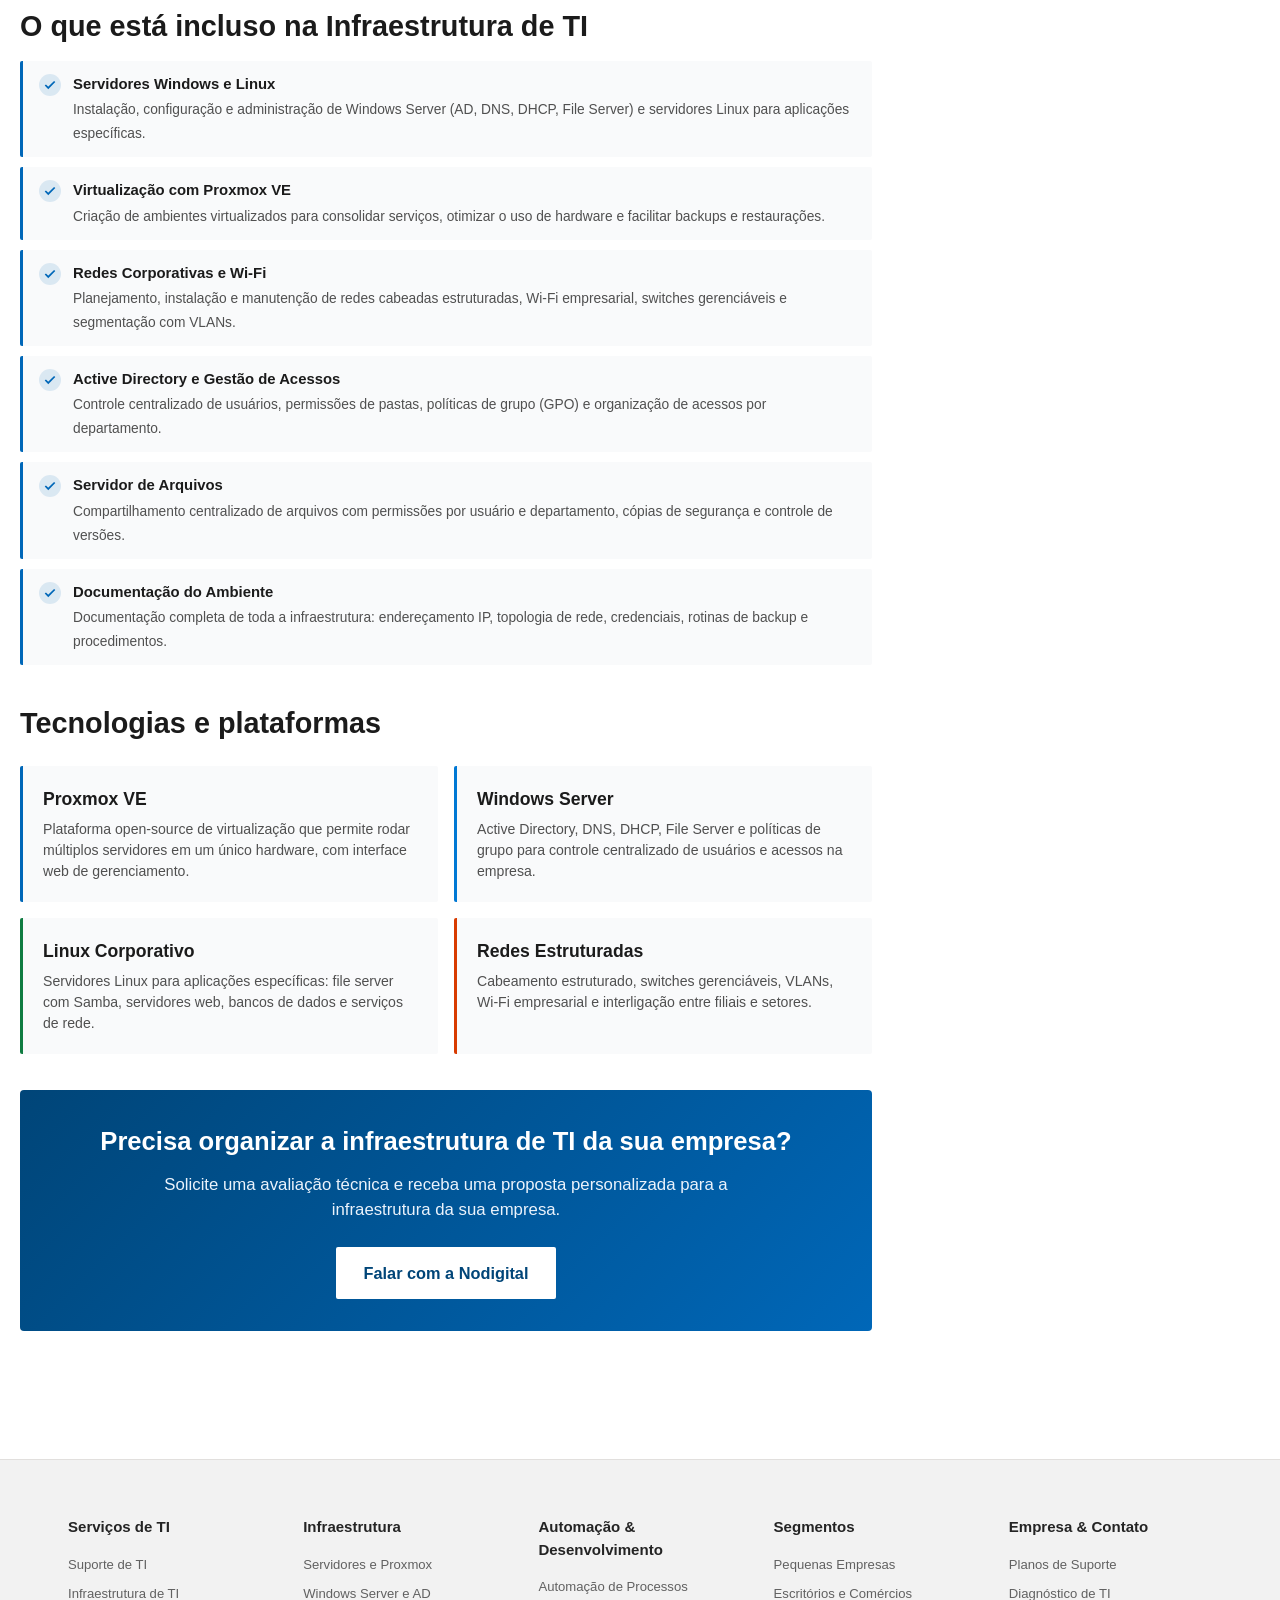
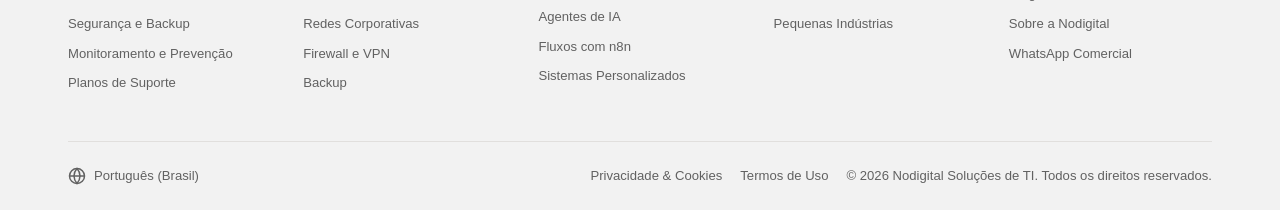
<file: infraestrutura-de-ti.html>
<!DOCTYPE html>
<html lang="pt-BR">

<head>
  <meta charset="UTF-8" />
  <meta name="viewport" content="width=device-width, initial-scale=1.0" />
  <title>Infraestrutura de TI para Empresas | Nodigital Tecnologia</title>
  <meta name="description"
    content="Servidores, redes corporativas, virtualização com Proxmox, Windows Server, Active Directory e ambientes de TI organizados para sua empresa." />
  <meta name="keywords"
    content="infraestrutura de TI, servidores, Proxmox, Windows Server, Active Directory, redes corporativas, virtualização, Nodigital" />

  <!-- Open Graph -->
  <meta property="og:type" content="website" />
  <meta property="og:url" content="https://nodigital.com.br/infraestrutura-de-ti.html" />
  <meta property="og:title" content="Infraestrutura de TI para Empresas | Nodigital Tecnologia" />
  <meta property="og:description"
    content="Servidores, redes corporativas, virtualização com Proxmox, Windows Server e ambientes de TI organizados para sua empresa." />
  <meta property="og:locale" content="pt_BR" />

  <link rel="icon" type="image/png" href="assets/img/logo.png" />
  <link rel="stylesheet" href="styles.css?v=2.5" />
</head>

<body>

  <!-- TOP ANNOUNCEMENT BAR -->
  <div class="ms-topbar">
    <div class="ms-container ms-topbar__content">
      <span class="ms-topbar__text ms-topbar__text-desktop">Suporte e infraestrutura de TI para sua empresa. Conheça os planos.</span>
      <span class="ms-topbar__text ms-topbar__text-mobile">Planos de TI a partir de R$ 297/mês</span>
      <a href="index.html#planos" class="ms-topbar__link">Conhecer planos &gt;</a>
    </div>
  </div>

  <!-- HEADER & NAVIGATION -->
  <header class="ms-header" id="header">
    <div class="ms-container ms-header__nav">
      <div class="ms-header__left">
        <a href="index.html" class="ms-brand" aria-label="Nodigital Início">
          <img src="assets/img/logo.png" alt="Nodigital Logo" class="ms-brand__img" width="44" height="44" />
          <span class="ms-brand__text">Nodigital</span>
        </a>
        <nav class="ms-nav" aria-label="Navegação Principal">
          <ul class="ms-nav__list">
            <li class="ms-nav__item">
              <a href="index.html#solucoes" class="ms-nav__link">
                Serviços
                <svg width="12" height="12" viewBox="0 0 12 12" fill="none"><path d="M2.5 4.5L6 8L9.5 4.5" stroke="currentColor" stroke-width="1.5" stroke-linecap="round" stroke-linejoin="round" /></svg>
              </a>
              <div class="ms-simple-dropdown">
                <a href="suporte-de-ti.html" class="ms-simple-dropdown__link">Suporte de TI</a>
                <a href="infraestrutura-de-ti.html" class="ms-simple-dropdown__link" style="color:var(--ms-blue-primary); font-weight:700;">Infraestrutura de TI</a>
                <a href="seguranca-e-backup.html" class="ms-simple-dropdown__link">Segurança e Backup</a>
                <a href="monitoramento-e-prevencao.html" class="ms-simple-dropdown__link">Monitoramento e Prevenção</a>
                <a href="firewall-utm.html" class="ms-simple-dropdown__link">Firewall UTM</a>
                <a href="desenvolvimento-lowcode.html" class="ms-simple-dropdown__link">Desenvolvimento LowCode</a>
                <a href="consultoria-de-ti.html" class="ms-simple-dropdown__link">Consultoria de TI</a>
              </div>
            </li>
            <li class="ms-nav__item"><a href="index.html#planos" class="ms-nav__link">Planos</a></li>
            <li class="ms-nav__item"><a href="index.html#segmentos" class="ms-nav__link">Segmentos</a></li>
            <li class="ms-nav__item"><a href="index.html#contato" class="ms-nav__link">Sobre</a></li>
          </ul>
        </nav>
      </div>
      <div class="ms-nav__actions">
        <a href="https://api.whatsapp.com/send?phone=5511983641085&text=Ol%C3%A1!%20Gostaria%20de%20conversar%20sobre%20os%20servi%C3%A7os%20da%20Nodigital." target="_blank" rel="noopener" class="ms-btn ms-btn--ghost ms-btn--sm">Falar no WhatsApp</a>
        <a href="index.html#contato" class="ms-btn ms-btn--primary ms-btn--sm open-contact-modal">Solicitar diagnóstico</a>
        <button class="ms-menu-btn" aria-label="Abrir menu de navegação">
          <svg width="24" height="24" viewBox="0 0 24 24" fill="none" stroke="currentColor" stroke-width="2"><line x1="3" y1="12" x2="21" y2="12"></line><line x1="3" y1="6" x2="21" y2="6"></line><line x1="3" y1="18" x2="21" y2="18"></line></svg>
        </button>
      </div>
    </div>
  </header>

  <!-- Mobile Drawer -->
  <div class="ms-mobile-drawer" id="mobile-drawer">
    <div class="ms-mobile-drawer__content">
      <div class="ms-mobile-drawer__header">
        <div class="ms-brand">
          <img src="assets/img/logo.png" alt="Nodigital Logo" class="ms-brand__img" width="44" height="44" />
          <span class="ms-brand__text">Nodigital</span>
        </div>
        <button class="ms-drawer-close" style="background:none;border:none;font-size:1.5rem;cursor:pointer;">&times;</button>
      </div>
      <div class="ms-mobile-nav">
        <a href="suporte-de-ti.html">Suporte de TI <span>&gt;</span></a>
        <a href="infraestrutura-de-ti.html" style="color:var(--ms-blue-primary); font-weight:700;">Infraestrutura de TI <span>&gt;</span></a>
        <a href="seguranca-e-backup.html">Segurança e Backup <span>&gt;</span></a>
        <a href="monitoramento-e-prevencao.html">Monitoramento <span>&gt;</span></a>
        <a href="firewall-utm.html">Firewall UTM <span>&gt;</span></a>
        <a href="desenvolvimento-lowcode.html">Desenvolvimento LowCode <span>&gt;</span></a>
        <a href="consultoria-de-ti.html">Consultoria de TI <span>&gt;</span></a>
        <a href="index.html#planos">Planos <span>&gt;</span></a>
        <a href="index.html#contato">Sobre <span>&gt;</span></a>
      </div>
      <div style="margin-top:auto; display:flex; flex-direction:column; gap:10px;">
        <a href="https://api.whatsapp.com/send?phone=5511983641085&text=Ol%C3%A1!%20Gostaria%20de%20conversar%20sobre%20infraestrutura%20de%20TI." target="_blank" rel="noopener" class="ms-btn ms-btn--primary">Falar no WhatsApp</a>
        <a href="index.html#contato" class="ms-btn ms-btn--secondary open-contact-modal">Solicitar diagnóstico</a>
      </div>
    </div>
  </div>

  <!-- BREADCRUMB -->
  <nav class="ms-breadcrumb" aria-label="Trilha de Navegação">
    <div class="ms-container">
      <ul class="ms-breadcrumb__list">
        <li><a href="index.html" class="ms-breadcrumb__link">Início</a></li>
        <li class="ms-breadcrumb__separator">&rsaquo;</li>
        <li><a href="index.html#solucoes" class="ms-breadcrumb__link">Serviços</a></li>
        <li class="ms-breadcrumb__separator">&rsaquo;</li>
        <li class="ms-breadcrumb__current" aria-current="page">Infraestrutura de TI</li>
      </ul>
    </div>
  </nav>

  <main>
    <!-- HERO SECTION -->
    <section class="ms-article-hero">
      <div class="ms-container">
        <span class="ms-article-hero__badge">
          <svg width="14" height="14" viewBox="0 0 24 24" fill="none" stroke="currentColor" stroke-width="2.5"><rect x="2" y="2" width="20" height="8" rx="2"></rect><rect x="2" y="14" width="20" height="8" rx="2"></rect><line x1="6" y1="6" x2="6.01" y2="6"></line><line x1="6" y1="18" x2="6.01" y2="18"></line></svg>
          Serviços de TI • Infraestrutura
        </span>
        <h1 class="ms-article-hero__title">
          Infraestrutura de TI para Empresas
        </h1>
        <p class="ms-article-hero__lead">
          Planejamento, configuração e manutenção de servidores, redes e ambientes de TI. Virtualização com Proxmox, Windows Server, Active Directory, redes corporativas e firewall para empresas de diferentes portes.
        </p>
        <div class="ms-article-hero__meta">
          <span>Nodigital Tecnologia</span>
          <span>•</span>
          <span>Servidores, Redes e Virtualização</span>
          <span>•</span>
          <span>Projetos sob medida</span>
        </div>
      </div>
    </section>

    <!-- ARTICLE CONTENT & SIDEBAR -->
    <section class="ms-section" style="background-color: #FFFFFF; padding-top: 32px;">
      <div class="ms-container ms-article-layout">

        <article class="ms-prose">

          <div style="border-radius: var(--radius-sm); overflow: hidden; margin-bottom: 32px; box-shadow: var(--shadow-sm); background-color: #F2F2F2;">
            <img src="assets/img/card-infraestrutura.jpg" alt="Infraestrutura de TI para Empresas" style="width: 100%; height: auto; display: block;" />
          </div>

          <h2>Infraestrutura organizada para sua empresa crescer</h2>
          <p>
            Uma infraestrutura de TI bem planejada é a base para que computadores, sistemas, redes e servidores funcionem de forma estável e segura. A Nodigital cuida de todo o ciclo: desde o levantamento das necessidades até a implementação, configuração e manutenção contínua do ambiente.
          </p>
          <p>
            Trabalhamos com servidores físicos e virtualizados, redes cabeadas e Wi-Fi corporativo, Windows Server, Active Directory e soluções de virtualização com Proxmox VE — sempre buscando o melhor aproveitamento do hardware existente.
          </p>

          <div class="ms-callout">
            <div class="ms-callout__title">
              <svg width="20" height="20" viewBox="0 0 24 24" fill="none" stroke="currentColor" stroke-width="2.5"><rect x="2" y="2" width="20" height="8" rx="2"></rect><rect x="2" y="14" width="20" height="8" rx="2"></rect></svg>
              Virtualização com Proxmox VE
            </div>
            <p class="ms-callout__text">
              O Proxmox VE permite rodar múltiplos servidores virtuais em um único hardware físico. Com isso, sua empresa consolida serviços como AD, File Server, backup e sistemas em um ambiente organizado, com menor consumo de energia e facilidade de administração.
            </p>
          </div>

          <h2>O que está incluso na Infraestrutura de TI</h2>

          <ul class="ms-modal__feature-list">
            <li class="ms-modal__feature-row">
              <div class="ms-modal__feature-icon">
                <svg width="14" height="14" viewBox="0 0 24 24" fill="none" stroke="currentColor" stroke-width="3"><polyline points="20 6 9 17 4 12"></polyline></svg>
              </div>
              <div class="ms-modal__feature-text">
                <strong>Servidores Windows e Linux</strong>
                <span>Instalação, configuração e administração de Windows Server (AD, DNS, DHCP, File Server) e servidores Linux para aplicações específicas.</span>
              </div>
            </li>
            <li class="ms-modal__feature-row">
              <div class="ms-modal__feature-icon">
                <svg width="14" height="14" viewBox="0 0 24 24" fill="none" stroke="currentColor" stroke-width="3"><polyline points="20 6 9 17 4 12"></polyline></svg>
              </div>
              <div class="ms-modal__feature-text">
                <strong>Virtualização com Proxmox VE</strong>
                <span>Criação de ambientes virtualizados para consolidar serviços, otimizar o uso de hardware e facilitar backups e restaurações.</span>
              </div>
            </li>
            <li class="ms-modal__feature-row">
              <div class="ms-modal__feature-icon">
                <svg width="14" height="14" viewBox="0 0 24 24" fill="none" stroke="currentColor" stroke-width="3"><polyline points="20 6 9 17 4 12"></polyline></svg>
              </div>
              <div class="ms-modal__feature-text">
                <strong>Redes Corporativas e Wi-Fi</strong>
                <span>Planejamento, instalação e manutenção de redes cabeadas estruturadas, Wi-Fi empresarial, switches gerenciáveis e segmentação com VLANs.</span>
              </div>
            </li>
            <li class="ms-modal__feature-row">
              <div class="ms-modal__feature-icon">
                <svg width="14" height="14" viewBox="0 0 24 24" fill="none" stroke="currentColor" stroke-width="3"><polyline points="20 6 9 17 4 12"></polyline></svg>
              </div>
              <div class="ms-modal__feature-text">
                <strong>Active Directory e Gestão de Acessos</strong>
                <span>Controle centralizado de usuários, permissões de pastas, políticas de grupo (GPO) e organização de acessos por departamento.</span>
              </div>
            </li>
            <li class="ms-modal__feature-row">
              <div class="ms-modal__feature-icon">
                <svg width="14" height="14" viewBox="0 0 24 24" fill="none" stroke="currentColor" stroke-width="3"><polyline points="20 6 9 17 4 12"></polyline></svg>
              </div>
              <div class="ms-modal__feature-text">
                <strong>Servidor de Arquivos</strong>
                <span>Compartilhamento centralizado de arquivos com permissões por usuário e departamento, cópias de segurança e controle de versões.</span>
              </div>
            </li>
            <li class="ms-modal__feature-row">
              <div class="ms-modal__feature-icon">
                <svg width="14" height="14" viewBox="0 0 24 24" fill="none" stroke="currentColor" stroke-width="3"><polyline points="20 6 9 17 4 12"></polyline></svg>
              </div>
              <div class="ms-modal__feature-text">
                <strong>Documentação do Ambiente</strong>
                <span>Documentação completa de toda a infraestrutura: endereçamento IP, topologia de rede, credenciais, rotinas de backup e procedimentos.</span>
              </div>
            </li>
          </ul>

          <h2>Tecnologias e plataformas</h2>
          <div style="display:grid; grid-template-columns: 1fr 1fr; gap:16px; margin: 24px 0;">
            <div style="background:var(--ms-bg-subtle); padding:20px; border-radius:var(--radius-xs); border-left:3px solid #0067B8;">
              <h4 style="margin:0 0 6px 0; color:var(--ms-text-primary); font-size:1.1rem;">Proxmox VE</h4>
              <p style="font-size:0.88rem; color:var(--ms-text-secondary); margin:0; line-height:1.5;">
                Plataforma open-source de virtualização que permite rodar múltiplos servidores em um único hardware, com interface web de gerenciamento.
              </p>
            </div>
            <div style="background:var(--ms-bg-subtle); padding:20px; border-radius:var(--radius-xs); border-left:3px solid #0078D4;">
              <h4 style="margin:0 0 6px 0; color:var(--ms-text-primary); font-size:1.1rem;">Windows Server</h4>
              <p style="font-size:0.88rem; color:var(--ms-text-secondary); margin:0; line-height:1.5;">
                Active Directory, DNS, DHCP, File Server e políticas de grupo para controle centralizado de usuários e acessos na empresa.
              </p>
            </div>
            <div style="background:var(--ms-bg-subtle); padding:20px; border-radius:var(--radius-xs); border-left:3px solid #107C41;">
              <h4 style="margin:0 0 6px 0; color:var(--ms-text-primary); font-size:1.1rem;">Linux Corporativo</h4>
              <p style="font-size:0.88rem; color:var(--ms-text-secondary); margin:0; line-height:1.5;">
                Servidores Linux para aplicações específicas: file server com Samba, servidores web, bancos de dados e serviços de rede.
              </p>
            </div>
            <div style="background:var(--ms-bg-subtle); padding:20px; border-radius:var(--radius-xs); border-left:3px solid #D83B01;">
              <h4 style="margin:0 0 6px 0; color:var(--ms-text-primary); font-size:1.1rem;">Redes Estruturadas</h4>
              <p style="font-size:0.88rem; color:var(--ms-text-secondary); margin:0; line-height:1.5;">
                Cabeamento estruturado, switches gerenciáveis, VLANs, Wi-Fi empresarial e interligação entre filiais e setores.
              </p>
            </div>
          </div>

          <div style="margin-top: 36px; padding: 32px; background: linear-gradient(135deg, #004578 0%, #0067B8 100%); border-radius: var(--radius-sm); color: #FFFFFF; text-align: center;">
            <h3 style="color: #FFFFFF; font-size: 1.6rem; margin: 0 0 12px 0;">Precisa organizar a infraestrutura de TI da sua empresa?</h3>
            <p style="color: #EBF3FC; font-size: 1.05rem; max-width: 600px; margin: 0 auto 24px; line-height: 1.5;">
              Solicite uma avaliação técnica e receba uma proposta personalizada para a infraestrutura da sua empresa.
            </p>
            <a href="https://api.whatsapp.com/send?phone=5511983641085&text=Ol%C3%A1!%20Gostaria%20de%20conversar%20sobre%20infraestrutura%20de%20TI%20para%20minha%20empresa." target="_blank" rel="noopener" class="ms-btn ms-btn--primary ms-btn--lg" style="background: #FFFFFF; color: #004578; font-weight: 700; border: none;">
              Falar com a Nodigital
            </a>
          </div>

        </article>

        <!-- Sticky Sidebar -->
        <aside>
          <div class="ms-sidebar-card">
            <h3 class="ms-sidebar-card__title">Infraestrutura de TI</h3>
            <ul style="list-style: none; padding: 0; margin: 0 0 24px 0; display: flex; flex-direction: column; gap: 14px; font-size: 0.88rem; color: var(--ms-text-secondary);">
              <li style="display: flex; gap: 10px; align-items: flex-start;">
                <svg width="18" height="18" viewBox="0 0 24 24" fill="none" stroke="#107C41" stroke-width="2.5" style="flex-shrink:0; margin-top:2px;"><polyline points="20 6 9 17 4 12"></polyline></svg>
                <span><strong>Servidores:</strong> Windows Server, Linux e virtualização com Proxmox VE.</span>
              </li>
              <li style="display: flex; gap: 10px; align-items: flex-start;">
                <svg width="18" height="18" viewBox="0 0 24 24" fill="none" stroke="#107C41" stroke-width="2.5" style="flex-shrink:0; margin-top:2px;"><polyline points="20 6 9 17 4 12"></polyline></svg>
                <span><strong>Redes:</strong> Cabeamento, switches, VLANs e Wi-Fi empresarial.</span>
              </li>
              <li style="display: flex; gap: 10px; align-items: flex-start;">
                <svg width="18" height="18" viewBox="0 0 24 24" fill="none" stroke="#107C41" stroke-width="2.5" style="flex-shrink:0; margin-top:2px;"><polyline points="20 6 9 17 4 12"></polyline></svg>
                <span><strong>Active Directory:</strong> Controle de usuários, permissões e GPOs.</span>
              </li>
              <li style="display: flex; gap: 10px; align-items: flex-start;">
                <svg width="18" height="18" viewBox="0 0 24 24" fill="none" stroke="#107C41" stroke-width="2.5" style="flex-shrink:0; margin-top:2px;"><polyline points="20 6 9 17 4 12"></polyline></svg>
                <span><strong>Documentação:</strong> Ambiente documentado e organizado.</span>
              </li>
            </ul>

            <a href="https://api.whatsapp.com/send?phone=5511983641085&text=Ol%C3%A1!%20Gostaria%20de%20conversar%20sobre%20infraestrutura%20de%20TI." target="_blank" rel="noopener" class="ms-btn ms-btn--primary" style="width: 100%; text-align: center; margin-bottom: 12px; display: block;">
              Conversar no WhatsApp
            </a>
            <a href="index.html#planos" class="ms-btn ms-btn--secondary" style="width: 100%; text-align: center; display: block;">
              Conhecer os Planos
            </a>

            <hr style="border: 0; border-top: 1px solid var(--ms-border-subtle); margin: 24px 0;" />

            <h4 style="font-size: 0.95rem; font-weight: 700; margin-bottom: 12px; color: var(--ms-text-primary);">Serviços Relacionados:</h4>
            <ul style="list-style: none; padding: 0; margin: 0; display: flex; flex-direction: column; gap: 8px; font-size: 0.88rem;">
              <li><a href="firewall-utm.html" style="color: var(--ms-blue-primary); text-decoration: none;">&rsaquo; Firewall UTM</a></li>
              <li><a href="seguranca-e-backup.html" style="color: var(--ms-blue-primary); text-decoration: none;">&rsaquo; Segurança e Backup</a></li>
              <li><a href="monitoramento-e-prevencao.html" style="color: var(--ms-blue-primary); text-decoration: none;">&rsaquo; Monitoramento e Prevenção</a></li>
              <li><a href="suporte-de-ti.html" style="color: var(--ms-blue-primary); text-decoration: none;">&rsaquo; Suporte de TI</a></li>
            </ul>
          </div>
        </aside>

      </div>
    </section>
  </main>

  <!-- FOOTER -->
  <footer class="ms-footer">
    <div class="ms-container">
      <div class="ms-footer__grid">
        <div>
          <h4 class="ms-footer__col-title">Serviços de TI</h4>
          <ul class="ms-footer__list">
            <li><a href="suporte-de-ti.html" class="ms-footer__link">Suporte de TI</a></li>
            <li><a href="infraestrutura-de-ti.html" class="ms-footer__link">Infraestrutura de TI</a></li>
            <li><a href="seguranca-e-backup.html" class="ms-footer__link">Segurança e Backup</a></li>
            <li><a href="monitoramento-e-prevencao.html" class="ms-footer__link">Monitoramento e Prevenção</a></li>
            <li><a href="index.html#planos" class="ms-footer__link">Planos de Suporte</a></li>
          </ul>
        </div>
        <div>
          <h4 class="ms-footer__col-title">Infraestrutura</h4>
          <ul class="ms-footer__list">
            <li><a href="infraestrutura-de-ti.html" class="ms-footer__link">Servidores e Proxmox</a></li>
            <li><a href="infraestrutura-de-ti.html" class="ms-footer__link">Windows Server e AD</a></li>
            <li><a href="infraestrutura-de-ti.html" class="ms-footer__link">Redes Corporativas</a></li>
            <li><a href="firewall-utm.html" class="ms-footer__link">Firewall e VPN</a></li>
            <li><a href="seguranca-e-backup.html" class="ms-footer__link">Backup</a></li>
          </ul>
        </div>
        <div>
          <h4 class="ms-footer__col-title">Automação & Desenvolvimento</h4>
          <ul class="ms-footer__list">
            <li><a href="desenvolvimento-lowcode.html" class="ms-footer__link">Automação de Processos</a></li>
            <li><a href="desenvolvimento-lowcode.html" class="ms-footer__link">Agentes de IA</a></li>
            <li><a href="desenvolvimento-lowcode.html" class="ms-footer__link">Fluxos com n8n</a></li>
            <li><a href="desenvolvimento-lowcode.html" class="ms-footer__link">Sistemas Personalizados</a></li>
          </ul>
        </div>
        <div>
          <h4 class="ms-footer__col-title">Segmentos</h4>
          <ul class="ms-footer__list">
            <li><a href="index.html#segmentos" class="ms-footer__link">Pequenas Empresas</a></li>
            <li><a href="index.html#segmentos" class="ms-footer__link">Escritórios e Comércios</a></li>
            <li><a href="index.html#segmentos" class="ms-footer__link">Pequenas Indústrias</a></li>
          </ul>
        </div>
        <div>
          <h4 class="ms-footer__col-title">Empresa & Contato</h4>
          <ul class="ms-footer__list">
            <li><a href="index.html#planos" class="ms-footer__link">Planos de Suporte</a></li>
            <li><a href="index.html#contato" class="ms-footer__link">Diagnóstico de TI</a></li>
            <li><a href="index.html#contato" class="ms-footer__link">Sobre a Nodigital</a></li>
            <li><a href="https://api.whatsapp.com/send?phone=5511983641085&text=Ol%C3%A1!%20Gostaria%20de%20conversar%20sobre%20os%20servi%C3%A7os%20da%20Nodigital." target="_blank" rel="noopener" class="ms-footer__link">WhatsApp Comercial</a></li>
          </ul>
        </div>
      </div>
      <div class="ms-footer__bottom">
        <div class="ms-footer__lang">
          <svg width="18" height="18" viewBox="0 0 24 24" fill="none" stroke="currentColor" stroke-width="2"><circle cx="12" cy="12" r="10"></circle><line x1="2" y1="12" x2="22" y2="12"></line><path d="M12 2a15.3 15.3 0 0 1 4 10 15.3 15.3 0 0 1-4 10 15.3 15.3 0 0 1-4-10 15.3 15.3 0 0 1 4-10z"></path></svg>
          <span>Português (Brasil)</span>
        </div>
        <div class="ms-footer__legal">
          <a href="#">Privacidade & Cookies</a>
          <a href="#">Termos de Uso</a>
          <span>© 2026 Nodigital Soluções de TI. Todos os direitos reservados.</span>
        </div>
      </div>
    </div>
  </footer>

  <script src="script.js"></script>
</body>

</html>
</file>
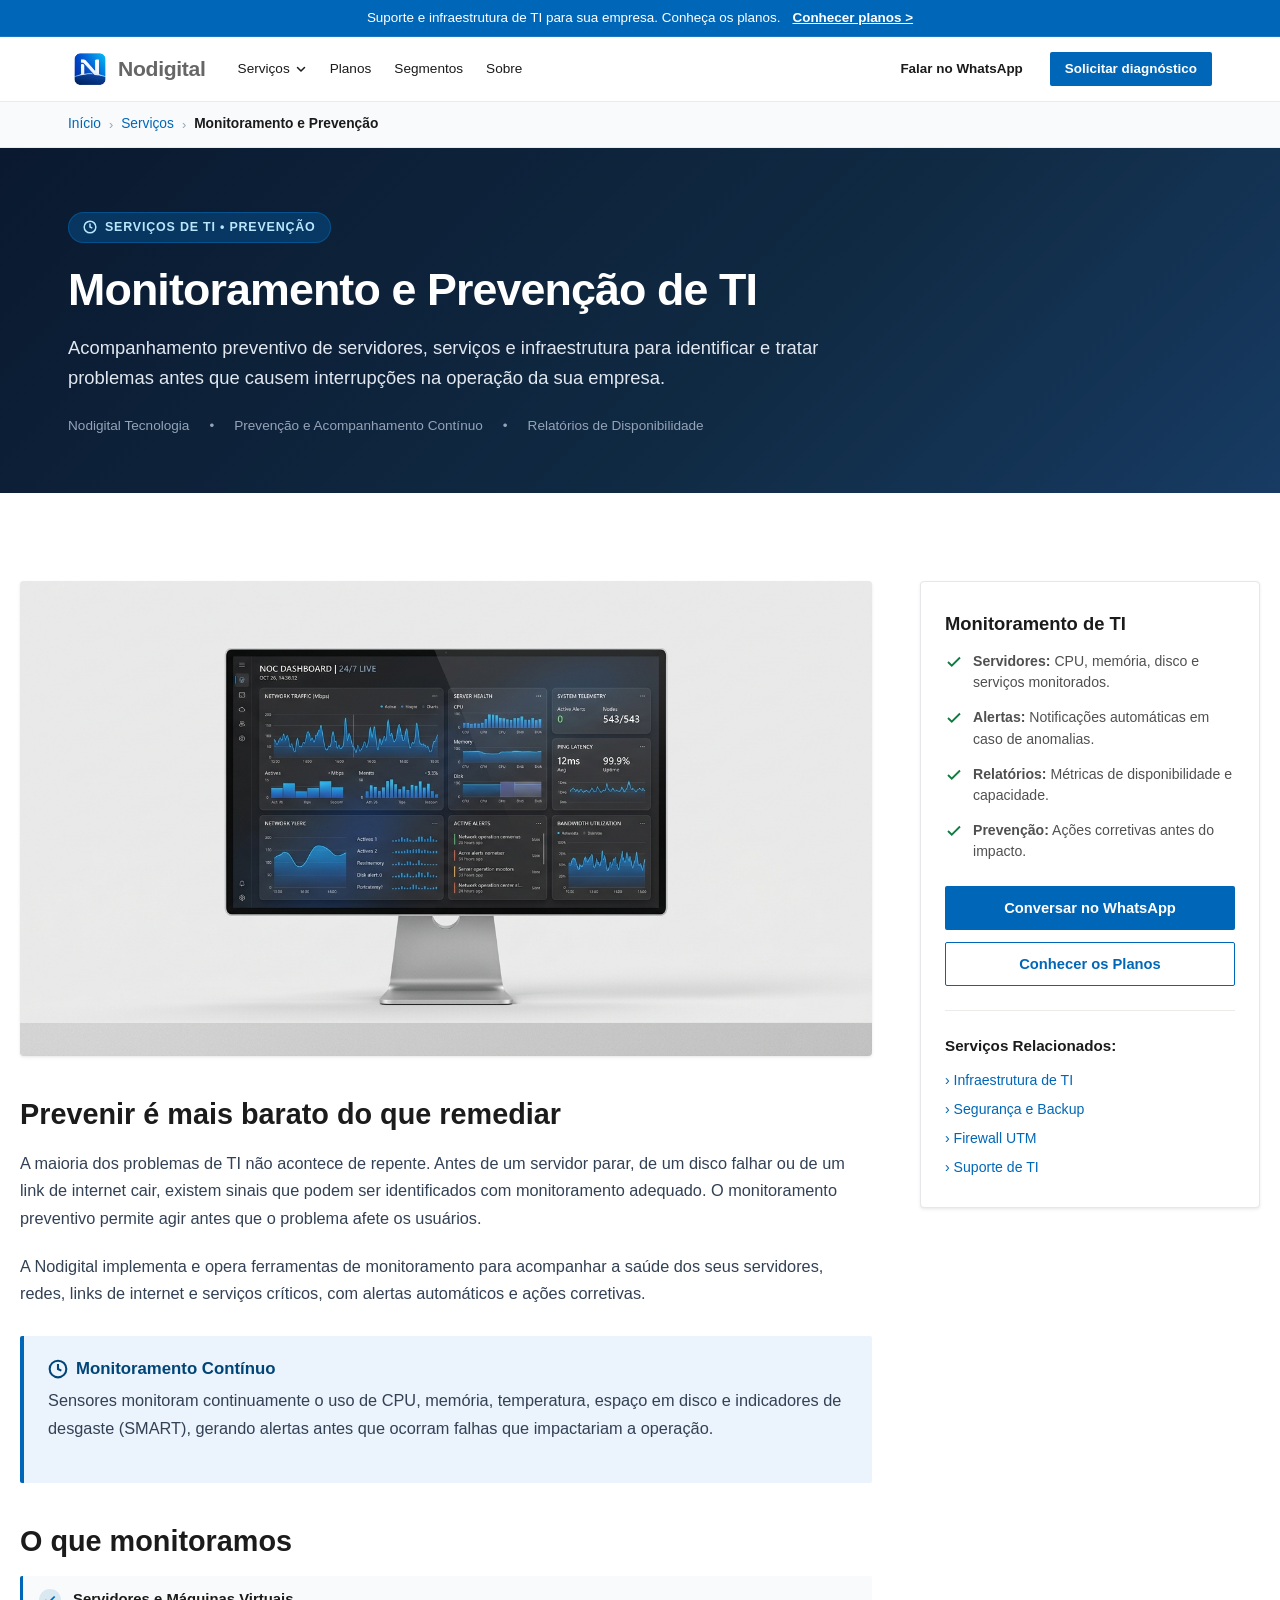
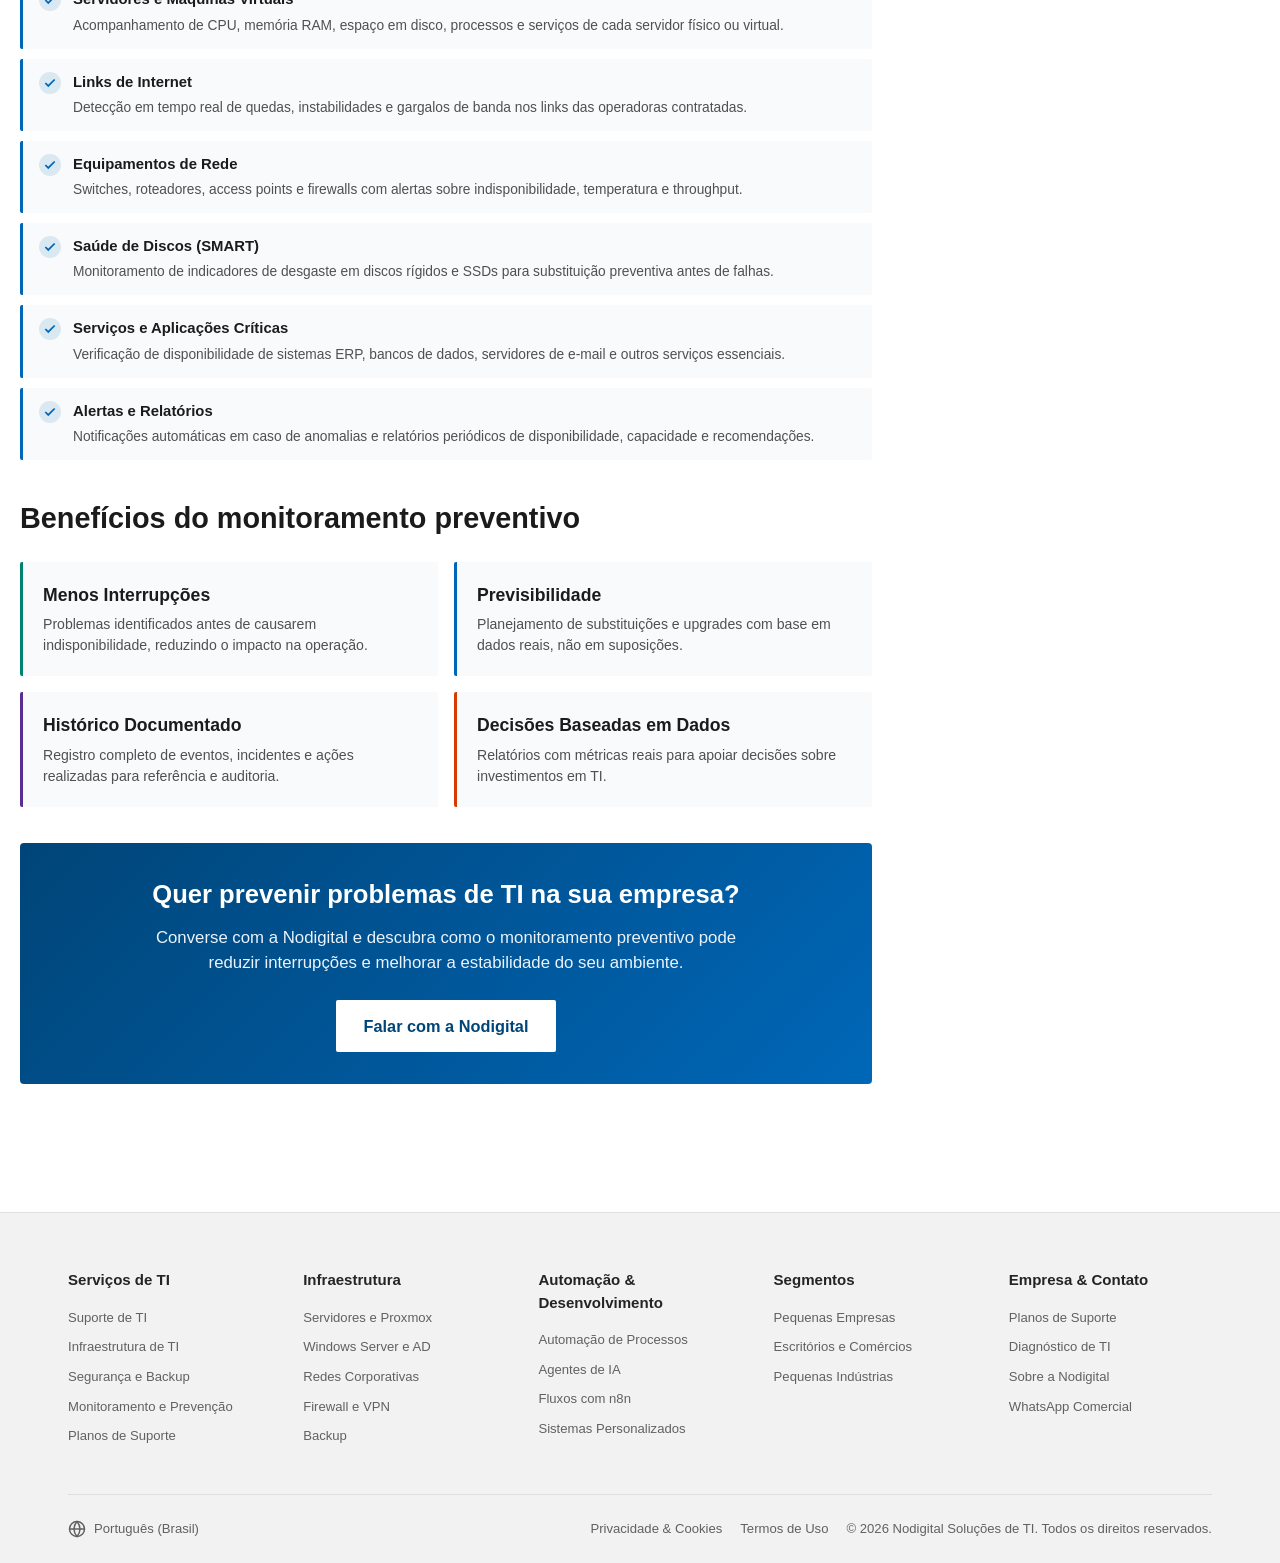
<file: monitoramento-e-prevencao.html>
<!DOCTYPE html>
<html lang="pt-BR">

<head>
  <meta charset="UTF-8" />
  <meta name="viewport" content="width=device-width, initial-scale=1.0" />
  <title>Monitoramento e Prevenção de TI | Nodigital Tecnologia</title>
  <meta name="description" content="Monitoramento preventivo de servidores, redes e infraestrutura de TI. Alertas, telemetria de hardware e relatórios de disponibilidade para empresas." />
  <meta name="keywords" content="monitoramento de TI, monitoramento de servidores, prevenção de falhas, telemetria, NOC, uptime, Nodigital" />
  <meta property="og:type" content="website" />
  <meta property="og:title" content="Monitoramento e Prevenção de TI | Nodigital Tecnologia" />
  <meta property="og:description" content="Monitoramento preventivo de servidores, redes e infraestrutura de TI para empresas." />
  <meta property="og:locale" content="pt_BR" />
  <link rel="icon" type="image/png" href="assets/img/logo.png" />
  <link rel="stylesheet" href="styles.css?v=2.5" />
</head>

<body>
  <div class="ms-topbar"><div class="ms-container ms-topbar__content"><span class="ms-topbar__text ms-topbar__text-desktop">Suporte e infraestrutura de TI para sua empresa. Conheça os planos.</span><span class="ms-topbar__text ms-topbar__text-mobile">Planos de TI a partir de R$ 297/mês</span><a href="index.html#planos" class="ms-topbar__link">Conhecer planos &gt;</a></div></div>

  <header class="ms-header" id="header">
    <div class="ms-container ms-header__nav">
      <div class="ms-header__left">
        <a href="index.html" class="ms-brand" aria-label="Nodigital Início"><img src="assets/img/logo.png" alt="Nodigital Logo" class="ms-brand__img" width="44" height="44" /><span class="ms-brand__text">Nodigital</span></a>
        <nav class="ms-nav" aria-label="Navegação Principal">
          <ul class="ms-nav__list">
            <li class="ms-nav__item">
              <a href="index.html#solucoes" class="ms-nav__link">Serviços <svg width="12" height="12" viewBox="0 0 12 12" fill="none"><path d="M2.5 4.5L6 8L9.5 4.5" stroke="currentColor" stroke-width="1.5" stroke-linecap="round" stroke-linejoin="round" /></svg></a>
              <div class="ms-simple-dropdown">
                <a href="suporte-de-ti.html" class="ms-simple-dropdown__link">Suporte de TI</a>
                <a href="infraestrutura-de-ti.html" class="ms-simple-dropdown__link">Infraestrutura de TI</a>
                <a href="seguranca-e-backup.html" class="ms-simple-dropdown__link">Segurança e Backup</a>
                <a href="monitoramento-e-prevencao.html" class="ms-simple-dropdown__link" style="color:var(--ms-blue-primary); font-weight:700;">Monitoramento e Prevenção</a>
                <a href="firewall-utm.html" class="ms-simple-dropdown__link">Firewall UTM</a>
                <a href="desenvolvimento-lowcode.html" class="ms-simple-dropdown__link">Desenvolvimento LowCode</a>
                <a href="consultoria-de-ti.html" class="ms-simple-dropdown__link">Consultoria de TI</a>
              </div>
            </li>
            <li class="ms-nav__item"><a href="index.html#planos" class="ms-nav__link">Planos</a></li>
            <li class="ms-nav__item"><a href="index.html#segmentos" class="ms-nav__link">Segmentos</a></li>
            <li class="ms-nav__item"><a href="index.html#contato" class="ms-nav__link">Sobre</a></li>
          </ul>
        </nav>
      </div>
      <div class="ms-nav__actions">
        <a href="https://api.whatsapp.com/send?phone=5511983641085&text=Ol%C3%A1!%20Gostaria%20de%20conversar%20sobre%20monitoramento%20de%20TI." target="_blank" rel="noopener" class="ms-btn ms-btn--ghost ms-btn--sm">Falar no WhatsApp</a>
        <a href="index.html#contato" class="ms-btn ms-btn--primary ms-btn--sm open-contact-modal">Solicitar diagnóstico</a>
        <button class="ms-menu-btn" aria-label="Abrir menu de navegação"><svg width="24" height="24" viewBox="0 0 24 24" fill="none" stroke="currentColor" stroke-width="2"><line x1="3" y1="12" x2="21" y2="12"></line><line x1="3" y1="6" x2="21" y2="6"></line><line x1="3" y1="18" x2="21" y2="18"></line></svg></button>
      </div>
    </div>
  </header>

  <div class="ms-mobile-drawer" id="mobile-drawer">
    <div class="ms-mobile-drawer__content">
      <div class="ms-mobile-drawer__header"><div class="ms-brand"><img src="assets/img/logo.png" alt="Nodigital Logo" class="ms-brand__img" width="44" height="44" /><span class="ms-brand__text">Nodigital</span></div><button class="ms-drawer-close" style="background:none;border:none;font-size:1.5rem;cursor:pointer;">&times;</button></div>
      <div class="ms-mobile-nav">
        <a href="suporte-de-ti.html">Suporte de TI <span>&gt;</span></a>
        <a href="infraestrutura-de-ti.html">Infraestrutura de TI <span>&gt;</span></a>
        <a href="seguranca-e-backup.html">Segurança e Backup <span>&gt;</span></a>
        <a href="monitoramento-e-prevencao.html" style="color:var(--ms-blue-primary); font-weight:700;">Monitoramento <span>&gt;</span></a>
        <a href="firewall-utm.html">Firewall UTM <span>&gt;</span></a>
        <a href="desenvolvimento-lowcode.html">Desenvolvimento LowCode <span>&gt;</span></a>
        <a href="consultoria-de-ti.html">Consultoria de TI <span>&gt;</span></a>
        <a href="index.html#planos">Planos <span>&gt;</span></a>
        <a href="index.html#contato">Sobre <span>&gt;</span></a>
      </div>
      <div style="margin-top:auto; display:flex; flex-direction:column; gap:10px;">
        <a href="https://api.whatsapp.com/send?phone=5511983641085&text=Ol%C3%A1!%20Gostaria%20de%20conversar%20sobre%20monitoramento%20de%20TI." target="_blank" rel="noopener" class="ms-btn ms-btn--primary">Falar no WhatsApp</a>
        <a href="index.html#contato" class="ms-btn ms-btn--secondary open-contact-modal">Solicitar diagnóstico</a>
      </div>
    </div>
  </div>

  <nav class="ms-breadcrumb" aria-label="Trilha de Navegação"><div class="ms-container"><ul class="ms-breadcrumb__list"><li><a href="index.html" class="ms-breadcrumb__link">Início</a></li><li class="ms-breadcrumb__separator">&rsaquo;</li><li><a href="index.html#solucoes" class="ms-breadcrumb__link">Serviços</a></li><li class="ms-breadcrumb__separator">&rsaquo;</li><li class="ms-breadcrumb__current" aria-current="page">Monitoramento e Prevenção</li></ul></div></nav>

  <main>
    <section class="ms-article-hero">
      <div class="ms-container">
        <span class="ms-article-hero__badge">
          <svg width="14" height="14" viewBox="0 0 24 24" fill="none" stroke="currentColor" stroke-width="2.5"><path d="M12 2a10 10 0 0 1 10 10c0 5.5-4.5 10-10 10S2 17.5 2 12 6.5 2 12 2z"></path><path d="M12 6v6l4 2"></path></svg>
          Serviços de TI • Prevenção
        </span>
        <h1 class="ms-article-hero__title">Monitoramento e Prevenção de TI</h1>
        <p class="ms-article-hero__lead">Acompanhamento preventivo de servidores, serviços e infraestrutura para identificar e tratar problemas antes que causem interrupções na operação da sua empresa.</p>
        <div class="ms-article-hero__meta"><span>Nodigital Tecnologia</span><span>•</span><span>Prevenção e Acompanhamento Contínuo</span><span>•</span><span>Relatórios de Disponibilidade</span></div>
      </div>
    </section>

    <section class="ms-section" style="background-color: #FFFFFF; padding-top: 32px;">
      <div class="ms-container ms-article-layout">
        <article class="ms-prose">
          <div style="border-radius: var(--radius-sm); overflow: hidden; margin-bottom: 32px; box-shadow: var(--shadow-sm); background-color: #F2F2F2;">
            <img src="assets/img/card-monitoramento.jpg" alt="Monitoramento e Prevenção de TI" style="width: 100%; height: auto; display: block;" />
          </div>

          <h2>Prevenir é mais barato do que remediar</h2>
          <p>A maioria dos problemas de TI não acontece de repente. Antes de um servidor parar, de um disco falhar ou de um link de internet cair, existem sinais que podem ser identificados com monitoramento adequado. O monitoramento preventivo permite agir antes que o problema afete os usuários.</p>
          <p>A Nodigital implementa e opera ferramentas de monitoramento para acompanhar a saúde dos seus servidores, redes, links de internet e serviços críticos, com alertas automáticos e ações corretivas.</p>

          <div class="ms-callout">
            <div class="ms-callout__title">
              <svg width="20" height="20" viewBox="0 0 24 24" fill="none" stroke="currentColor" stroke-width="2.5"><path d="M12 2a10 10 0 0 1 10 10c0 5.5-4.5 10-10 10S2 17.5 2 12 6.5 2 12 2z"></path><path d="M12 6v6l4 2"></path></svg>
              Monitoramento Contínuo
            </div>
            <p class="ms-callout__text">Sensores monitoram continuamente o uso de CPU, memória, temperatura, espaço em disco e indicadores de desgaste (SMART), gerando alertas antes que ocorram falhas que impactariam a operação.</p>
          </div>

          <h2>O que monitoramos</h2>
          <ul class="ms-modal__feature-list">
            <li class="ms-modal__feature-row"><div class="ms-modal__feature-icon"><svg width="14" height="14" viewBox="0 0 24 24" fill="none" stroke="currentColor" stroke-width="3"><polyline points="20 6 9 17 4 12"></polyline></svg></div><div class="ms-modal__feature-text"><strong>Servidores e Máquinas Virtuais</strong><span>Acompanhamento de CPU, memória RAM, espaço em disco, processos e serviços de cada servidor físico ou virtual.</span></div></li>
            <li class="ms-modal__feature-row"><div class="ms-modal__feature-icon"><svg width="14" height="14" viewBox="0 0 24 24" fill="none" stroke="currentColor" stroke-width="3"><polyline points="20 6 9 17 4 12"></polyline></svg></div><div class="ms-modal__feature-text"><strong>Links de Internet</strong><span>Detecção em tempo real de quedas, instabilidades e gargalos de banda nos links das operadoras contratadas.</span></div></li>
            <li class="ms-modal__feature-row"><div class="ms-modal__feature-icon"><svg width="14" height="14" viewBox="0 0 24 24" fill="none" stroke="currentColor" stroke-width="3"><polyline points="20 6 9 17 4 12"></polyline></svg></div><div class="ms-modal__feature-text"><strong>Equipamentos de Rede</strong><span>Switches, roteadores, access points e firewalls com alertas sobre indisponibilidade, temperatura e throughput.</span></div></li>
            <li class="ms-modal__feature-row"><div class="ms-modal__feature-icon"><svg width="14" height="14" viewBox="0 0 24 24" fill="none" stroke="currentColor" stroke-width="3"><polyline points="20 6 9 17 4 12"></polyline></svg></div><div class="ms-modal__feature-text"><strong>Saúde de Discos (SMART)</strong><span>Monitoramento de indicadores de desgaste em discos rígidos e SSDs para substituição preventiva antes de falhas.</span></div></li>
            <li class="ms-modal__feature-row"><div class="ms-modal__feature-icon"><svg width="14" height="14" viewBox="0 0 24 24" fill="none" stroke="currentColor" stroke-width="3"><polyline points="20 6 9 17 4 12"></polyline></svg></div><div class="ms-modal__feature-text"><strong>Serviços e Aplicações Críticas</strong><span>Verificação de disponibilidade de sistemas ERP, bancos de dados, servidores de e-mail e outros serviços essenciais.</span></div></li>
            <li class="ms-modal__feature-row"><div class="ms-modal__feature-icon"><svg width="14" height="14" viewBox="0 0 24 24" fill="none" stroke="currentColor" stroke-width="3"><polyline points="20 6 9 17 4 12"></polyline></svg></div><div class="ms-modal__feature-text"><strong>Alertas e Relatórios</strong><span>Notificações automáticas em caso de anomalias e relatórios periódicos de disponibilidade, capacidade e recomendações.</span></div></li>
          </ul>

          <h2>Benefícios do monitoramento preventivo</h2>
          <div style="display:grid; grid-template-columns: 1fr 1fr; gap:16px; margin: 24px 0;">
            <div style="background:var(--ms-bg-subtle); padding:20px; border-radius:var(--radius-xs); border-left:3px solid #008272;">
              <h4 style="margin:0 0 6px 0; color:var(--ms-text-primary); font-size:1.1rem;">Menos Interrupções</h4>
              <p style="font-size:0.88rem; color:var(--ms-text-secondary); margin:0; line-height:1.5;">Problemas identificados antes de causarem indisponibilidade, reduzindo o impacto na operação.</p>
            </div>
            <div style="background:var(--ms-bg-subtle); padding:20px; border-radius:var(--radius-xs); border-left:3px solid #0067B8;">
              <h4 style="margin:0 0 6px 0; color:var(--ms-text-primary); font-size:1.1rem;">Previsibilidade</h4>
              <p style="font-size:0.88rem; color:var(--ms-text-secondary); margin:0; line-height:1.5;">Planejamento de substituições e upgrades com base em dados reais, não em suposições.</p>
            </div>
            <div style="background:var(--ms-bg-subtle); padding:20px; border-radius:var(--radius-xs); border-left:3px solid #5C2D91;">
              <h4 style="margin:0 0 6px 0; color:var(--ms-text-primary); font-size:1.1rem;">Histórico Documentado</h4>
              <p style="font-size:0.88rem; color:var(--ms-text-secondary); margin:0; line-height:1.5;">Registro completo de eventos, incidentes e ações realizadas para referência e auditoria.</p>
            </div>
            <div style="background:var(--ms-bg-subtle); padding:20px; border-radius:var(--radius-xs); border-left:3px solid #D83B01;">
              <h4 style="margin:0 0 6px 0; color:var(--ms-text-primary); font-size:1.1rem;">Decisões Baseadas em Dados</h4>
              <p style="font-size:0.88rem; color:var(--ms-text-secondary); margin:0; line-height:1.5;">Relatórios com métricas reais para apoiar decisões sobre investimentos em TI.</p>
            </div>
          </div>

          <div style="margin-top: 36px; padding: 32px; background: linear-gradient(135deg, #004578 0%, #0067B8 100%); border-radius: var(--radius-sm); color: #FFFFFF; text-align: center;">
            <h3 style="color: #FFFFFF; font-size: 1.6rem; margin: 0 0 12px 0;">Quer prevenir problemas de TI na sua empresa?</h3>
            <p style="color: #EBF3FC; font-size: 1.05rem; max-width: 600px; margin: 0 auto 24px; line-height: 1.5;">Converse com a Nodigital e descubra como o monitoramento preventivo pode reduzir interrupções e melhorar a estabilidade do seu ambiente.</p>
            <a href="https://api.whatsapp.com/send?phone=5511983641085&text=Ol%C3%A1!%20Gostaria%20de%20conversar%20sobre%20monitoramento%20de%20TI%20para%20minha%20empresa." target="_blank" rel="noopener" class="ms-btn ms-btn--primary ms-btn--lg" style="background: #FFFFFF; color: #004578; font-weight: 700; border: none;">Falar com a Nodigital</a>
          </div>
        </article>

        <aside>
          <div class="ms-sidebar-card">
            <h3 class="ms-sidebar-card__title">Monitoramento de TI</h3>
            <ul style="list-style: none; padding: 0; margin: 0 0 24px 0; display: flex; flex-direction: column; gap: 14px; font-size: 0.88rem; color: var(--ms-text-secondary);">
              <li style="display: flex; gap: 10px; align-items: flex-start;"><svg width="18" height="18" viewBox="0 0 24 24" fill="none" stroke="#107C41" stroke-width="2.5" style="flex-shrink:0; margin-top:2px;"><polyline points="20 6 9 17 4 12"></polyline></svg><span><strong>Servidores:</strong> CPU, memória, disco e serviços monitorados.</span></li>
              <li style="display: flex; gap: 10px; align-items: flex-start;"><svg width="18" height="18" viewBox="0 0 24 24" fill="none" stroke="#107C41" stroke-width="2.5" style="flex-shrink:0; margin-top:2px;"><polyline points="20 6 9 17 4 12"></polyline></svg><span><strong>Alertas:</strong> Notificações automáticas em caso de anomalias.</span></li>
              <li style="display: flex; gap: 10px; align-items: flex-start;"><svg width="18" height="18" viewBox="0 0 24 24" fill="none" stroke="#107C41" stroke-width="2.5" style="flex-shrink:0; margin-top:2px;"><polyline points="20 6 9 17 4 12"></polyline></svg><span><strong>Relatórios:</strong> Métricas de disponibilidade e capacidade.</span></li>
              <li style="display: flex; gap: 10px; align-items: flex-start;"><svg width="18" height="18" viewBox="0 0 24 24" fill="none" stroke="#107C41" stroke-width="2.5" style="flex-shrink:0; margin-top:2px;"><polyline points="20 6 9 17 4 12"></polyline></svg><span><strong>Prevenção:</strong> Ações corretivas antes do impacto.</span></li>
            </ul>
            <a href="https://api.whatsapp.com/send?phone=5511983641085&text=Ol%C3%A1!%20Gostaria%20de%20conversar%20sobre%20monitoramento%20de%20TI." target="_blank" rel="noopener" class="ms-btn ms-btn--primary" style="width: 100%; text-align: center; margin-bottom: 12px; display: block;">Conversar no WhatsApp</a>
            <a href="index.html#planos" class="ms-btn ms-btn--secondary" style="width: 100%; text-align: center; display: block;">Conhecer os Planos</a>
            <hr style="border: 0; border-top: 1px solid var(--ms-border-subtle); margin: 24px 0;" />
            <h4 style="font-size: 0.95rem; font-weight: 700; margin-bottom: 12px; color: var(--ms-text-primary);">Serviços Relacionados:</h4>
            <ul style="list-style: none; padding: 0; margin: 0; display: flex; flex-direction: column; gap: 8px; font-size: 0.88rem;">
              <li><a href="infraestrutura-de-ti.html" style="color: var(--ms-blue-primary); text-decoration: none;">&rsaquo; Infraestrutura de TI</a></li>
              <li><a href="seguranca-e-backup.html" style="color: var(--ms-blue-primary); text-decoration: none;">&rsaquo; Segurança e Backup</a></li>
              <li><a href="firewall-utm.html" style="color: var(--ms-blue-primary); text-decoration: none;">&rsaquo; Firewall UTM</a></li>
              <li><a href="suporte-de-ti.html" style="color: var(--ms-blue-primary); text-decoration: none;">&rsaquo; Suporte de TI</a></li>
            </ul>
          </div>
        </aside>
      </div>
    </section>
  </main>

  <footer class="ms-footer"><div class="ms-container"><div class="ms-footer__grid"><div><h4 class="ms-footer__col-title">Serviços de TI</h4><ul class="ms-footer__list"><li><a href="suporte-de-ti.html" class="ms-footer__link">Suporte de TI</a></li><li><a href="infraestrutura-de-ti.html" class="ms-footer__link">Infraestrutura de TI</a></li><li><a href="seguranca-e-backup.html" class="ms-footer__link">Segurança e Backup</a></li><li><a href="monitoramento-e-prevencao.html" class="ms-footer__link">Monitoramento e Prevenção</a></li><li><a href="index.html#planos" class="ms-footer__link">Planos de Suporte</a></li></ul></div><div><h4 class="ms-footer__col-title">Infraestrutura</h4><ul class="ms-footer__list"><li><a href="infraestrutura-de-ti.html" class="ms-footer__link">Servidores e Proxmox</a></li><li><a href="infraestrutura-de-ti.html" class="ms-footer__link">Windows Server e AD</a></li><li><a href="infraestrutura-de-ti.html" class="ms-footer__link">Redes Corporativas</a></li><li><a href="firewall-utm.html" class="ms-footer__link">Firewall e VPN</a></li><li><a href="seguranca-e-backup.html" class="ms-footer__link">Backup</a></li></ul></div><div><h4 class="ms-footer__col-title">Automação & Desenvolvimento</h4><ul class="ms-footer__list"><li><a href="desenvolvimento-lowcode.html" class="ms-footer__link">Automação de Processos</a></li><li><a href="desenvolvimento-lowcode.html" class="ms-footer__link">Agentes de IA</a></li><li><a href="desenvolvimento-lowcode.html" class="ms-footer__link">Fluxos com n8n</a></li><li><a href="desenvolvimento-lowcode.html" class="ms-footer__link">Sistemas Personalizados</a></li></ul></div><div><h4 class="ms-footer__col-title">Segmentos</h4><ul class="ms-footer__list"><li><a href="index.html#segmentos" class="ms-footer__link">Pequenas Empresas</a></li><li><a href="index.html#segmentos" class="ms-footer__link">Escritórios e Comércios</a></li><li><a href="index.html#segmentos" class="ms-footer__link">Pequenas Indústrias</a></li></ul></div><div><h4 class="ms-footer__col-title">Empresa & Contato</h4><ul class="ms-footer__list"><li><a href="index.html#planos" class="ms-footer__link">Planos de Suporte</a></li><li><a href="index.html#contato" class="ms-footer__link">Diagnóstico de TI</a></li><li><a href="index.html#contato" class="ms-footer__link">Sobre a Nodigital</a></li><li><a href="https://api.whatsapp.com/send?phone=5511983641085&text=Ol%C3%A1!%20Gostaria%20de%20conversar%20sobre%20os%20servi%C3%A7os%20da%20Nodigital." target="_blank" rel="noopener" class="ms-footer__link">WhatsApp Comercial</a></li></ul></div></div><div class="ms-footer__bottom"><div class="ms-footer__lang"><svg width="18" height="18" viewBox="0 0 24 24" fill="none" stroke="currentColor" stroke-width="2"><circle cx="12" cy="12" r="10"></circle><line x1="2" y1="12" x2="22" y2="12"></line><path d="M12 2a15.3 15.3 0 0 1 4 10 15.3 15.3 0 0 1-4 10 15.3 15.3 0 0 1-4-10 15.3 15.3 0 0 1 4-10z"></path></svg><span>Português (Brasil)</span></div><div class="ms-footer__legal"><a href="#">Privacidade & Cookies</a><a href="#">Termos de Uso</a><span>© 2026 Nodigital Soluções de TI. Todos os direitos reservados.</span></div></div></div></footer>
  <script src="script.js"></script>
</body>
</html>
</file>
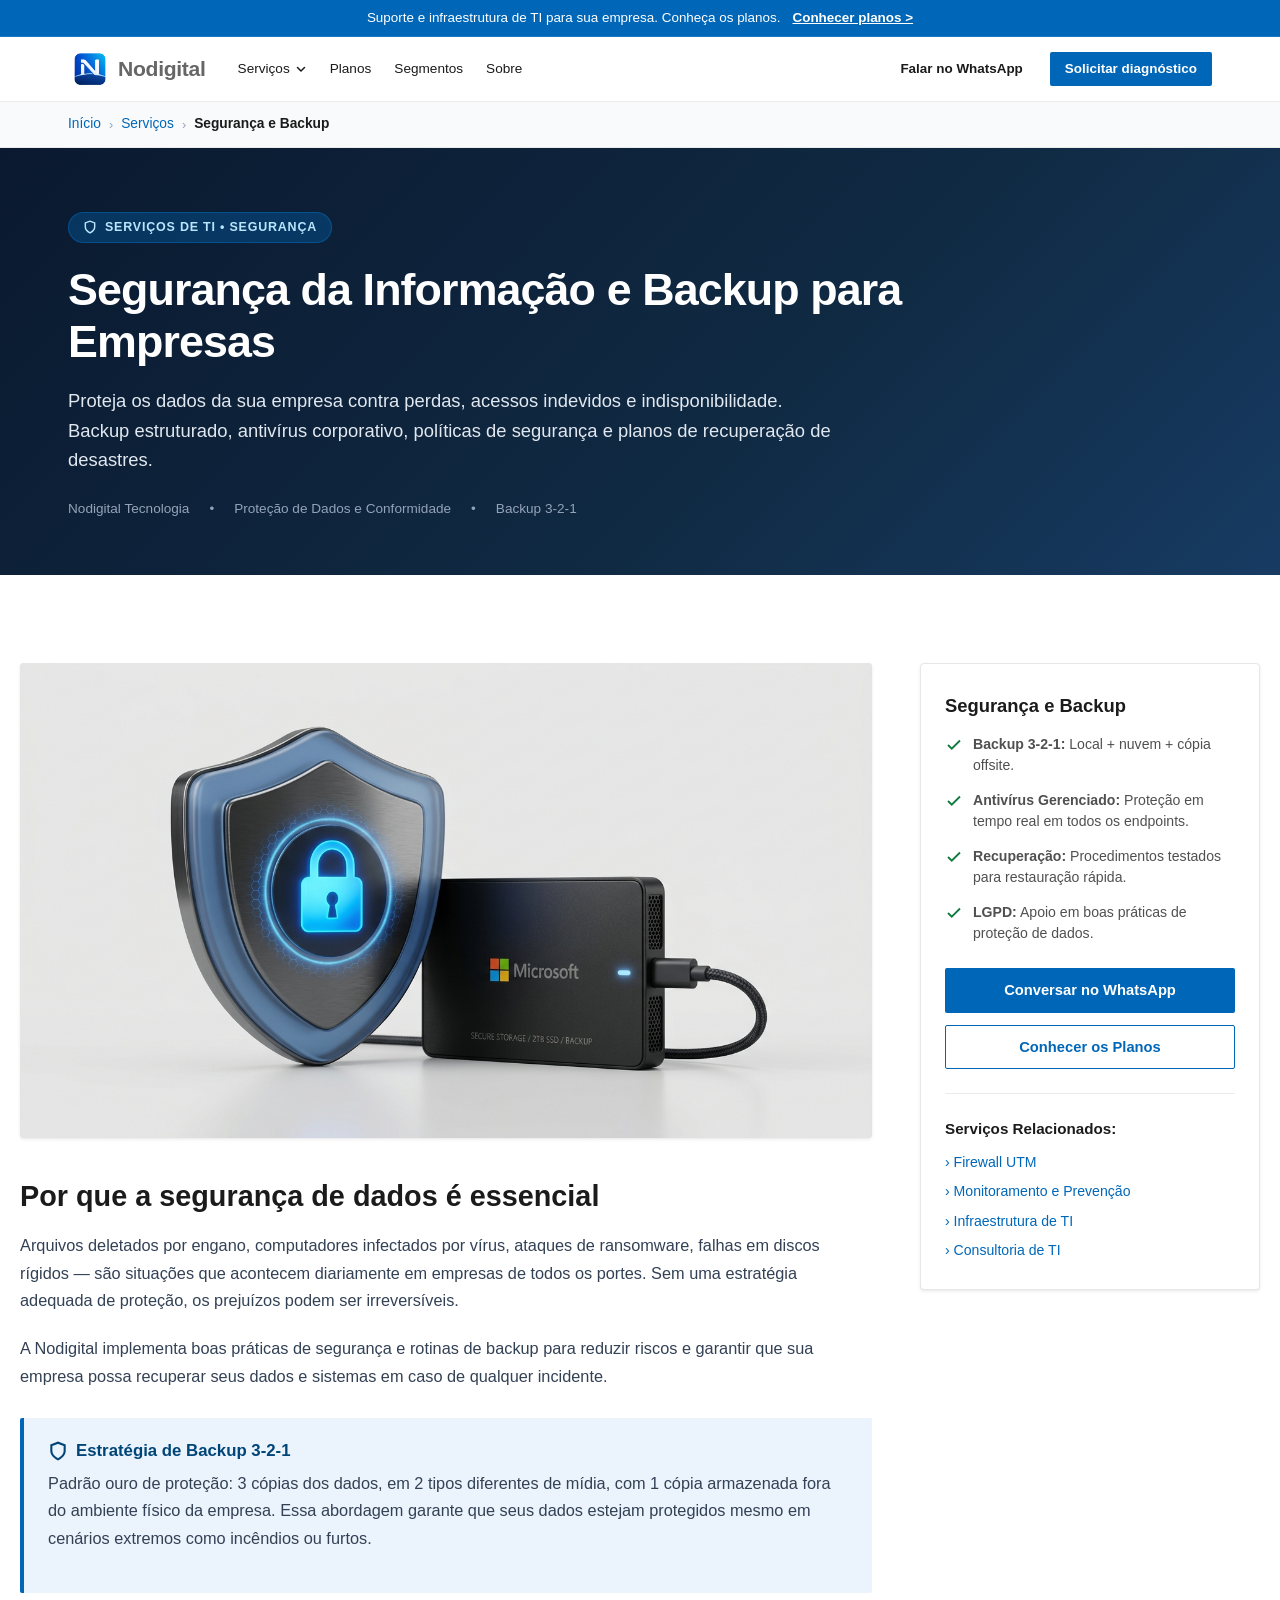
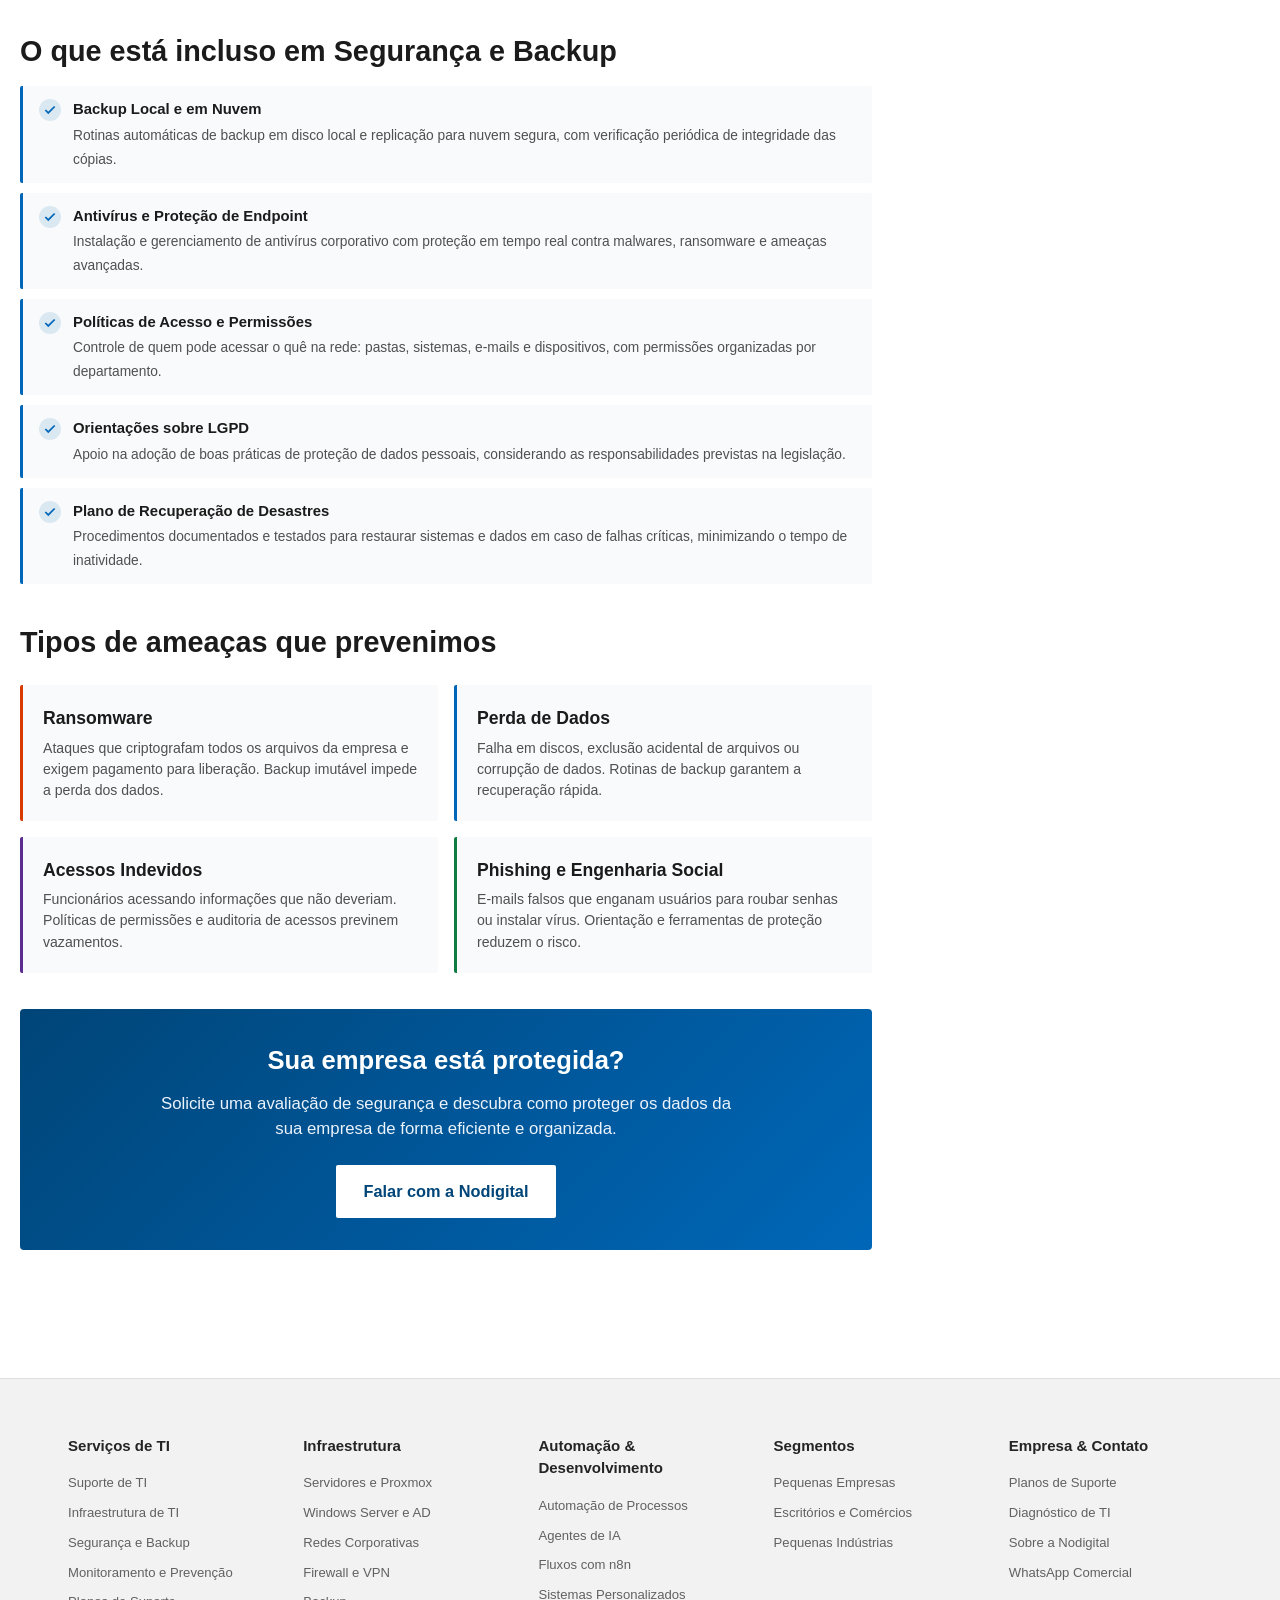
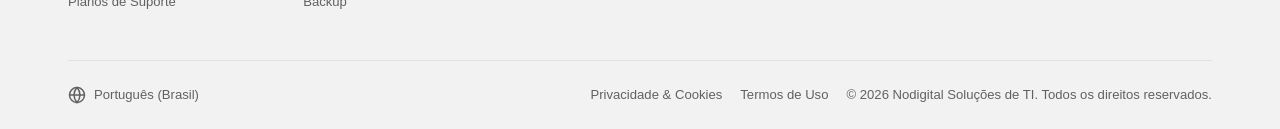
<file: seguranca-e-backup.html>
<!DOCTYPE html>
<html lang="pt-BR">

<head>
  <meta charset="UTF-8" />
  <meta name="viewport" content="width=device-width, initial-scale=1.0" />
  <title>Segurança e Backup para Empresas | Nodigital Tecnologia</title>
  <meta name="description" content="Proteção de dados, backup estruturado, antivírus, políticas de segurança e plano de recuperação de desastres para empresas. Nodigital Tecnologia." />
  <meta name="keywords" content="segurança da informação, backup empresarial, proteção de dados, antivírus corporativo, recuperação de desastres, LGPD, Nodigital" />
  <meta property="og:type" content="website" />
  <meta property="og:url" content="https://nodigital.com.br/seguranca-e-backup.html" />
  <meta property="og:title" content="Segurança e Backup para Empresas | Nodigital Tecnologia" />
  <meta property="og:description" content="Proteção de dados, backup estruturado, antivírus, políticas de segurança e recuperação de desastres para empresas." />
  <meta property="og:locale" content="pt_BR" />
  <link rel="icon" type="image/png" href="assets/img/logo.png" />
  <link rel="stylesheet" href="styles.css?v=2.5" />
</head>

<body>
  <div class="ms-topbar">
    <div class="ms-container ms-topbar__content">
      <span class="ms-topbar__text ms-topbar__text-desktop">Suporte e infraestrutura de TI para sua empresa. Conheça os planos.</span>
      <span class="ms-topbar__text ms-topbar__text-mobile">Planos de TI a partir de R$ 297/mês</span>
      <a href="index.html#planos" class="ms-topbar__link">Conhecer planos &gt;</a>
    </div>
  </div>

  <header class="ms-header" id="header">
    <div class="ms-container ms-header__nav">
      <div class="ms-header__left">
        <a href="index.html" class="ms-brand" aria-label="Nodigital Início">
          <img src="assets/img/logo.png" alt="Nodigital Logo" class="ms-brand__img" width="44" height="44" />
          <span class="ms-brand__text">Nodigital</span>
        </a>
        <nav class="ms-nav" aria-label="Navegação Principal">
          <ul class="ms-nav__list">
            <li class="ms-nav__item">
              <a href="index.html#solucoes" class="ms-nav__link">Serviços <svg width="12" height="12" viewBox="0 0 12 12" fill="none"><path d="M2.5 4.5L6 8L9.5 4.5" stroke="currentColor" stroke-width="1.5" stroke-linecap="round" stroke-linejoin="round" /></svg></a>
              <div class="ms-simple-dropdown">
                <a href="suporte-de-ti.html" class="ms-simple-dropdown__link">Suporte de TI</a>
                <a href="infraestrutura-de-ti.html" class="ms-simple-dropdown__link">Infraestrutura de TI</a>
                <a href="seguranca-e-backup.html" class="ms-simple-dropdown__link" style="color:var(--ms-blue-primary); font-weight:700;">Segurança e Backup</a>
                <a href="monitoramento-e-prevencao.html" class="ms-simple-dropdown__link">Monitoramento e Prevenção</a>
                <a href="firewall-utm.html" class="ms-simple-dropdown__link">Firewall UTM</a>
                <a href="desenvolvimento-lowcode.html" class="ms-simple-dropdown__link">Desenvolvimento LowCode</a>
                <a href="consultoria-de-ti.html" class="ms-simple-dropdown__link">Consultoria de TI</a>
              </div>
            </li>
            <li class="ms-nav__item"><a href="index.html#planos" class="ms-nav__link">Planos</a></li>
            <li class="ms-nav__item"><a href="index.html#segmentos" class="ms-nav__link">Segmentos</a></li>
            <li class="ms-nav__item"><a href="index.html#contato" class="ms-nav__link">Sobre</a></li>
          </ul>
        </nav>
      </div>
      <div class="ms-nav__actions">
        <a href="https://api.whatsapp.com/send?phone=5511983641085&text=Ol%C3%A1!%20Gostaria%20de%20conversar%20sobre%20seguran%C3%A7a%20e%20backup." target="_blank" rel="noopener" class="ms-btn ms-btn--ghost ms-btn--sm">Falar no WhatsApp</a>
        <a href="index.html#contato" class="ms-btn ms-btn--primary ms-btn--sm open-contact-modal">Solicitar diagnóstico</a>
        <button class="ms-menu-btn" aria-label="Abrir menu de navegação"><svg width="24" height="24" viewBox="0 0 24 24" fill="none" stroke="currentColor" stroke-width="2"><line x1="3" y1="12" x2="21" y2="12"></line><line x1="3" y1="6" x2="21" y2="6"></line><line x1="3" y1="18" x2="21" y2="18"></line></svg></button>
      </div>
    </div>
  </header>

  <div class="ms-mobile-drawer" id="mobile-drawer">
    <div class="ms-mobile-drawer__content">
      <div class="ms-mobile-drawer__header">
        <div class="ms-brand"><img src="assets/img/logo.png" alt="Nodigital Logo" class="ms-brand__img" width="44" height="44" /><span class="ms-brand__text">Nodigital</span></div>
        <button class="ms-drawer-close" style="background:none;border:none;font-size:1.5rem;cursor:pointer;">&times;</button>
      </div>
      <div class="ms-mobile-nav">
        <a href="suporte-de-ti.html">Suporte de TI <span>&gt;</span></a>
        <a href="infraestrutura-de-ti.html">Infraestrutura de TI <span>&gt;</span></a>
        <a href="seguranca-e-backup.html" style="color:var(--ms-blue-primary); font-weight:700;">Segurança e Backup <span>&gt;</span></a>
        <a href="monitoramento-e-prevencao.html">Monitoramento <span>&gt;</span></a>
        <a href="firewall-utm.html">Firewall UTM <span>&gt;</span></a>
        <a href="desenvolvimento-lowcode.html">Desenvolvimento LowCode <span>&gt;</span></a>
        <a href="consultoria-de-ti.html">Consultoria de TI <span>&gt;</span></a>
        <a href="index.html#planos">Planos <span>&gt;</span></a>
        <a href="index.html#contato">Sobre <span>&gt;</span></a>
      </div>
      <div style="margin-top:auto; display:flex; flex-direction:column; gap:10px;">
        <a href="https://api.whatsapp.com/send?phone=5511983641085&text=Ol%C3%A1!%20Gostaria%20de%20conversar%20sobre%20seguran%C3%A7a%20e%20backup." target="_blank" rel="noopener" class="ms-btn ms-btn--primary">Falar no WhatsApp</a>
        <a href="index.html#contato" class="ms-btn ms-btn--secondary open-contact-modal">Solicitar diagnóstico</a>
      </div>
    </div>
  </div>

  <nav class="ms-breadcrumb" aria-label="Trilha de Navegação">
    <div class="ms-container">
      <ul class="ms-breadcrumb__list">
        <li><a href="index.html" class="ms-breadcrumb__link">Início</a></li>
        <li class="ms-breadcrumb__separator">&rsaquo;</li>
        <li><a href="index.html#solucoes" class="ms-breadcrumb__link">Serviços</a></li>
        <li class="ms-breadcrumb__separator">&rsaquo;</li>
        <li class="ms-breadcrumb__current" aria-current="page">Segurança e Backup</li>
      </ul>
    </div>
  </nav>

  <main>
    <section class="ms-article-hero">
      <div class="ms-container">
        <span class="ms-article-hero__badge">
          <svg width="14" height="14" viewBox="0 0 24 24" fill="none" stroke="currentColor" stroke-width="2.5"><path d="M12 22s8-4 8-10V5l-8-3-8 3v7c0 6 8 10 8 10z"></path></svg>
          Serviços de TI • Segurança
        </span>
        <h1 class="ms-article-hero__title">Segurança da Informação e Backup para Empresas</h1>
        <p class="ms-article-hero__lead">Proteja os dados da sua empresa contra perdas, acessos indevidos e indisponibilidade. Backup estruturado, antivírus corporativo, políticas de segurança e planos de recuperação de desastres.</p>
        <div class="ms-article-hero__meta">
          <span>Nodigital Tecnologia</span><span>•</span><span>Proteção de Dados e Conformidade</span><span>•</span><span>Backup 3-2-1</span>
        </div>
      </div>
    </section>

    <section class="ms-section" style="background-color: #FFFFFF; padding-top: 32px;">
      <div class="ms-container ms-article-layout">
        <article class="ms-prose">
          <div style="border-radius: var(--radius-sm); overflow: hidden; margin-bottom: 32px; box-shadow: var(--shadow-sm); background-color: #F2F2F2;">
            <img src="assets/img/card-protecao.jpg" alt="Segurança e Backup para Empresas" style="width: 100%; height: auto; display: block;" />
          </div>

          <h2>Por que a segurança de dados é essencial</h2>
          <p>Arquivos deletados por engano, computadores infectados por vírus, ataques de ransomware, falhas em discos rígidos — são situações que acontecem diariamente em empresas de todos os portes. Sem uma estratégia adequada de proteção, os prejuízos podem ser irreversíveis.</p>
          <p>A Nodigital implementa boas práticas de segurança e rotinas de backup para reduzir riscos e garantir que sua empresa possa recuperar seus dados e sistemas em caso de qualquer incidente.</p>

          <div class="ms-callout">
            <div class="ms-callout__title">
              <svg width="20" height="20" viewBox="0 0 24 24" fill="none" stroke="currentColor" stroke-width="2.5"><path d="M12 22s8-4 8-10V5l-8-3-8 3v7c0 6 8 10 8 10z"></path></svg>
              Estratégia de Backup 3-2-1
            </div>
            <p class="ms-callout__text">Padrão ouro de proteção: 3 cópias dos dados, em 2 tipos diferentes de mídia, com 1 cópia armazenada fora do ambiente físico da empresa. Essa abordagem garante que seus dados estejam protegidos mesmo em cenários extremos como incêndios ou furtos.</p>
          </div>

          <h2>O que está incluso em Segurança e Backup</h2>
          <ul class="ms-modal__feature-list">
            <li class="ms-modal__feature-row"><div class="ms-modal__feature-icon"><svg width="14" height="14" viewBox="0 0 24 24" fill="none" stroke="currentColor" stroke-width="3"><polyline points="20 6 9 17 4 12"></polyline></svg></div><div class="ms-modal__feature-text"><strong>Backup Local e em Nuvem</strong><span>Rotinas automáticas de backup em disco local e replicação para nuvem segura, com verificação periódica de integridade das cópias.</span></div></li>
            <li class="ms-modal__feature-row"><div class="ms-modal__feature-icon"><svg width="14" height="14" viewBox="0 0 24 24" fill="none" stroke="currentColor" stroke-width="3"><polyline points="20 6 9 17 4 12"></polyline></svg></div><div class="ms-modal__feature-text"><strong>Antivírus e Proteção de Endpoint</strong><span>Instalação e gerenciamento de antivírus corporativo com proteção em tempo real contra malwares, ransomware e ameaças avançadas.</span></div></li>
            <li class="ms-modal__feature-row"><div class="ms-modal__feature-icon"><svg width="14" height="14" viewBox="0 0 24 24" fill="none" stroke="currentColor" stroke-width="3"><polyline points="20 6 9 17 4 12"></polyline></svg></div><div class="ms-modal__feature-text"><strong>Políticas de Acesso e Permissões</strong><span>Controle de quem pode acessar o quê na rede: pastas, sistemas, e-mails e dispositivos, com permissões organizadas por departamento.</span></div></li>
            <li class="ms-modal__feature-row"><div class="ms-modal__feature-icon"><svg width="14" height="14" viewBox="0 0 24 24" fill="none" stroke="currentColor" stroke-width="3"><polyline points="20 6 9 17 4 12"></polyline></svg></div><div class="ms-modal__feature-text"><strong>Orientações sobre LGPD</strong><span>Apoio na adoção de boas práticas de proteção de dados pessoais, considerando as responsabilidades previstas na legislação.</span></div></li>
            <li class="ms-modal__feature-row"><div class="ms-modal__feature-icon"><svg width="14" height="14" viewBox="0 0 24 24" fill="none" stroke="currentColor" stroke-width="3"><polyline points="20 6 9 17 4 12"></polyline></svg></div><div class="ms-modal__feature-text"><strong>Plano de Recuperação de Desastres</strong><span>Procedimentos documentados e testados para restaurar sistemas e dados em caso de falhas críticas, minimizando o tempo de inatividade.</span></div></li>
          </ul>

          <h2>Tipos de ameaças que prevenimos</h2>
          <div style="display:grid; grid-template-columns: 1fr 1fr; gap:16px; margin: 24px 0;">
            <div style="background:var(--ms-bg-subtle); padding:20px; border-radius:var(--radius-xs); border-left:3px solid #D83B01;">
              <h4 style="margin:0 0 6px 0; color:var(--ms-text-primary); font-size:1.1rem;">Ransomware</h4>
              <p style="font-size:0.88rem; color:var(--ms-text-secondary); margin:0; line-height:1.5;">Ataques que criptografam todos os arquivos da empresa e exigem pagamento para liberação. Backup imutável impede a perda dos dados.</p>
            </div>
            <div style="background:var(--ms-bg-subtle); padding:20px; border-radius:var(--radius-xs); border-left:3px solid #0067B8;">
              <h4 style="margin:0 0 6px 0; color:var(--ms-text-primary); font-size:1.1rem;">Perda de Dados</h4>
              <p style="font-size:0.88rem; color:var(--ms-text-secondary); margin:0; line-height:1.5;">Falha em discos, exclusão acidental de arquivos ou corrupção de dados. Rotinas de backup garantem a recuperação rápida.</p>
            </div>
            <div style="background:var(--ms-bg-subtle); padding:20px; border-radius:var(--radius-xs); border-left:3px solid #5C2D91;">
              <h4 style="margin:0 0 6px 0; color:var(--ms-text-primary); font-size:1.1rem;">Acessos Indevidos</h4>
              <p style="font-size:0.88rem; color:var(--ms-text-secondary); margin:0; line-height:1.5;">Funcionários acessando informações que não deveriam. Políticas de permissões e auditoria de acessos previnem vazamentos.</p>
            </div>
            <div style="background:var(--ms-bg-subtle); padding:20px; border-radius:var(--radius-xs); border-left:3px solid #107C41;">
              <h4 style="margin:0 0 6px 0; color:var(--ms-text-primary); font-size:1.1rem;">Phishing e Engenharia Social</h4>
              <p style="font-size:0.88rem; color:var(--ms-text-secondary); margin:0; line-height:1.5;">E-mails falsos que enganam usuários para roubar senhas ou instalar vírus. Orientação e ferramentas de proteção reduzem o risco.</p>
            </div>
          </div>

          <div style="margin-top: 36px; padding: 32px; background: linear-gradient(135deg, #004578 0%, #0067B8 100%); border-radius: var(--radius-sm); color: #FFFFFF; text-align: center;">
            <h3 style="color: #FFFFFF; font-size: 1.6rem; margin: 0 0 12px 0;">Sua empresa está protegida?</h3>
            <p style="color: #EBF3FC; font-size: 1.05rem; max-width: 600px; margin: 0 auto 24px; line-height: 1.5;">Solicite uma avaliação de segurança e descubra como proteger os dados da sua empresa de forma eficiente e organizada.</p>
            <a href="https://api.whatsapp.com/send?phone=5511983641085&text=Ol%C3%A1!%20Gostaria%20de%20conversar%20sobre%20seguran%C3%A7a%20e%20backup%20para%20minha%20empresa." target="_blank" rel="noopener" class="ms-btn ms-btn--primary ms-btn--lg" style="background: #FFFFFF; color: #004578; font-weight: 700; border: none;">Falar com a Nodigital</a>
          </div>
        </article>

        <aside>
          <div class="ms-sidebar-card">
            <h3 class="ms-sidebar-card__title">Segurança e Backup</h3>
            <ul style="list-style: none; padding: 0; margin: 0 0 24px 0; display: flex; flex-direction: column; gap: 14px; font-size: 0.88rem; color: var(--ms-text-secondary);">
              <li style="display: flex; gap: 10px; align-items: flex-start;"><svg width="18" height="18" viewBox="0 0 24 24" fill="none" stroke="#107C41" stroke-width="2.5" style="flex-shrink:0; margin-top:2px;"><polyline points="20 6 9 17 4 12"></polyline></svg><span><strong>Backup 3-2-1:</strong> Local + nuvem + cópia offsite.</span></li>
              <li style="display: flex; gap: 10px; align-items: flex-start;"><svg width="18" height="18" viewBox="0 0 24 24" fill="none" stroke="#107C41" stroke-width="2.5" style="flex-shrink:0; margin-top:2px;"><polyline points="20 6 9 17 4 12"></polyline></svg><span><strong>Antivírus Gerenciado:</strong> Proteção em tempo real em todos os endpoints.</span></li>
              <li style="display: flex; gap: 10px; align-items: flex-start;"><svg width="18" height="18" viewBox="0 0 24 24" fill="none" stroke="#107C41" stroke-width="2.5" style="flex-shrink:0; margin-top:2px;"><polyline points="20 6 9 17 4 12"></polyline></svg><span><strong>Recuperação:</strong> Procedimentos testados para restauração rápida.</span></li>
              <li style="display: flex; gap: 10px; align-items: flex-start;"><svg width="18" height="18" viewBox="0 0 24 24" fill="none" stroke="#107C41" stroke-width="2.5" style="flex-shrink:0; margin-top:2px;"><polyline points="20 6 9 17 4 12"></polyline></svg><span><strong>LGPD:</strong> Apoio em boas práticas de proteção de dados.</span></li>
            </ul>
            <a href="https://api.whatsapp.com/send?phone=5511983641085&text=Ol%C3%A1!%20Gostaria%20de%20conversar%20sobre%20seguran%C3%A7a%20e%20backup." target="_blank" rel="noopener" class="ms-btn ms-btn--primary" style="width: 100%; text-align: center; margin-bottom: 12px; display: block;">Conversar no WhatsApp</a>
            <a href="index.html#planos" class="ms-btn ms-btn--secondary" style="width: 100%; text-align: center; display: block;">Conhecer os Planos</a>
            <hr style="border: 0; border-top: 1px solid var(--ms-border-subtle); margin: 24px 0;" />
            <h4 style="font-size: 0.95rem; font-weight: 700; margin-bottom: 12px; color: var(--ms-text-primary);">Serviços Relacionados:</h4>
            <ul style="list-style: none; padding: 0; margin: 0; display: flex; flex-direction: column; gap: 8px; font-size: 0.88rem;">
              <li><a href="firewall-utm.html" style="color: var(--ms-blue-primary); text-decoration: none;">&rsaquo; Firewall UTM</a></li>
              <li><a href="monitoramento-e-prevencao.html" style="color: var(--ms-blue-primary); text-decoration: none;">&rsaquo; Monitoramento e Prevenção</a></li>
              <li><a href="infraestrutura-de-ti.html" style="color: var(--ms-blue-primary); text-decoration: none;">&rsaquo; Infraestrutura de TI</a></li>
              <li><a href="consultoria-de-ti.html" style="color: var(--ms-blue-primary); text-decoration: none;">&rsaquo; Consultoria de TI</a></li>
            </ul>
          </div>
        </aside>
      </div>
    </section>
  </main>

  <footer class="ms-footer">
    <div class="ms-container">
      <div class="ms-footer__grid">
        <div><h4 class="ms-footer__col-title">Serviços de TI</h4><ul class="ms-footer__list"><li><a href="suporte-de-ti.html" class="ms-footer__link">Suporte de TI</a></li><li><a href="infraestrutura-de-ti.html" class="ms-footer__link">Infraestrutura de TI</a></li><li><a href="seguranca-e-backup.html" class="ms-footer__link">Segurança e Backup</a></li><li><a href="monitoramento-e-prevencao.html" class="ms-footer__link">Monitoramento e Prevenção</a></li><li><a href="index.html#planos" class="ms-footer__link">Planos de Suporte</a></li></ul></div>
        <div><h4 class="ms-footer__col-title">Infraestrutura</h4><ul class="ms-footer__list"><li><a href="infraestrutura-de-ti.html" class="ms-footer__link">Servidores e Proxmox</a></li><li><a href="infraestrutura-de-ti.html" class="ms-footer__link">Windows Server e AD</a></li><li><a href="infraestrutura-de-ti.html" class="ms-footer__link">Redes Corporativas</a></li><li><a href="firewall-utm.html" class="ms-footer__link">Firewall e VPN</a></li><li><a href="seguranca-e-backup.html" class="ms-footer__link">Backup</a></li></ul></div>
        <div><h4 class="ms-footer__col-title">Automação & Desenvolvimento</h4><ul class="ms-footer__list"><li><a href="desenvolvimento-lowcode.html" class="ms-footer__link">Automação de Processos</a></li><li><a href="desenvolvimento-lowcode.html" class="ms-footer__link">Agentes de IA</a></li><li><a href="desenvolvimento-lowcode.html" class="ms-footer__link">Fluxos com n8n</a></li><li><a href="desenvolvimento-lowcode.html" class="ms-footer__link">Sistemas Personalizados</a></li></ul></div>
        <div><h4 class="ms-footer__col-title">Segmentos</h4><ul class="ms-footer__list"><li><a href="index.html#segmentos" class="ms-footer__link">Pequenas Empresas</a></li><li><a href="index.html#segmentos" class="ms-footer__link">Escritórios e Comércios</a></li><li><a href="index.html#segmentos" class="ms-footer__link">Pequenas Indústrias</a></li></ul></div>
        <div><h4 class="ms-footer__col-title">Empresa & Contato</h4><ul class="ms-footer__list"><li><a href="index.html#planos" class="ms-footer__link">Planos de Suporte</a></li><li><a href="index.html#contato" class="ms-footer__link">Diagnóstico de TI</a></li><li><a href="index.html#contato" class="ms-footer__link">Sobre a Nodigital</a></li><li><a href="https://api.whatsapp.com/send?phone=5511983641085&text=Ol%C3%A1!%20Gostaria%20de%20conversar%20sobre%20os%20servi%C3%A7os%20da%20Nodigital." target="_blank" rel="noopener" class="ms-footer__link">WhatsApp Comercial</a></li></ul></div>
      </div>
      <div class="ms-footer__bottom">
        <div class="ms-footer__lang"><svg width="18" height="18" viewBox="0 0 24 24" fill="none" stroke="currentColor" stroke-width="2"><circle cx="12" cy="12" r="10"></circle><line x1="2" y1="12" x2="22" y2="12"></line><path d="M12 2a15.3 15.3 0 0 1 4 10 15.3 15.3 0 0 1-4 10 15.3 15.3 0 0 1-4-10 15.3 15.3 0 0 1 4-10z"></path></svg><span>Português (Brasil)</span></div>
        <div class="ms-footer__legal"><a href="#">Privacidade & Cookies</a><a href="#">Termos de Uso</a><span>© 2026 Nodigital Soluções de TI. Todos os direitos reservados.</span></div>
      </div>
    </div>
  </footer>
  <script src="script.js"></script>
</body>
</html>
</file>
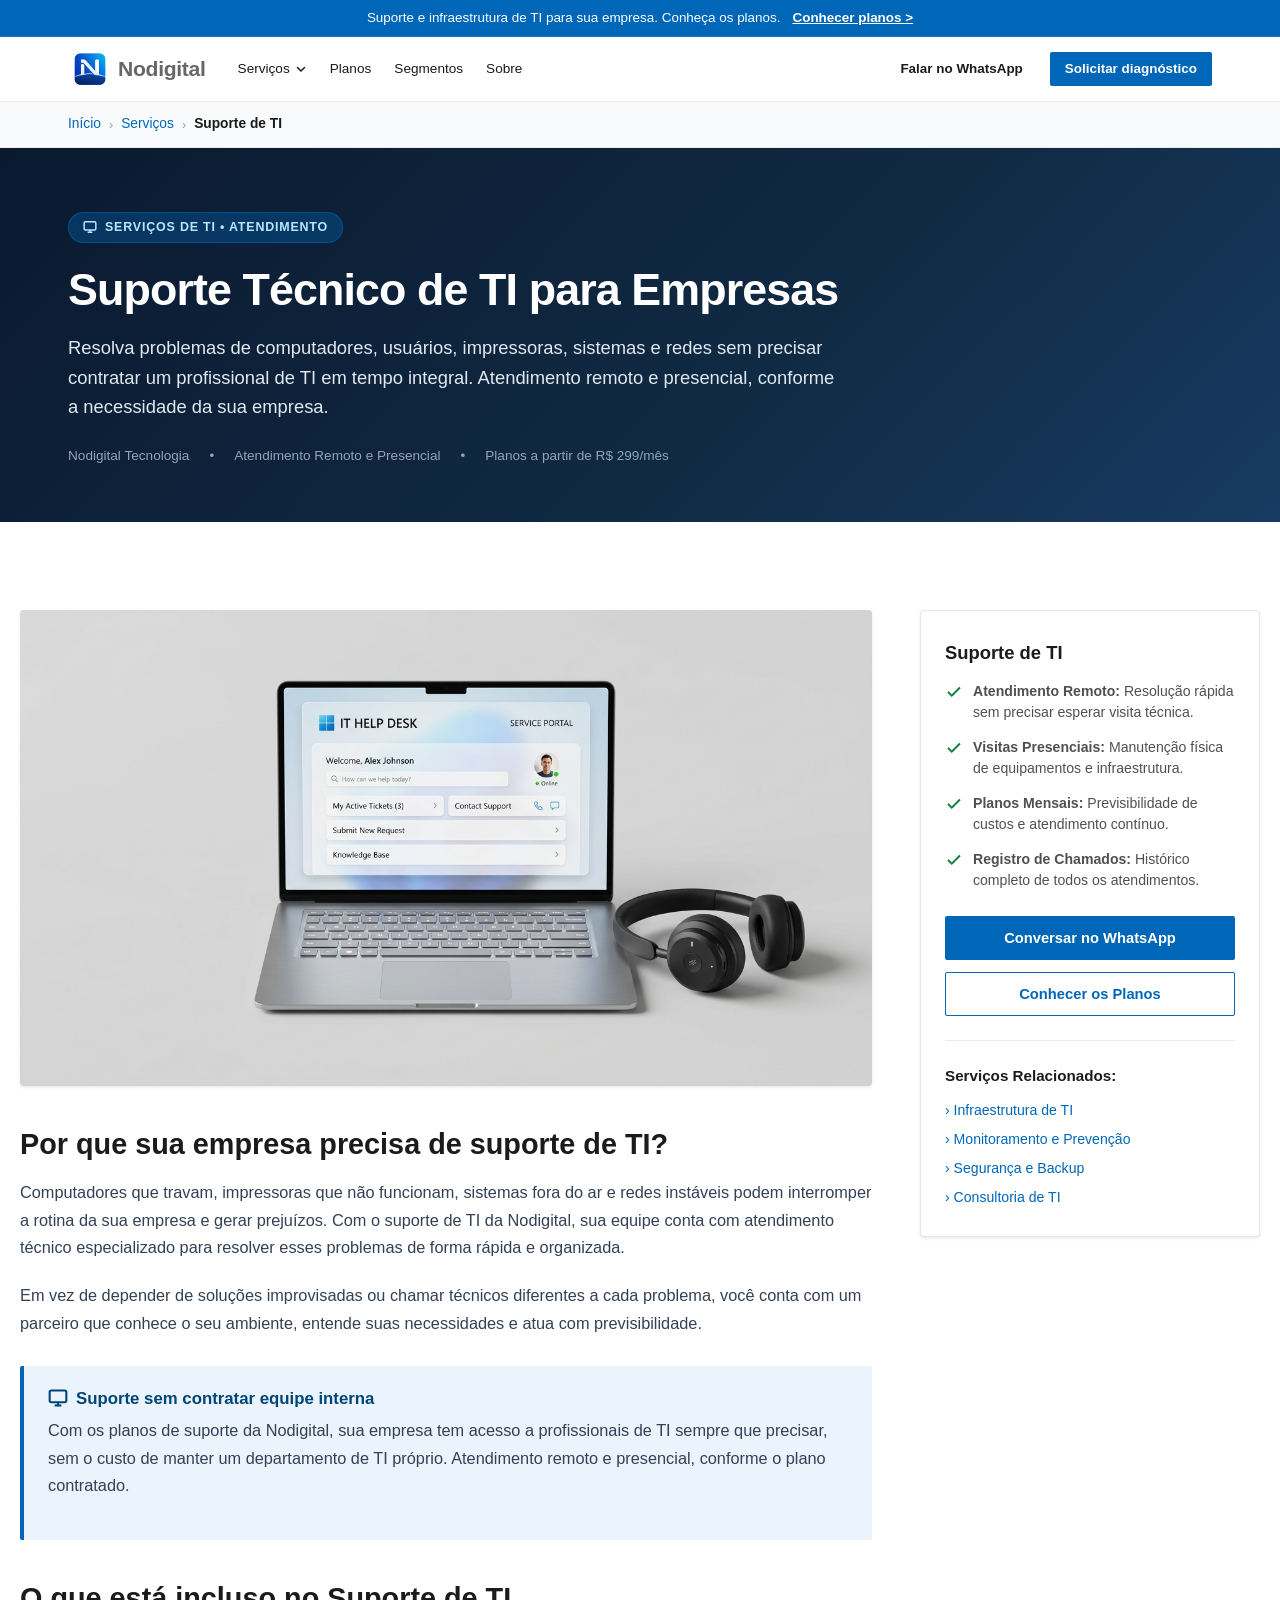
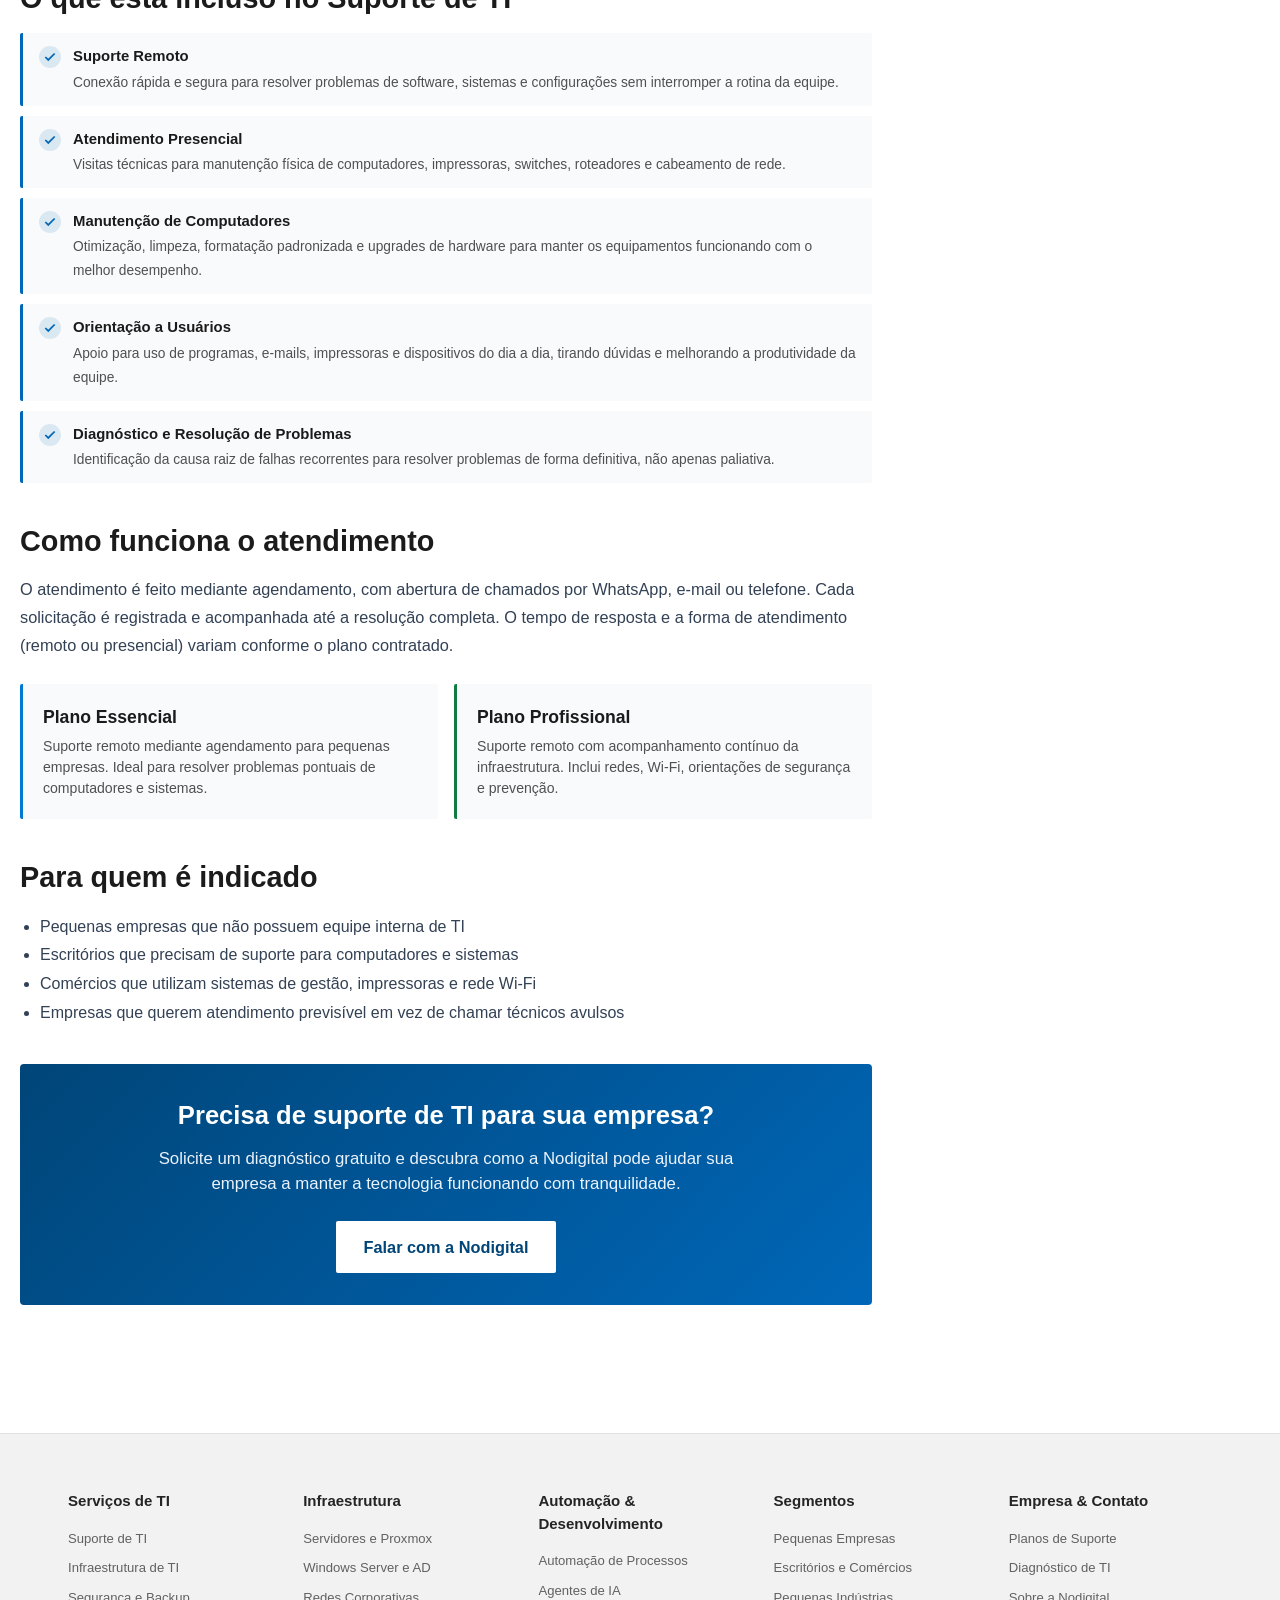
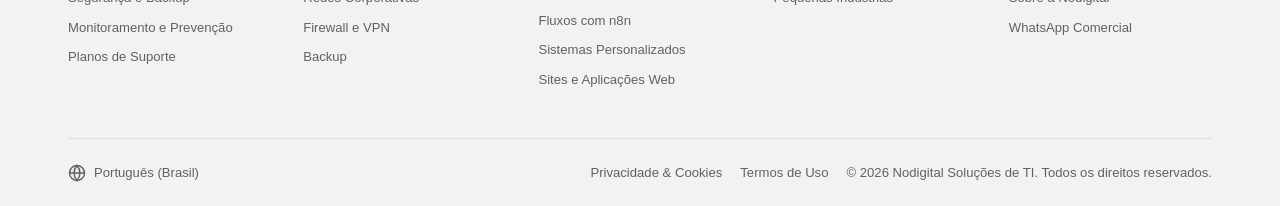
<file: suporte-de-ti.html>
<!DOCTYPE html>
<html lang="pt-BR">

<head>
  <meta charset="UTF-8" />
  <meta name="viewport" content="width=device-width, initial-scale=1.0" />
  <title>Suporte de TI para Empresas | Nodigital Tecnologia</title>
  <meta name="description"
    content="Suporte técnico remoto e presencial para empresas. Atendimento para computadores, impressoras, redes, sistemas e usuários. Nodigital Tecnologia." />
  <meta name="keywords"
    content="suporte de TI, suporte técnico empresarial, helpdesk, manutenção de computadores, suporte remoto, Nodigital" />

  <!-- Open Graph -->
  <meta property="og:type" content="website" />
  <meta property="og:url" content="https://nodigital.com.br/suporte-de-ti.html" />
  <meta property="og:title" content="Suporte de TI para Empresas | Nodigital Tecnologia" />
  <meta property="og:description"
    content="Suporte técnico remoto e presencial para empresas. Atendimento para computadores, impressoras, redes, sistemas e usuários." />
  <meta property="og:locale" content="pt_BR" />

  <!-- Favicon -->
  <link rel="icon" type="image/png" href="assets/img/logo.png" />

  <!-- Stylesheet -->
  <link rel="stylesheet" href="styles.css?v=2.5" />
</head>

<body>

  <!-- TOP ANNOUNCEMENT BAR -->
  <div class="ms-topbar">
    <div class="ms-container ms-topbar__content">
      <span class="ms-topbar__text ms-topbar__text-desktop">Suporte e infraestrutura de TI para sua empresa. Conheça os planos.</span>
      <span class="ms-topbar__text ms-topbar__text-mobile">Planos de TI a partir de R$ 297/mês</span>
      <a href="index.html#planos" class="ms-topbar__link">Conhecer planos &gt;</a>
    </div>
  </div>

  <!-- HEADER & NAVIGATION -->
  <header class="ms-header" id="header">
    <div class="ms-container ms-header__nav">
      <div class="ms-header__left">
        <a href="index.html" class="ms-brand" aria-label="Nodigital Início">
          <img src="assets/img/logo.png" alt="Nodigital Logo" class="ms-brand__img" width="44" height="44" />
          <span class="ms-brand__text">Nodigital</span>
        </a>
        <nav class="ms-nav" aria-label="Navegação Principal">
          <ul class="ms-nav__list">
            <li class="ms-nav__item">
              <a href="index.html#solucoes" class="ms-nav__link">
                Serviços
                <svg width="12" height="12" viewBox="0 0 12 12" fill="none"><path d="M2.5 4.5L6 8L9.5 4.5" stroke="currentColor" stroke-width="1.5" stroke-linecap="round" stroke-linejoin="round" /></svg>
              </a>
              <div class="ms-simple-dropdown">
                <a href="suporte-de-ti.html" class="ms-simple-dropdown__link" style="color:var(--ms-blue-primary); font-weight:700;">Suporte de TI</a>
                <a href="infraestrutura-de-ti.html" class="ms-simple-dropdown__link">Infraestrutura de TI</a>
                <a href="seguranca-e-backup.html" class="ms-simple-dropdown__link">Segurança e Backup</a>
                <a href="monitoramento-e-prevencao.html" class="ms-simple-dropdown__link">Monitoramento e Prevenção</a>
                <a href="firewall-utm.html" class="ms-simple-dropdown__link">Firewall UTM</a>
                <a href="desenvolvimento-lowcode.html" class="ms-simple-dropdown__link">Desenvolvimento LowCode</a>
                <a href="consultoria-de-ti.html" class="ms-simple-dropdown__link">Consultoria de TI</a>
              </div>
            </li>
            <li class="ms-nav__item"><a href="index.html#planos" class="ms-nav__link">Planos</a></li>
            <li class="ms-nav__item"><a href="index.html#segmentos" class="ms-nav__link">Segmentos</a></li>
            <li class="ms-nav__item"><a href="index.html#contato" class="ms-nav__link">Sobre</a></li>
          </ul>
        </nav>
      </div>
      <div class="ms-nav__actions">
        <a href="https://api.whatsapp.com/send?phone=5511983641085&text=Ol%C3%A1!%20Gostaria%20de%20conversar%20sobre%20os%20servi%C3%A7os%20da%20Nodigital." target="_blank" rel="noopener" class="ms-btn ms-btn--ghost ms-btn--sm">Falar no WhatsApp</a>
        <a href="index.html#contato" class="ms-btn ms-btn--primary ms-btn--sm open-contact-modal">Solicitar diagnóstico</a>
        <button class="ms-menu-btn" aria-label="Abrir menu de navegação">
          <svg width="24" height="24" viewBox="0 0 24 24" fill="none" stroke="currentColor" stroke-width="2"><line x1="3" y1="12" x2="21" y2="12"></line><line x1="3" y1="6" x2="21" y2="6"></line><line x1="3" y1="18" x2="21" y2="18"></line></svg>
        </button>
      </div>
    </div>
  </header>

  <!-- Mobile Drawer -->
  <div class="ms-mobile-drawer" id="mobile-drawer">
    <div class="ms-mobile-drawer__content">
      <div class="ms-mobile-drawer__header">
        <div class="ms-brand">
          <img src="assets/img/logo.png" alt="Nodigital Logo" class="ms-brand__img" width="44" height="44" />
          <span class="ms-brand__text">Nodigital</span>
        </div>
        <button class="ms-drawer-close" style="background:none;border:none;font-size:1.5rem;cursor:pointer;">&times;</button>
      </div>
      <div class="ms-mobile-nav">
        <a href="suporte-de-ti.html" style="color:var(--ms-blue-primary); font-weight:700;">Suporte de TI <span>&gt;</span></a>
        <a href="infraestrutura-de-ti.html">Infraestrutura de TI <span>&gt;</span></a>
        <a href="seguranca-e-backup.html">Segurança e Backup <span>&gt;</span></a>
        <a href="monitoramento-e-prevencao.html">Monitoramento <span>&gt;</span></a>
        <a href="firewall-utm.html">Firewall UTM <span>&gt;</span></a>
        <a href="desenvolvimento-lowcode.html">Desenvolvimento LowCode <span>&gt;</span></a>
        <a href="consultoria-de-ti.html">Consultoria de TI <span>&gt;</span></a>
        <a href="index.html#planos">Planos <span>&gt;</span></a>
        <a href="index.html#contato">Sobre <span>&gt;</span></a>
      </div>
      <div style="margin-top:auto; display:flex; flex-direction:column; gap:10px;">
        <a href="https://api.whatsapp.com/send?phone=5511983641085&text=Ol%C3%A1!%20Gostaria%20de%20conversar%20sobre%20os%20servi%C3%A7os%20da%20Nodigital." target="_blank" rel="noopener" class="ms-btn ms-btn--primary">Falar no WhatsApp</a>
        <a href="index.html#contato" class="ms-btn ms-btn--secondary open-contact-modal">Solicitar diagnóstico</a>
      </div>
    </div>
  </div>

  <!-- BREADCRUMB -->
  <nav class="ms-breadcrumb" aria-label="Trilha de Navegação">
    <div class="ms-container">
      <ul class="ms-breadcrumb__list">
        <li><a href="index.html" class="ms-breadcrumb__link">Início</a></li>
        <li class="ms-breadcrumb__separator">&rsaquo;</li>
        <li><a href="index.html#solucoes" class="ms-breadcrumb__link">Serviços</a></li>
        <li class="ms-breadcrumb__separator">&rsaquo;</li>
        <li class="ms-breadcrumb__current" aria-current="page">Suporte de TI</li>
      </ul>
    </div>
  </nav>

  <main>
    <!-- HERO SECTION -->
    <section class="ms-article-hero">
      <div class="ms-container">
        <span class="ms-article-hero__badge">
          <svg width="14" height="14" viewBox="0 0 24 24" fill="none" stroke="currentColor" stroke-width="2.5"><rect x="2" y="3" width="20" height="14" rx="2" ry="2"></rect><line x1="8" y1="21" x2="16" y2="21"></line><line x1="12" y1="17" x2="12" y2="21"></line></svg>
          Serviços de TI • Atendimento
        </span>
        <h1 class="ms-article-hero__title">
          Suporte Técnico de TI para Empresas
        </h1>
        <p class="ms-article-hero__lead">
          Resolva problemas de computadores, usuários, impressoras, sistemas e redes sem precisar contratar um profissional de TI em tempo integral. Atendimento remoto e presencial, conforme a necessidade da sua empresa.
        </p>
        <div class="ms-article-hero__meta">
          <span>Nodigital Tecnologia</span>
          <span>•</span>
          <span>Atendimento Remoto e Presencial</span>
          <span>•</span>
          <span>Planos a partir de R$ 299/mês</span>
        </div>
      </div>
    </section>

    <!-- ARTICLE CONTENT & SIDEBAR -->
    <section class="ms-section" style="background-color: #FFFFFF; padding-top: 32px;">
      <div class="ms-container ms-article-layout">

        <!-- Main Prose Column -->
        <article class="ms-prose">

          <div style="border-radius: var(--radius-sm); overflow: hidden; margin-bottom: 32px; box-shadow: var(--shadow-sm); background-color: #F2F2F2;">
            <img src="assets/img/card-suporte.jpg" alt="Suporte Técnico de TI para Empresas" style="width: 100%; height: auto; display: block;" />
          </div>

          <h2>Por que sua empresa precisa de suporte de TI?</h2>
          <p>
            Computadores que travam, impressoras que não funcionam, sistemas fora do ar e redes instáveis podem interromper a rotina da sua empresa e gerar prejuízos. Com o suporte de TI da Nodigital, sua equipe conta com atendimento técnico especializado para resolver esses problemas de forma rápida e organizada.
          </p>
          <p>
            Em vez de depender de soluções improvisadas ou chamar técnicos diferentes a cada problema, você conta com um parceiro que conhece o seu ambiente, entende suas necessidades e atua com previsibilidade.
          </p>

          <div class="ms-callout">
            <div class="ms-callout__title">
              <svg width="20" height="20" viewBox="0 0 24 24" fill="none" stroke="currentColor" stroke-width="2.5"><rect x="2" y="3" width="20" height="14" rx="2" ry="2"></rect><line x1="8" y1="21" x2="16" y2="21"></line><line x1="12" y1="17" x2="12" y2="21"></line></svg>
              Suporte sem contratar equipe interna
            </div>
            <p class="ms-callout__text">
              Com os planos de suporte da Nodigital, sua empresa tem acesso a profissionais de TI sempre que precisar, sem o custo de manter um departamento de TI próprio. Atendimento remoto e presencial, conforme o plano contratado.
            </p>
          </div>

          <h2>O que está incluso no Suporte de TI</h2>

          <ul class="ms-modal__feature-list">
            <li class="ms-modal__feature-row">
              <div class="ms-modal__feature-icon">
                <svg width="14" height="14" viewBox="0 0 24 24" fill="none" stroke="currentColor" stroke-width="3"><polyline points="20 6 9 17 4 12"></polyline></svg>
              </div>
              <div class="ms-modal__feature-text">
                <strong>Suporte Remoto</strong>
                <span>Conexão rápida e segura para resolver problemas de software, sistemas e configurações sem interromper a rotina da equipe.</span>
              </div>
            </li>
            <li class="ms-modal__feature-row">
              <div class="ms-modal__feature-icon">
                <svg width="14" height="14" viewBox="0 0 24 24" fill="none" stroke="currentColor" stroke-width="3"><polyline points="20 6 9 17 4 12"></polyline></svg>
              </div>
              <div class="ms-modal__feature-text">
                <strong>Atendimento Presencial</strong>
                <span>Visitas técnicas para manutenção física de computadores, impressoras, switches, roteadores e cabeamento de rede.</span>
              </div>
            </li>
            <li class="ms-modal__feature-row">
              <div class="ms-modal__feature-icon">
                <svg width="14" height="14" viewBox="0 0 24 24" fill="none" stroke="currentColor" stroke-width="3"><polyline points="20 6 9 17 4 12"></polyline></svg>
              </div>
              <div class="ms-modal__feature-text">
                <strong>Manutenção de Computadores</strong>
                <span>Otimização, limpeza, formatação padronizada e upgrades de hardware para manter os equipamentos funcionando com o melhor desempenho.</span>
              </div>
            </li>
            <li class="ms-modal__feature-row">
              <div class="ms-modal__feature-icon">
                <svg width="14" height="14" viewBox="0 0 24 24" fill="none" stroke="currentColor" stroke-width="3"><polyline points="20 6 9 17 4 12"></polyline></svg>
              </div>
              <div class="ms-modal__feature-text">
                <strong>Orientação a Usuários</strong>
                <span>Apoio para uso de programas, e-mails, impressoras e dispositivos do dia a dia, tirando dúvidas e melhorando a produtividade da equipe.</span>
              </div>
            </li>
            <li class="ms-modal__feature-row">
              <div class="ms-modal__feature-icon">
                <svg width="14" height="14" viewBox="0 0 24 24" fill="none" stroke="currentColor" stroke-width="3"><polyline points="20 6 9 17 4 12"></polyline></svg>
              </div>
              <div class="ms-modal__feature-text">
                <strong>Diagnóstico e Resolução de Problemas</strong>
                <span>Identificação da causa raiz de falhas recorrentes para resolver problemas de forma definitiva, não apenas paliativa.</span>
              </div>
            </li>
          </ul>

          <h2>Como funciona o atendimento</h2>
          <p>
            O atendimento é feito mediante agendamento, com abertura de chamados por WhatsApp, e-mail ou telefone. Cada solicitação é registrada e acompanhada até a resolução completa. O tempo de resposta e a forma de atendimento (remoto ou presencial) variam conforme o plano contratado.
          </p>

          <div style="display:grid; grid-template-columns: 1fr 1fr; gap:16px; margin: 24px 0;">
            <div style="background:var(--ms-bg-subtle); padding:20px; border-radius:var(--radius-xs); border-left:3px solid #0078D4;">
              <h4 style="margin:0 0 6px 0; color:var(--ms-text-primary); font-size:1.1rem;">Plano Essencial</h4>
              <p style="font-size:0.88rem; color:var(--ms-text-secondary); margin:0; line-height:1.5;">
                Suporte remoto mediante agendamento para pequenas empresas. Ideal para resolver problemas pontuais de computadores e sistemas.
              </p>
            </div>
            <div style="background:var(--ms-bg-subtle); padding:20px; border-radius:var(--radius-xs); border-left:3px solid #107C41;">
              <h4 style="margin:0 0 6px 0; color:var(--ms-text-primary); font-size:1.1rem;">Plano Profissional</h4>
              <p style="font-size:0.88rem; color:var(--ms-text-secondary); margin:0; line-height:1.5;">
                Suporte remoto com acompanhamento contínuo da infraestrutura. Inclui redes, Wi-Fi, orientações de segurança e prevenção.
              </p>
            </div>
          </div>

          <h2>Para quem é indicado</h2>
          <ul style="padding-left: 20px; line-height: 1.8; color: #334155; font-size: 1rem;">
            <li>Pequenas empresas que não possuem equipe interna de TI</li>
            <li>Escritórios que precisam de suporte para computadores e sistemas</li>
            <li>Comércios que utilizam sistemas de gestão, impressoras e rede Wi-Fi</li>
            <li>Empresas que querem atendimento previsível em vez de chamar técnicos avulsos</li>
          </ul>

          <div style="margin-top: 36px; padding: 32px; background: linear-gradient(135deg, #004578 0%, #0067B8 100%); border-radius: var(--radius-sm); color: #FFFFFF; text-align: center;">
            <h3 style="color: #FFFFFF; font-size: 1.6rem; margin: 0 0 12px 0;">Precisa de suporte de TI para sua empresa?</h3>
            <p style="color: #EBF3FC; font-size: 1.05rem; max-width: 600px; margin: 0 auto 24px; line-height: 1.5;">
              Solicite um diagnóstico gratuito e descubra como a Nodigital pode ajudar sua empresa a manter a tecnologia funcionando com tranquilidade.
            </p>
            <a href="https://api.whatsapp.com/send?phone=5511983641085&text=Ol%C3%A1!%20Gostaria%20de%20conversar%20sobre%20suporte%20de%20TI%20para%20minha%20empresa." target="_blank" rel="noopener" class="ms-btn ms-btn--primary ms-btn--lg" style="background: #FFFFFF; color: #004578; font-weight: 700; border: none;">
              Falar com a Nodigital
            </a>
          </div>

        </article>

        <!-- Sticky Sidebar -->
        <aside>
          <div class="ms-sidebar-card">
            <h3 class="ms-sidebar-card__title">Suporte de TI</h3>
            <ul style="list-style: none; padding: 0; margin: 0 0 24px 0; display: flex; flex-direction: column; gap: 14px; font-size: 0.88rem; color: var(--ms-text-secondary);">
              <li style="display: flex; gap: 10px; align-items: flex-start;">
                <svg width="18" height="18" viewBox="0 0 24 24" fill="none" stroke="#107C41" stroke-width="2.5" style="flex-shrink:0; margin-top:2px;"><polyline points="20 6 9 17 4 12"></polyline></svg>
                <span><strong>Atendimento Remoto:</strong> Resolução rápida sem precisar esperar visita técnica.</span>
              </li>
              <li style="display: flex; gap: 10px; align-items: flex-start;">
                <svg width="18" height="18" viewBox="0 0 24 24" fill="none" stroke="#107C41" stroke-width="2.5" style="flex-shrink:0; margin-top:2px;"><polyline points="20 6 9 17 4 12"></polyline></svg>
                <span><strong>Visitas Presenciais:</strong> Manutenção física de equipamentos e infraestrutura.</span>
              </li>
              <li style="display: flex; gap: 10px; align-items: flex-start;">
                <svg width="18" height="18" viewBox="0 0 24 24" fill="none" stroke="#107C41" stroke-width="2.5" style="flex-shrink:0; margin-top:2px;"><polyline points="20 6 9 17 4 12"></polyline></svg>
                <span><strong>Planos Mensais:</strong> Previsibilidade de custos e atendimento contínuo.</span>
              </li>
              <li style="display: flex; gap: 10px; align-items: flex-start;">
                <svg width="18" height="18" viewBox="0 0 24 24" fill="none" stroke="#107C41" stroke-width="2.5" style="flex-shrink:0; margin-top:2px;"><polyline points="20 6 9 17 4 12"></polyline></svg>
                <span><strong>Registro de Chamados:</strong> Histórico completo de todos os atendimentos.</span>
              </li>
            </ul>

            <a href="https://api.whatsapp.com/send?phone=5511983641085&text=Ol%C3%A1!%20Gostaria%20de%20conversar%20sobre%20suporte%20de%20TI%20para%20minha%20empresa." target="_blank" rel="noopener" class="ms-btn ms-btn--primary" style="width: 100%; text-align: center; margin-bottom: 12px; display: block;">
              Conversar no WhatsApp
            </a>
            <a href="index.html#planos" class="ms-btn ms-btn--secondary" style="width: 100%; text-align: center; display: block;">
              Conhecer os Planos
            </a>

            <hr style="border: 0; border-top: 1px solid var(--ms-border-subtle); margin: 24px 0;" />

            <h4 style="font-size: 0.95rem; font-weight: 700; margin-bottom: 12px; color: var(--ms-text-primary);">Serviços Relacionados:</h4>
            <ul style="list-style: none; padding: 0; margin: 0; display: flex; flex-direction: column; gap: 8px; font-size: 0.88rem;">
              <li><a href="infraestrutura-de-ti.html" style="color: var(--ms-blue-primary); text-decoration: none;">&rsaquo; Infraestrutura de TI</a></li>
              <li><a href="monitoramento-e-prevencao.html" style="color: var(--ms-blue-primary); text-decoration: none;">&rsaquo; Monitoramento e Prevenção</a></li>
              <li><a href="seguranca-e-backup.html" style="color: var(--ms-blue-primary); text-decoration: none;">&rsaquo; Segurança e Backup</a></li>
              <li><a href="consultoria-de-ti.html" style="color: var(--ms-blue-primary); text-decoration: none;">&rsaquo; Consultoria de TI</a></li>
            </ul>
          </div>
        </aside>

      </div>
    </section>
  </main>

  <!-- FOOTER -->
  <footer class="ms-footer">
    <div class="ms-container">
      <div class="ms-footer__grid">
        <div>
          <h4 class="ms-footer__col-title">Serviços de TI</h4>
          <ul class="ms-footer__list">
            <li><a href="suporte-de-ti.html" class="ms-footer__link">Suporte de TI</a></li>
            <li><a href="infraestrutura-de-ti.html" class="ms-footer__link">Infraestrutura de TI</a></li>
            <li><a href="seguranca-e-backup.html" class="ms-footer__link">Segurança e Backup</a></li>
            <li><a href="monitoramento-e-prevencao.html" class="ms-footer__link">Monitoramento e Prevenção</a></li>
            <li><a href="index.html#planos" class="ms-footer__link">Planos de Suporte</a></li>
          </ul>
        </div>
        <div>
          <h4 class="ms-footer__col-title">Infraestrutura</h4>
          <ul class="ms-footer__list">
            <li><a href="infraestrutura-de-ti.html" class="ms-footer__link">Servidores e Proxmox</a></li>
            <li><a href="infraestrutura-de-ti.html" class="ms-footer__link">Windows Server e AD</a></li>
            <li><a href="infraestrutura-de-ti.html" class="ms-footer__link">Redes Corporativas</a></li>
            <li><a href="firewall-utm.html" class="ms-footer__link">Firewall e VPN</a></li>
            <li><a href="seguranca-e-backup.html" class="ms-footer__link">Backup</a></li>
          </ul>
        </div>
        <div>
          <h4 class="ms-footer__col-title">Automação & Desenvolvimento</h4>
          <ul class="ms-footer__list">
            <li><a href="desenvolvimento-lowcode.html" class="ms-footer__link">Automação de Processos</a></li>
            <li><a href="desenvolvimento-lowcode.html" class="ms-footer__link">Agentes de IA</a></li>
            <li><a href="desenvolvimento-lowcode.html" class="ms-footer__link">Fluxos com n8n</a></li>
            <li><a href="desenvolvimento-lowcode.html" class="ms-footer__link">Sistemas Personalizados</a></li>
            <li><a href="desenvolvimento-lowcode.html" class="ms-footer__link">Sites e Aplicações Web</a></li>
          </ul>
        </div>
        <div>
          <h4 class="ms-footer__col-title">Segmentos</h4>
          <ul class="ms-footer__list">
            <li><a href="index.html#segmentos" class="ms-footer__link">Pequenas Empresas</a></li>
            <li><a href="index.html#segmentos" class="ms-footer__link">Escritórios e Comércios</a></li>
            <li><a href="index.html#segmentos" class="ms-footer__link">Pequenas Indústrias</a></li>
          </ul>
        </div>
        <div>
          <h4 class="ms-footer__col-title">Empresa & Contato</h4>
          <ul class="ms-footer__list">
            <li><a href="index.html#planos" class="ms-footer__link">Planos de Suporte</a></li>
            <li><a href="index.html#contato" class="ms-footer__link">Diagnóstico de TI</a></li>
            <li><a href="index.html#contato" class="ms-footer__link">Sobre a Nodigital</a></li>
            <li><a href="https://api.whatsapp.com/send?phone=5511983641085&text=Ol%C3%A1!%20Gostaria%20de%20conversar%20sobre%20os%20servi%C3%A7os%20da%20Nodigital." target="_blank" rel="noopener" class="ms-footer__link">WhatsApp Comercial</a></li>
          </ul>
        </div>
      </div>
      <div class="ms-footer__bottom">
        <div class="ms-footer__lang">
          <svg width="18" height="18" viewBox="0 0 24 24" fill="none" stroke="currentColor" stroke-width="2"><circle cx="12" cy="12" r="10"></circle><line x1="2" y1="12" x2="22" y2="12"></line><path d="M12 2a15.3 15.3 0 0 1 4 10 15.3 15.3 0 0 1-4 10 15.3 15.3 0 0 1-4-10 15.3 15.3 0 0 1 4-10z"></path></svg>
          <span>Português (Brasil)</span>
        </div>
        <div class="ms-footer__legal">
          <a href="#">Privacidade & Cookies</a>
          <a href="#">Termos de Uso</a>
          <span>© 2026 Nodigital Soluções de TI. Todos os direitos reservados.</span>
        </div>
      </div>
    </div>
  </footer>

  <script src="script.js"></script>
</body>

</html>
</file>
<file: styles.css>
/* ==========================================================================
   NODIGITAL - DESIGN SYSTEM INSPIRADO EM MICROSOFT.COM
   Fluent Design System, Segoe UI typography, high contrast, clean cards & grids
   ========================================================================== */

:root {
  /* Microsoft Core Palette */
  --ms-blue-primary: #0067B8;
  --ms-blue-hover: #005A9E;
  --ms-blue-dark: #004578;
  --ms-blue-light: #EBF3FC;
  --ms-blue-accent: #0078D4;

  /* Accent Colors */
  --ms-green: #107C41;
  --ms-green-light: #E9F7EF;
  --ms-purple: #5C2D91;
  --ms-purple-light: #F4EFF9;
  --ms-orange: #D83B01;
  --ms-cyan: #008272;

  /* Neutral Colors */
  --ms-bg: #FFFFFF;
  --ms-bg-alt: #F4F6F8;
  --ms-bg-subtle: #F9FAFB;
  --ms-surface: #FFFFFF;
  --ms-surface-dark: #111827;
  --ms-surface-card-dark: #1F2937;
  
  --ms-text-primary: #1B1B1B;
  --ms-text-secondary: #505050;
  --ms-text-muted: #6E6E6E;
  --ms-text-inverse: #FFFFFF;

  --ms-border: #E5E7EB;
  --ms-border-subtle: #EDEBE9;
  --ms-border-focus: #0067B8;

  /* Typography */
  --font-family: 'Segoe UI', -apple-system, BlinkMacSystemFont, Roboto, 'Helvetica Neue', sans-serif;
  --font-mono: 'Consolas', 'Cascadia Code', monospace;

  /* Elevations / Shadows (Fluent Shadows) */
  --shadow-sm: 0 1.6px 3.6px 0 rgba(0, 0, 0, 0.08), 0 0.3px 0.9px 0 rgba(0, 0, 0, 0.05);
  --shadow-md: 0 3.2px 7.2px 0 rgba(0, 0, 0, 0.10), 0 0.6px 1.8px 0 rgba(0, 0, 0, 0.06);
  --shadow-lg: 0 6.4px 14.4px 0 rgba(0, 0, 0, 0.12), 0 1.2px 3.6px 0 rgba(0, 0, 0, 0.08);
  --shadow-hover: 0 10px 25px -3px rgba(0, 0, 0, 0.12), 0 4px 6px -2px rgba(0, 0, 0, 0.05);

  /* Radius */
  --radius-xs: 2px;
  --radius-sm: 4px;
  --radius-md: 6px;
  --radius-lg: 8px;
  --radius-xl: 12px;
  --radius-pill: 9999px;

  /* Layout */
  --container-max-width: 1240px;
  --header-height: 64px;
  --topbar-height: 40px;
  --transition-fast: 0.15s ease-in-out;
  --transition-normal: 0.25s ease-in-out;
}

/* Dark mode overrides if preferred or applied via class */
[data-theme="dark"] {
  --ms-bg: #0F172A;
  --ms-bg-alt: #1E293B;
  --ms-bg-subtle: #162032;
  --ms-surface: #1E293B;
  --ms-text-primary: #F8FAFC;
  --ms-text-secondary: #CBD5E1;
  --ms-text-muted: #94A3B8;
  --ms-border: #334155;
  --ms-border-subtle: #293548;
}

/* Reset & Base */
*, *::before, *::after {
  box-sizing: border-box;
  margin: 0;
  padding: 0;
}

html {
  font-size: 16px;
  scroll-behavior: smooth;
  -webkit-font-smoothing: antialiased;
  -moz-osx-font-smoothing: grayscale;
}

body {
  font-family: var(--font-family);
  background-color: var(--ms-bg);
  color: var(--ms-text-primary);
  line-height: 1.5;
  overflow-x: hidden;
}

a {
  color: inherit;
  text-decoration: none;
  transition: color var(--transition-fast);
}

img, svg {
  display: block;
  max-width: 100%;
}

button, input, select, textarea {
  font-family: inherit;
  font-size: inherit;
}

/* Accessibility helper */
.sr-only {
  position: absolute;
  width: 1px;
  height: 1px;
  padding: 0;
  margin: -1px;
  overflow: hidden;
  clip: rect(0, 0, 0, 0);
  white-space: nowrap;
  border: 0;
}

/* Container */
.ms-container {
  width: 100%;
  max-width: var(--container-max-width);
  margin-left: auto;
  margin-right: auto;
  padding-left: clamp(24px, 4vw, 48px);
  padding-right: clamp(24px, 4vw, 48px);
}

/* ==========================================================================
   TOP PROMOTIONAL BAR (Estilo Microsoft Announcement)
   ========================================================================== */
.ms-topbar {
  background-color: #0067B8;
  color: #FFFFFF;
  font-size: 0.84rem;
  padding: 8px 16px;
  position: relative;
  z-index: 100;
  border-bottom: 1px solid rgba(255, 255, 255, 0.1);
}

.ms-topbar__content {
  display: flex;
  align-items: center;
  justify-content: center;
  gap: 12px;
  flex-wrap: wrap;
  text-align: center;
}

.ms-topbar__badge {
  background-color: #0078D4;
  color: #FFFFFF;
  font-weight: 700;
  font-size: 0.72rem;
  padding: 2px 8px;
  border-radius: var(--radius-xs);
  text-transform: uppercase;
  letter-spacing: 0.5px;
}

.ms-topbar__link {
  color: #FFFFFF;
  text-decoration: underline;
  font-weight: 600;
  display: inline-flex;
  align-items: center;
  gap: 4px;
}

.ms-topbar__link:hover {
  color: #EBF3FC;
}

.ms-topbar__text-desktop {
  display: inline;
}

.ms-topbar__text-mobile {
  display: none;
}

/* ==========================================================================
   HEADER & NAVBAR (Estilo Microsoft Mega Nav)
   ========================================================================== */
.ms-header {
  background-color: var(--ms-bg);
  border-bottom: 1px solid var(--ms-border-subtle);
  position: sticky;
  top: 0;
  z-index: 90;
  transition: box-shadow var(--transition-fast), background-color var(--transition-fast);
}

.ms-header.scrolled {
  box-shadow: var(--shadow-sm);
}

.ms-header__nav {
  display: flex;
  align-items: center;
  justify-content: space-between;
  height: var(--header-height);
}

.ms-header__left {
  display: flex;
  align-items: center;
  gap: clamp(14px, 1.8vw, 28px);
}

/* Brand Logo */
.ms-brand {
  display: flex;
  align-items: center;
  gap: 6px;
  font-weight: 600;
  font-size: 1.32rem;
  color: #666666;
  flex-shrink: 0;
}

.ms-brand__icon {
  display: flex;
  align-items: center;
  justify-content: center;
  flex-shrink: 0;
}

.ms-brand__img {
  width: 44px;
  height: 44px;
  object-fit: contain;
  display: block;
}

.ms-brand__text {
  letter-spacing: -0.3px;
  font-weight: 700;
  color: #666666;
}

/* Nav Menu Items */
.ms-nav__list {
  display: flex;
  align-items: center;
  list-style: none;
  gap: clamp(2px, 0.4vw, 6px);
}

.ms-nav__item {
  position: relative;
}

.ms-nav__link {
  display: inline-flex;
  align-items: center;
  gap: 5px;
  padding: 8px clamp(6px, 0.7vw, 12px);
  font-size: clamp(0.85rem, 0.88vw, 0.92rem);
  font-weight: 500;
  color: var(--ms-text-primary);
  border-radius: var(--radius-xs);
  transition: all var(--transition-fast);
  white-space: nowrap;
}

.ms-nav__link:hover, .ms-nav__link:focus-visible {
  background-color: var(--ms-bg-alt);
  color: var(--ms-blue-primary);
}

.ms-nav__link.active {
  border-bottom: 2px solid var(--ms-blue-primary);
  border-radius: 0;
}

/* Simple Text-only Dropdown (Estilo Microsoft Clean) */
.ms-simple-dropdown {
  position: absolute;
  top: 100%;
  left: 0;
  background: var(--ms-surface);
  border: 1px solid var(--ms-border);
  box-shadow: var(--shadow-md);
  border-radius: var(--radius-xs);
  min-width: 250px;
  opacity: 0;
  visibility: hidden;
  transform: translateY(4px);
  transition: all 0.18s ease-in-out;
  padding: 6px 0;
  z-index: 100;
}

.ms-nav__item:hover .ms-simple-dropdown,
.ms-nav__item:focus-within .ms-simple-dropdown {
  opacity: 1;
  visibility: visible;
  transform: translateY(0);
}

.ms-simple-dropdown__link {
  display: block;
  padding: 10px 18px;
  font-size: 0.88rem;
  font-weight: 500;
  color: var(--ms-text-primary);
  transition: background-color var(--transition-fast), color var(--transition-fast);
}

.ms-simple-dropdown__link:hover {
  background-color: var(--ms-bg-alt);
  color: var(--ms-blue-primary);
}

/* Nav Actions (Right) */
.ms-nav__actions {
  display: flex;
  align-items: center;
  gap: 12px;
}

.ms-search-trigger {
  background: none;
  border: none;
  padding: 8px;
  cursor: pointer;
  color: var(--ms-text-secondary);
  border-radius: var(--radius-xs);
  display: flex;
  align-items: center;
  gap: 6px;
  font-size: 0.88rem;
}

.ms-search-trigger:hover {
  background-color: var(--ms-bg-alt);
  color: var(--ms-blue-primary);
}

/* Microsoft Buttons */
.ms-btn {
  display: inline-flex;
  align-items: center;
  justify-content: center;
  gap: 8px;
  font-weight: 600;
  font-size: 0.92rem;
  padding: 10px 20px;
  border-radius: var(--radius-xs);
  cursor: pointer;
  transition: all var(--transition-fast);
  border: 1px solid transparent;
  white-space: nowrap;
}

.ms-btn--primary {
  background-color: var(--ms-blue-primary);
  color: #FFFFFF;
}

.ms-btn--primary:hover {
  background-color: var(--ms-blue-hover);
  box-shadow: var(--shadow-sm);
}

.ms-btn--secondary {
  background-color: transparent;
  color: var(--ms-blue-primary);
  border-color: var(--ms-blue-primary);
}

.ms-btn--secondary:hover {
  background-color: var(--ms-blue-light);
}

.ms-btn--ghost {
  background: transparent;
  color: var(--ms-text-primary);
}

.ms-btn--ghost:hover {
  background: var(--ms-bg-alt);
  color: var(--ms-blue-primary);
}

.ms-btn--dark {
  background-color: #111827;
  color: #FFFFFF;
}

.ms-btn--dark:hover {
  background-color: #1F2937;
}

.ms-btn--sm {
  padding: 6px 14px;
  font-size: 0.84rem;
}

.ms-btn--lg {
  padding: 14px 28px;
  font-size: 1.02rem;
}

/* Mobile Hamburger */
.ms-menu-btn {
  display: none;
  background: none;
  border: none;
  padding: 8px;
  cursor: pointer;
  color: var(--ms-text-primary);
}

/* Mobile Drawer */
.ms-mobile-drawer {
  display: none;
  position: fixed;
  top: 0;
  left: 0;
  width: 100%;
  height: 100%;
  background: rgba(0, 0, 0, 0.5);
  z-index: 1000;
}

.ms-mobile-drawer.open {
  display: block;
}

.ms-mobile-drawer__content {
  width: 82%;
  max-width: 320px;
  height: 100%;
  background: #FFFFFF;
  padding: 24px;
  display: flex;
  flex-direction: column;
  gap: 20px;
  box-shadow: var(--shadow-lg);
  overflow-y: auto;
}

.ms-mobile-drawer__header {
  display: flex;
  justify-content: space-between;
  align-items: center;
  border-bottom: 1px solid var(--ms-border);
  padding-bottom: 12px;
}

.ms-mobile-nav {
  display: flex;
  flex-direction: column;
  gap: 12px;
}

.ms-mobile-nav a {
  font-size: 1rem;
  font-weight: 600;
  padding: 8px 0;
  border-bottom: 1px solid var(--ms-border-subtle);
  display: flex;
  justify-content: space-between;
}

/* ==========================================================================
   HERO STAGE (Estilo Microsoft Hero Showcase)
   ========================================================================== */
.ms-hero {
  position: relative;
  background: linear-gradient(135deg, #F8FAFD 0%, #EDF4FB 50%, #F5F7FA 100%);
  padding: clamp(40px, 4.5vw, 64px) 0 clamp(48px, 5.5vw, 80px);
  overflow: hidden;
  border-bottom: 1px solid var(--ms-border-subtle);
}

.ms-hero__grid {
  display: grid;
  grid-template-columns: 1.08fr 0.92fr;
  align-items: center;
  gap: clamp(28px, 3.5vw, 56px);
}

.ms-hero__eyebrow {
  display: block;
  font-size: 0.9rem;
  font-weight: 700;
  color: var(--ms-blue-primary);
  text-transform: uppercase;
  letter-spacing: 0.8px;
  margin-bottom: 16px;
}

.ms-hero__title {
  font-size: clamp(2.2rem, 4vw, 3.4rem);
  font-weight: 700;
  line-height: 1.15;
  color: var(--ms-text-primary);
  margin-bottom: 20px;
  letter-spacing: -0.02em;
}

.ms-hero__title-accent {
  color: var(--ms-blue-primary);
  position: relative;
}

.ms-hero__desc {
  font-size: 1.15rem;
  color: var(--ms-text-secondary);
  line-height: 1.6;
  margin-bottom: 32px;
  max-width: 580px;
}

.ms-hero__actions {
  display: flex;
  align-items: center;
  gap: 16px;
  flex-wrap: wrap;
  margin-bottom: 36px;
}

.ms-link-arrow {
  display: inline-flex;
  align-items: center;
  gap: 6px;
  font-weight: 600;
  color: var(--ms-blue-primary);
  transition: transform var(--transition-fast);
}

.ms-link-arrow:hover {
  text-decoration: underline;
  transform: translateX(4px);
}

.ms-hero__meta {
  display: flex;
  align-items: center;
  gap: 24px;
  padding-top: 24px;
  border-top: 1px solid rgba(0, 0, 0, 0.08);
  font-size: 0.88rem;
  color: var(--ms-text-secondary);
}

.ms-hero__meta-item {
  display: flex;
  align-items: center;
  gap: 8px;
}

.ms-hero__meta-item svg {
  color: var(--ms-green);
  flex-shrink: 0;
}

.ms-hero__meta-text--desktop {
  display: inline;
}

.ms-hero__meta-text--mobile {
  display: none;
}

/* Hero Visual Stage (Importação pura e limpa sem efeitos) */
.ms-hero__visual {
  display: flex;
  align-items: center;
  justify-content: center;
}

.ms-hero__img {
  width: 100%;
  max-width: 600px;
  height: auto;
  display: block;
}

/* Hero Tech Dashboard / Interactive Card (Fallback se necessário) */
.ms-hero__card {
  background: #FFFFFF;
  border: 1px solid var(--ms-border);
  border-radius: var(--radius-md);
  box-shadow: var(--shadow-lg);
  overflow: hidden;
  position: relative;
}

.ms-card-header-bar {
  background: #F3F4F6;
  padding: 12px 18px;
  display: flex;
  align-items: center;
  justify-content: space-between;
  border-bottom: 1px solid var(--ms-border);
}

.ms-card-dots {
  display: flex;
  gap: 6px;
}

.ms-card-dot {
  width: 10px;
  height: 10px;
  border-radius: 50%;
}

.ms-card-dot--red { background: #EF4444; }
.ms-card-dot--yellow { background: #F59E0B; }
.ms-card-dot--green { background: #10B981; }

.ms-card-title-bar {
  font-size: 0.82rem;
  font-family: var(--font-mono);
  color: var(--ms-text-secondary);
  font-weight: 600;
}

.ms-card-body-content {
  padding: 24px;
}

/* Tech status monitor inside hero */
.ms-monitor-list {
  display: flex;
  flex-direction: column;
  gap: 14px;
}

.ms-monitor-row {
  display: flex;
  align-items: center;
  justify-content: space-between;
  padding: 12px 16px;
  background: var(--ms-bg-subtle);
  border-radius: var(--radius-sm);
  border: 1px solid var(--ms-border-subtle);
  transition: transform var(--transition-fast);
}

.ms-monitor-row:hover {
  transform: translateX(4px);
  background: var(--ms-bg-alt);
}

.ms-monitor-tech {
  display: flex;
  align-items: center;
  gap: 12px;
}

.ms-monitor-icon {
  width: 36px;
  height: 36px;
  border-radius: var(--radius-xs);
  display: flex;
  align-items: center;
  justify-content: center;
  font-weight: bold;
}

.ms-monitor-name {
  font-weight: 600;
  font-size: 0.94rem;
}

.ms-monitor-desc {
  font-size: 0.78rem;
  color: var(--ms-text-muted);
}

.ms-monitor-status {
  display: flex;
  align-items: center;
  gap: 6px;
  font-size: 0.82rem;
  font-weight: 600;
  padding: 4px 10px;
  border-radius: var(--radius-pill);
}

.ms-status--online {
  background: var(--ms-green-light);
  color: var(--ms-green);
}

.ms-status--protect {
  background: var(--ms-blue-light);
  color: var(--ms-blue-primary);
}

.ms-status--ai {
  background: var(--ms-purple-light);
  color: var(--ms-purple);
}

/* ==========================================================================
   QUICK ACCESS STRIP (Estilo Microsoft Icon Action Strip)
   ========================================================================== */
.ms-quickstrip {
  background: var(--ms-bg);
  padding: 32px 0;
  border-bottom: 1px solid var(--ms-border-subtle);
}

.ms-quickstrip__grid {
  display: grid;
  grid-template-columns: repeat(6, 1fr);
  gap: 16px;
}

.ms-quick-item {
  display: flex;
  flex-direction: column;
  align-items: center;
  text-align: center;
  padding: 16px 12px;
  border-radius: var(--radius-sm);
  transition: all var(--transition-fast);
  cursor: pointer;
  border: 1px solid transparent;
}

.ms-quick-item:hover {
  background: var(--ms-bg-alt);
  border-color: var(--ms-border);
  transform: translateY(-2px);
}

.ms-quick-item__icon {
  width: 44px;
  height: 44px;
  border-radius: var(--radius-sm);
  display: flex;
  align-items: center;
  justify-content: center;
  margin-bottom: 10px;
  color: #FFFFFF;
}

.ms-quick-item__title {
  font-size: 0.88rem;
  font-weight: 600;
  color: var(--ms-text-primary);
  margin-bottom: 2px;
}

.ms-quick-item__subtitle {
  font-size: 0.74rem;
  color: var(--ms-text-secondary);
}

/* ==========================================================================
   FEATURE CARDS GRID (Estilo 4-Column Card Grid Microsoft)
   ========================================================================== */
.ms-section {
  padding: 72px 0;
}

.ms-section--alt {
  background-color: var(--ms-bg-alt);
}

.ms-section__header {
  margin-bottom: 40px;
}

.ms-section__eyebrow {
  color: var(--ms-blue-primary);
  font-size: 0.88rem;
  font-weight: 700;
  text-transform: uppercase;
  letter-spacing: 0.8px;
  margin-bottom: 8px;
  display: block;
}

.ms-section__title {
  font-size: 2.2rem;
  font-weight: 700;
  color: var(--ms-text-primary);
  letter-spacing: -0.01em;
  margin-bottom: 12px;
}

.ms-section__subtitle {
  font-size: 1.08rem;
  color: var(--ms-text-secondary);
  max-width: 680px;
}

.ms-cards-grid {
  display: grid;
  grid-template-columns: repeat(4, 1fr);
  gap: 24px;
}

.ms-card {
  background: var(--ms-surface);
  border: 1px solid var(--ms-border);
  border-radius: var(--radius-sm);
  display: flex;
  flex-direction: column;
  overflow: hidden;
  transition: transform 0.25s ease, box-shadow 0.25s ease, border-color 0.25s ease;
  position: relative;
  box-shadow: 0 1px 3px rgba(0, 0, 0, 0.04);
}

.ms-card:hover {
  transform: translateY(-3px);
  box-shadow: 0 8px 24px rgba(0, 0, 0, 0.08);
  border-color: #D1D5DB;
}

.ms-card__visual {
  width: 100%;
  aspect-ratio: 16 / 9;
  background-color: #F2F2F2;
  position: relative;
  overflow: hidden;
  display: flex;
  align-items: center;
  justify-content: center;
}

.ms-card__img {
  width: 100%;
  height: 100%;
  object-fit: cover;
  display: block;
  transition: transform 0.35s cubic-bezier(0.16, 1, 0.3, 1);
}

.ms-card:hover .ms-card__img {
  transform: scale(1.04);
}

.ms-card__badge {
  position: absolute;
  top: 12px;
  left: 12px;
  font-size: 0.72rem;
  font-weight: 600;
  padding: 3px 10px;
  border-radius: var(--radius-xs);
  text-transform: uppercase;
  letter-spacing: 0.4px;
  backdrop-filter: blur(4px);
}

.ms-card__content {
  padding: 20px 20px 18px;
  display: flex;
  flex-direction: column;
  flex-grow: 1;
}

.ms-card__title {
  font-size: 1.3rem;
  font-weight: 600;
  margin-bottom: 8px;
  color: var(--ms-text-primary);
  line-height: 1.25;
  letter-spacing: -0.01em;
}

.ms-card__desc {
  font-size: 0.90rem;
  color: var(--ms-text-secondary);
  line-height: 1.45;
  margin-bottom: 8px;
  min-height: 2.7em;
  max-height: 2.9em;
  overflow: hidden;
  display: -webkit-box;
  -webkit-line-clamp: 2;
  -webkit-box-orient: vertical;
}

.ms-card__bullets {
  list-style: none;
  padding: 0;
  margin: 0 0 20px 0;
  display: flex;
  flex-direction: column;
  gap: 8px;
  font-size: 0.86rem;
  color: var(--ms-text-secondary);
}

.ms-card__bullet-item {
  display: flex;
  align-items: center;
  gap: 8px;
}

.ms-card__bullet-item svg {
  color: var(--ms-blue-primary);
  flex-shrink: 0;
}

.ms-card__action {
  margin-top: 0;
  padding-top: 0;
  display: flex;
}

.ms-card__link {
  background: none;
  border: none;
  padding: 0;
  cursor: pointer;
  display: inline-flex;
  align-items: center;
  gap: 6px;
  font-family: inherit;
  font-size: 0.94rem;
  font-weight: 600;
  color: var(--ms-blue-primary);
  line-height: 1.2;
  text-decoration: none;
  transition: color 0.15s ease, gap 0.2s ease;
  text-align: left;
}

.ms-card__link:hover {
  color: var(--ms-blue-dark);
  text-decoration: underline;
  gap: 9px;
}

.ms-card__link svg {
  transition: transform 0.2s ease;
}

.ms-card__link:hover svg {
  transform: translateX(3px);
}

.ms-card__footer {
  margin-top: auto;
  padding-top: 12px;
  border-top: 1px solid var(--ms-border-subtle);
}

/* ==========================================================================
   FEATURE BANNER SPLIT (Estilo Microsoft Split Feature Banner)
   ========================================================================== */
.ms-split-banner {
  display: grid;
  grid-template-columns: 49% 51%;
  background-color: #102A43;
  color: #FFFFFF;
  border-radius: var(--radius-sm);
  overflow: hidden;
  box-shadow: 0 4px 20px rgba(0, 0, 0, 0.12);
  min-height: 420px;
}

.ms-split-banner__content {
  padding: 56px 52px 44px;
  display: flex;
  flex-direction: column;
  justify-content: center;
  position: relative;
  z-index: 2;
  background-color: #102A43;
}

.ms-split-banner__title {
  font-size: clamp(1.9rem, 2.4vw, 2.45rem);
  font-weight: 700;
  color: #FFFFFF;
  line-height: 1.2;
  margin-bottom: 16px;
  letter-spacing: -0.01em;
}

.ms-split-banner__desc {
  font-size: 1.02rem;
  line-height: 1.6;
  color: #E2E8F0;
  margin-bottom: 30px;
  max-width: 520px;
}

.ms-split-banner__action {
  margin-top: 4px;
}

.ms-split-banner__btn {
  background-color: #FFFFFF;
  color: #102A43;
  font-size: 0.88rem;
  font-weight: 700;
  letter-spacing: 0.6px;
  text-transform: uppercase;
  padding: 12px 24px;
  border-radius: 2px;
  text-decoration: none;
  display: inline-flex;
  align-items: center;
  gap: 8px;
  box-shadow: 0 2px 5px rgba(0, 0, 0, 0.18);
  transition: background-color 0.15s ease, transform 0.15s ease, color 0.15s ease;
}

.ms-split-banner__btn:hover {
  background-color: #F8FAFC;
  color: #004578;
  transform: translateY(-2px);
}

.ms-split-banner__arrow {
  font-size: 1.15rem;
  line-height: 1;
  transition: transform 0.2s ease;
}

.ms-split-banner__btn:hover .ms-split-banner__arrow {
  transform: translateX(4px);
}

.ms-split-banner__media {
  position: relative;
  width: 100%;
  height: 100%;
  min-height: 420px;
  overflow: hidden;
  background-color: #0B1D30;
}

.ms-split-banner__img {
  width: 100%;
  height: 100%;
  object-fit: cover;
  object-position: center;
  display: block;
}

@media (max-width: 960px) {
  .ms-split-banner {
    grid-template-columns: 1fr;
  }
  .ms-split-banner__content {
    padding: 40px 28px 32px;
  }
  .ms-split-banner__title {
    font-size: 1.7rem;
  }
  .ms-split-banner__media {
    min-height: 280px;
    height: 280px;
  }
}

/* ==========================================================================
   SPOTLIGHT BANNER (Estilo Microsoft Copilot / Azure High-Contrast Banner)
   ========================================================================== */
.ms-spotlight {
  background: linear-gradient(135deg, #0B1728 0%, #112240 50%, #0A192F 100%);
  color: #FFFFFF;
  border-radius: var(--radius-md);
  padding: 56px;
  margin: 32px 0;
  position: relative;
  overflow: hidden;
  box-shadow: var(--shadow-lg);
  border: 1px solid rgba(255, 255, 255, 0.1);
}

.ms-spotlight::before {
  content: "";
  position: absolute;
  top: -50%;
  right: -20%;
  width: 600px;
  height: 600px;
  background: radial-gradient(circle, rgba(92, 45, 145, 0.3) 0%, rgba(0, 120, 212, 0.15) 50%, transparent 70%);
  pointer-events: none;
}

.ms-spotlight__grid {
  display: grid;
  grid-template-columns: 1.2fr 0.8fr;
  align-items: center;
  gap: 48px;
  position: relative;
  z-index: 2;
}

.ms-spotlight__tag {
  background: rgba(92, 45, 145, 0.5);
  border: 1px solid rgba(168, 85, 247, 0.4);
  color: #E9D5FF;
  font-size: 0.76rem;
  font-weight: 700;
  padding: 4px 12px;
  border-radius: var(--radius-pill);
  display: inline-block;
  margin-bottom: 16px;
  text-transform: uppercase;
  letter-spacing: 0.8px;
}

.ms-spotlight__title {
  font-size: clamp(2rem, 3.2vw, 2.8rem);
  font-weight: 700;
  line-height: 1.2;
  margin-bottom: 20px;
}

.ms-spotlight__desc {
  font-size: 1.1rem;
  color: #CBD5E1;
  line-height: 1.6;
  margin-bottom: 32px;
}

.ms-spotlight__features {
  display: grid;
  grid-template-columns: 1fr 1fr;
  gap: 16px;
  margin-bottom: 32px;
}

.ms-spotlight-feature {
  background: rgba(255, 255, 255, 0.05);
  border: 1px solid rgba(255, 255, 255, 0.1);
  padding: 14px 16px;
  border-radius: var(--radius-sm);
  display: flex;
  align-items: center;
  gap: 12px;
}

.ms-spotlight-feature__icon {
  width: 32px;
  height: 32px;
  border-radius: 4px;
  background: rgba(0, 120, 212, 0.2);
  color: #60A5FA;
  display: flex;
  align-items: center;
  justify-content: center;
  flex-shrink: 0;
}

.ms-spotlight-feature__text {
  font-size: 0.88rem;
  font-weight: 600;
}

/* Terminal / Code Preview */
.ms-code-preview {
  background: #030712;
  border: 1px solid rgba(255, 255, 255, 0.15);
  border-radius: var(--radius-md);
  box-shadow: 0 20px 40px rgba(0, 0, 0, 0.5);
  overflow: hidden;
  font-family: var(--font-mono);
}

.ms-code-bar {
  background: #111827;
  padding: 10px 16px;
  display: flex;
  align-items: center;
  justify-content: space-between;
  border-bottom: 1px solid #1F2937;
  font-size: 0.78rem;
  color: #9CA3AF;
}

.ms-code-content {
  padding: 20px;
  font-size: 0.84rem;
  line-height: 1.7;
  color: #E5E7EB;
}

.ms-code-keyword { color: #F472B6; }
.ms-code-function { color: #60A5FA; }
.ms-code-string { color: #34D399; }
.ms-code-comment { color: #6B7280; font-style: italic; }

/* ==========================================================================
   SOLUTIONS BY SEGMENT (Tabs estilo Microsoft)
   ========================================================================== */
.ms-tabs-nav {
  display: flex;
  gap: 8px;
  border-bottom: 1px solid var(--ms-border);
  margin-bottom: 32px;
  overflow-x: auto;
  scrollbar-width: none;
}

.ms-tabs-nav::-webkit-scrollbar {
  display: none;
}

.ms-tab-btn {
  background: none;
  border: none;
  padding: 14px 20px;
  font-size: 0.95rem;
  font-weight: 600;
  color: var(--ms-text-secondary);
  cursor: pointer;
  position: relative;
  white-space: nowrap;
  transition: all var(--transition-fast);
}

.ms-tab-btn:hover {
  color: var(--ms-blue-primary);
}

.ms-tab-btn.active {
  color: var(--ms-blue-primary);
}

.ms-tab-btn.active::after {
  content: "";
  position: absolute;
  bottom: -1px;
  left: 0;
  width: 100%;
  height: 3px;
  background-color: var(--ms-blue-primary);
}

.ms-tab-panel {
  display: none;
  animation: fadeIn 0.3s ease;
}

.ms-tab-panel.active {
  display: block;
}

@keyframes fadeIn {
  from { opacity: 0; transform: translateY(6px); }
  to { opacity: 1; transform: translateY(0); }
}

.ms-tab-content-grid {
  display: grid;
  grid-template-columns: 1fr 1fr;
  gap: 36px;
  background: var(--ms-surface);
  border: 1px solid var(--ms-border);
  border-radius: var(--radius-sm);
  padding: 40px;
  box-shadow: var(--shadow-sm);
}

.ms-tab-header {
  margin-bottom: 20px;
}

.ms-tab-title {
  font-size: 1.6rem;
  font-weight: 700;
  margin-bottom: 12px;
}

.ms-tab-desc {
  color: var(--ms-text-secondary);
  font-size: 1rem;
  line-height: 1.6;
}

.ms-feature-list {
  list-style: none;
  display: flex;
  flex-direction: column;
  gap: 16px;
  margin-top: 24px;
}

.ms-feature-item {
  display: flex;
  align-items: flex-start;
  gap: 12px;
}

.ms-feature-item__icon {
  width: 24px;
  height: 24px;
  border-radius: 50%;
  background: var(--ms-blue-light);
  color: var(--ms-blue-primary);
  display: flex;
  align-items: center;
  justify-content: center;
  flex-shrink: 0;
  margin-top: 2px;
}

.ms-feature-item__text h4 {
  font-size: 0.95rem;
  font-weight: 600;
  color: var(--ms-text-primary);
  margin-bottom: 2px;
}

.ms-feature-item__text p {
  font-size: 0.84rem;
  color: var(--ms-text-secondary);
}

/* ==========================================================================
   CALCULADORA INTERATIVA MSP (Estilo Azure Pricing Calculator)
   ========================================================================== */
.ms-calculator {
  background: var(--ms-surface);
  border: 1px solid var(--ms-border);
  border-radius: var(--radius-md);
  box-shadow: var(--shadow-md);
  padding: 40px;
  margin-top: 32px;
}

.ms-calculator__grid {
  display: grid;
  grid-template-columns: 1.3fr 0.7fr;
  gap: 40px;
}

.ms-calc-group {
  margin-bottom: 28px;
}

.ms-calc-header {
  display: flex;
  justify-content: space-between;
  align-items: center;
  margin-bottom: 10px;
}

.ms-calc-label {
  font-weight: 600;
  font-size: 0.95rem;
  color: var(--ms-text-primary);
  display: flex;
  align-items: center;
  gap: 8px;
}

.ms-calc-value {
  font-weight: 700;
  color: var(--ms-blue-primary);
  font-size: 1.05rem;
  background: var(--ms-blue-light);
  padding: 2px 10px;
  border-radius: var(--radius-xs);
}

.ms-range-slider {
  width: 100%;
  height: 8px;
  border-radius: 4px;
  background: #E5E7EB;
  outline: none;
  -webkit-appearance: none;
  cursor: pointer;
}

.ms-range-slider::-webkit-slider-thumb {
  -webkit-appearance: none;
  width: 20px;
  height: 20px;
  border-radius: 50%;
  background: var(--ms-blue-primary);
  cursor: pointer;
  border: 2px solid #FFFFFF;
  box-shadow: var(--shadow-sm);
  transition: transform var(--transition-fast);
}

.ms-range-slider::-webkit-slider-thumb:hover {
  transform: scale(1.2);
}

.ms-options-grid {
  display: grid;
  grid-template-columns: repeat(2, 1fr);
  gap: 12px;
}

.ms-option-card {
  border: 1px solid var(--ms-border);
  border-radius: var(--radius-sm);
  padding: 14px;
  cursor: pointer;
  transition: all var(--transition-fast);
  display: flex;
  align-items: flex-start;
  gap: 10px;
}

.ms-option-card:hover {
  border-color: var(--ms-blue-primary);
  background: var(--ms-bg-subtle);
}

.ms-option-card.selected {
  border-color: var(--ms-blue-primary);
  background: var(--ms-blue-light);
}

.ms-option-card input[type="checkbox"],
.ms-option-card input[type="radio"] {
  accent-color: var(--ms-blue-primary);
  margin-top: 3px;
}

.ms-option-content h5 {
  font-size: 0.9rem;
  font-weight: 600;
  margin-bottom: 2px;
}

.ms-option-content p {
  font-size: 0.76rem;
  color: var(--ms-text-secondary);
}

/* Calculator Summary / Checkout Box */
.ms-calc-summary {
  background: var(--ms-bg-alt);
  border: 1px solid var(--ms-border);
  border-radius: var(--radius-sm);
  padding: 28px;
  display: flex;
  flex-direction: column;
  position: sticky;
  top: 90px;
}

.ms-calc-summary__title {
  font-size: 1.15rem;
  font-weight: 700;
  margin-bottom: 16px;
  padding-bottom: 12px;
  border-bottom: 1px solid var(--ms-border);
}

.ms-summary-list {
  list-style: none;
  display: flex;
  flex-direction: column;
  gap: 12px;
  margin-bottom: 24px;
  font-size: 0.88rem;
}

.ms-summary-item {
  display: flex;
  justify-content: space-between;
  color: var(--ms-text-secondary);
}

.ms-summary-item span:last-child {
  font-weight: 600;
  color: var(--ms-text-primary);
}

.ms-summary-total {
  padding-top: 16px;
  border-top: 2px dashed var(--ms-border);
  margin-bottom: 24px;
}

.ms-summary-total__label {
  font-size: 0.84rem;
  text-transform: uppercase;
  font-weight: 700;
  color: var(--ms-text-secondary);
}

.ms-summary-total__price {
  font-size: 2.2rem;
  font-weight: 800;
  color: var(--ms-blue-primary);
  letter-spacing: -0.02em;
}

.ms-summary-total__period {
  font-size: 0.82rem;
  color: var(--ms-text-muted);
}

/* ==========================================================================
   METRICS & TRUST BANNER
   ========================================================================== */
.ms-metrics {
  background: var(--ms-surface-dark);
  color: #FFFFFF;
  padding: 64px 0;
}

.ms-metrics__grid {
  display: grid;
  grid-template-columns: repeat(4, 1fr);
  gap: 32px;
  text-align: center;
}

.ms-metric-number {
  font-size: 3rem;
  font-weight: 800;
  color: #60A5FA;
  line-height: 1;
  margin-bottom: 8px;
  letter-spacing: -0.02em;
}

.ms-metric-label {
  font-size: 1.05rem;
  font-weight: 600;
  margin-bottom: 4px;
}

.ms-metric-desc {
  font-size: 0.84rem;
  color: #94A3B8;
}

.ms-metric-icon {
  margin-bottom: 12px;
  display: flex;
  justify-content: center;
}

/* ==========================================================================
   PRICING CARDS (Planos de Suporte Mensal)
   ========================================================================== */
.ms-pricing-grid {
  display: grid;
  grid-template-columns: repeat(3, 1fr);
  gap: 24px;
  margin-top: 40px;
  overflow: visible;
}

.ms-pricing-card {
  background: var(--ms-surface);
  border: 1px solid var(--ms-border);
  border-radius: var(--radius-lg);
  display: flex;
  flex-direction: column;
  padding: 32px 28px;
  transition: transform 0.25s ease, box-shadow 0.25s ease, border-color 0.25s ease;
  position: relative;
  box-shadow: 0 1px 3px rgba(0, 0, 0, 0.04);
}

.ms-pricing-card:hover {
  transform: translateY(-3px);
  box-shadow: 0 8px 24px rgba(0, 0, 0, 0.08);
  border-color: #D1D5DB;
}

.ms-pricing-card--featured {
  border-color: var(--ms-blue-primary);
  border-width: 2px;
  box-shadow: 0 4px 16px rgba(0, 103, 184, 0.12);
}

.ms-pricing-card--featured:hover {
  border-color: var(--ms-blue-hover);
  box-shadow: 0 8px 32px rgba(0, 103, 184, 0.18);
}

.ms-pricing-card__badge {
  position: absolute;
  top: -12px;
  left: 50%;
  transform: translateX(-50%);
  background: var(--ms-blue-primary);
  color: #FFFFFF;
  font-size: 0.72rem;
  font-weight: 700;
  padding: 4px 16px;
  border-radius: var(--radius-pill);
  text-transform: uppercase;
  letter-spacing: 0.6px;
  white-space: nowrap;
}

.ms-pricing-card__header {
  margin-bottom: 24px;
  text-align: center;
}

.ms-pricing-card__name {
  font-size: 1.3rem;
  font-weight: 700;
  color: var(--ms-text-primary);
  margin-bottom: 8px;
}

.ms-pricing-card__price {
  font-size: 2.4rem;
  font-weight: 800;
  color: var(--ms-blue-primary);
  line-height: 1.1;
  margin-bottom: 4px;
}

.ms-pricing-card__period {
  font-size: 1rem;
  font-weight: 500;
  color: var(--ms-text-muted);
}

.ms-pricing-card__sub-price {
  font-size: 0.82rem;
  color: var(--ms-text-muted);
  margin-bottom: 4px;
  margin-top: -2px;
}

.ms-pricing-card__desc {
  font-size: 0.88rem;
  color: var(--ms-text-secondary);
  line-height: 1.5;
  margin-top: 8px;
}

.ms-pricing-card__features {
  list-style: none;
  padding: 0;
  margin: 0 0 24px 0;
  flex-grow: 1;
}

.ms-pricing-card__features li {
  font-size: 0.9rem;
  color: var(--ms-text-secondary);
  padding: 8px 0;
  border-bottom: 1px solid var(--ms-border-subtle);
  display: flex;
  align-items: flex-start;
  gap: 8px;
  word-break: break-word;
}

.ms-pricing-card__features li::before {
  content: '✓';
  color: var(--ms-green);
  font-weight: 700;
  flex-shrink: 0;
}

.ms-pricing-card__features li:last-child {
  border-bottom: none;
}

.ms-pricing-card__action {
  margin-top: auto;
}

/* ==========================================================================
   MODAL (Contato & Diagnóstico de TI)
   ========================================================================== */
.ms-modal {
  position: fixed;
  top: 0;
  left: 0;
  width: 100%;
  height: 100%;
  background: rgba(0, 0, 0, 0.6);
  backdrop-filter: blur(4px);
  z-index: 1000;
  display: flex;
  align-items: center;
  justify-content: center;
  padding: 20px;
  opacity: 0;
  visibility: hidden;
  transition: all 0.25s ease;
}

.ms-modal.open {
  opacity: 1;
  visibility: visible;
}

.ms-modal__dialog {
  background: #FFFFFF;
  width: 100%;
  max-width: 600px;
  border-radius: var(--radius-sm);
  box-shadow: var(--shadow-lg);
  overflow: hidden;
  transform: translateY(20px);
  transition: transform 0.25s ease;
}

.ms-modal.open .ms-modal__dialog {
  transform: translateY(0);
}

.ms-modal__header {
  background: var(--ms-bg-alt);
  padding: 20px 24px;
  display: flex;
  justify-content: space-between;
  align-items: center;
  border-bottom: 1px solid var(--ms-border);
}

.ms-modal__title {
  font-size: 1.25rem;
  font-weight: 700;
}

.ms-modal__close {
  background: none;
  border: none;
  font-size: 1.4rem;
  line-height: 1;
  cursor: pointer;
  color: var(--ms-text-secondary);
  padding: 4px;
  border-radius: var(--radius-xs);
}

.ms-modal__close:hover {
  color: var(--ms-text-primary);
  background: var(--ms-border);
}

.ms-modal__body {
  padding: 24px;
  max-height: 80vh;
  overflow-y: auto;
}

.ms-form-group {
  margin-bottom: 18px;
}

.ms-form-label {
  display: block;
  font-size: 0.88rem;
  font-weight: 600;
  margin-bottom: 6px;
  color: var(--ms-text-primary);
}

.ms-form-input, .ms-form-select, .ms-form-textarea {
  width: 100%;
  padding: 10px 14px;
  border: 1px solid var(--ms-border);
  border-radius: var(--radius-xs);
  font-size: 0.92rem;
  background: var(--ms-bg);
  color: var(--ms-text-primary);
  transition: border-color var(--transition-fast);
}

.ms-form-input:focus, .ms-form-select:focus, .ms-form-textarea:focus {
  outline: none;
  border-color: var(--ms-blue-primary);
  box-shadow: 0 0 0 2px rgba(0, 103, 184, 0.2);
}

/* ==========================================================================
   DETAIL MODALS (Cards de Soluções: Suporte, Infra, Proteção, Monitoramento)
   ========================================================================== */
.ms-modal--detail .ms-modal__dialog {
  max-width: 680px;
  border-radius: var(--radius-md);
}

.ms-modal__header--detail {
  background: var(--ms-bg);
  padding: 24px 28px 16px;
  border-bottom: 1px solid var(--ms-border-subtle);
}

.ms-modal__eyebrow {
  display: block;
  font-size: 0.78rem;
  font-weight: 700;
  text-transform: uppercase;
  letter-spacing: 0.8px;
  color: var(--ms-blue-primary);
  margin-bottom: 4px;
}

.ms-modal__title--detail {
  font-size: 1.4rem;
  font-weight: 700;
  color: var(--ms-text-primary);
  line-height: 1.25;
}

.ms-modal__body--detail {
  padding: 24px 28px;
  max-height: calc(85vh - 160px);
  overflow-y: auto;
}

.ms-modal__banner {
  width: 100%;
  height: 190px;
  background-color: #F2F2F2;
  border-radius: var(--radius-sm);
  overflow: hidden;
  margin-bottom: 20px;
  display: flex;
  align-items: center;
  justify-content: center;
}

.ms-modal__banner img {
  width: 100%;
  height: 100%;
  object-fit: cover;
}

.ms-modal__lead {
  font-size: 0.96rem;
  line-height: 1.6;
  color: var(--ms-text-primary);
  margin-bottom: 22px;
}

.ms-modal__section-heading {
  font-size: 0.90rem;
  font-weight: 700;
  text-transform: uppercase;
  letter-spacing: 0.5px;
  color: var(--ms-text-secondary);
  margin-bottom: 14px;
  display: flex;
  align-items: center;
  gap: 8px;
}

.ms-modal__feature-list {
  list-style: none;
  padding: 0;
  margin: 0 0 10px 0;
  display: flex;
  flex-direction: column;
  gap: 10px;
}

.ms-modal__feature-row {
  display: flex;
  align-items: flex-start;
  gap: 12px;
  background: var(--ms-bg-subtle);
  padding: 12px 16px;
  border-radius: var(--radius-xs);
  border-left: 3px solid var(--ms-blue-primary);
}

.ms-modal__feature-icon {
  flex-shrink: 0;
  width: 22px;
  height: 22px;
  border-radius: 50%;
  background: rgba(0, 103, 184, 0.12);
  color: var(--ms-blue-primary);
  display: flex;
  align-items: center;
  justify-content: center;
  margin-top: 1px;
}

.ms-modal__feature-text strong {
  display: block;
  font-size: 0.93rem;
  color: var(--ms-text-primary);
  margin-bottom: 2px;
}

.ms-modal__feature-text span {
  font-size: 0.86rem;
  color: var(--ms-text-secondary);
  line-height: 1.45;
}

.ms-modal__footer {
  padding: 16px 28px;
  background: var(--ms-bg-alt);
  border-top: 1px solid var(--ms-border);
  display: flex;
  justify-content: flex-end;
  gap: 12px;
}

/* ==========================================================================
   FOOTER (Estilo Microsoft Corporate Footer)
   ========================================================================== */
.ms-footer {
  background-color: #F2F2F2;
  color: #616161;
  font-size: 0.82rem;
  padding: 56px 0 24px;
  border-top: 1px solid #E1DFDD;
}

.ms-footer__grid {
  display: grid;
  grid-template-columns: repeat(5, 1fr);
  gap: 32px;
  margin-bottom: 48px;
}

.ms-footer__col-title {
  font-size: 0.94rem;
  font-weight: 700;
  color: #242424;
  margin-bottom: 16px;
}

.ms-footer__list {
  list-style: none;
  display: flex;
  flex-direction: column;
  gap: 10px;
}

.ms-footer__link {
  color: #616161;
  transition: color var(--transition-fast);
}

.ms-footer__link:hover {
  color: #0067B8;
  text-decoration: underline;
}

.ms-footer__bottom {
  display: flex;
  justify-content: space-between;
  align-items: center;
  padding-top: 24px;
  border-top: 1px solid #E1DFDD;
  flex-wrap: wrap;
  gap: 16px;
}

.ms-footer__lang {
  display: flex;
  align-items: center;
  gap: 8px;
  color: #616161;
  font-size: 0.82rem;
  cursor: pointer;
}

.ms-footer__lang:hover {
  color: #242424;
}

.ms-footer__legal {
  display: flex;
  gap: 18px;
  flex-wrap: wrap;
}

.ms-footer__legal a:hover {
  color: #0067B8;
  text-decoration: underline;
}

/* ==========================================================================
   RESPONSIVE BREAKPOINTS
   ========================================================================== */
@media (max-width: 1100px) {
  .ms-cards-grid {
    grid-template-columns: repeat(2, 1fr);
  }
  .ms-pricing-grid {
    grid-template-columns: repeat(2, 1fr);
  }
  .ms-quickstrip__grid {
    grid-template-columns: repeat(3, 1fr);
  }
  .ms-spotlight__grid {
    grid-template-columns: 1fr;
  }
  .ms-calculator__grid {
    grid-template-columns: 1fr;
  }
  .ms-footer__grid {
    grid-template-columns: repeat(3, 1fr);
  }
}

@media (max-width: 992px) {
  .ms-nav__list {
    display: none;
  }
  .ms-menu-btn {
    display: block;
  }
  .ms-nav__actions .ms-btn {
    display: none;
  }
  .ms-hero__grid {
    grid-template-columns: 1fr;
    gap: 36px;
  }
  .ms-hero__visual {
    order: 2;
  }
  .ms-hero__info {
    order: 1;
  }
  .ms-tab-content-grid {
    grid-template-columns: 1fr;
    padding: 24px;
  }
  .ms-metrics__grid {
    grid-template-columns: repeat(2, 1fr);
  }
}

@media (max-width: 768px) {
  .ms-topbar {
    padding: 8px 12px !important;
    min-height: 36px;
    display: flex;
    align-items: center;
    font-size: 0.82rem;
    line-height: 1.35;
  }
  .ms-topbar .ms-container {
    padding-left: 12px;
    padding-right: 12px;
    width: 100%;
  }
  .ms-topbar__content {
    gap: 8px;
    flex-wrap: nowrap;
    justify-content: center;
    align-items: center;
    white-space: nowrap;
    width: 100%;
  }
  .ms-topbar__text-desktop {
    display: none !important;
  }
  .ms-topbar__text-mobile {
    display: inline !important;
    font-weight: 500;
  }
  .ms-topbar__link {
    flex-shrink: 0;
    white-space: nowrap;
    padding: 2px 4px;
    font-weight: 700;
  }
  .ms-hero__meta {
    padding-top: 18px;
    display: flex !important;
    justify-content: space-between !important;
    align-items: center !important;
    width: 100% !important;
    gap: 0 !important;
    flex-wrap: nowrap !important;
  }
  .ms-hero__meta-item {
    gap: 6px;
    font-size: 0.82rem;
    white-space: nowrap;
    display: flex;
    align-items: center;
  }
  .ms-hero__meta-item svg {
    width: 15px;
    height: 15px;
    flex-shrink: 0;
  }
  .ms-hero__meta-text--desktop {
    display: none !important;
  }
  .ms-hero__meta-text--mobile {
    display: inline !important;
  }
  .ms-cards-grid,
  .ms-pricing-grid {
    grid-template-columns: 1fr;
  }
  .ms-pricing-grid {
    gap: 28px;
    max-width: 480px;
    margin-left: auto;
    margin-right: auto;
  }
  .ms-pricing-card {
    padding: 28px 22px;
  }
  .ms-pricing-card--featured {
    margin-top: 12px;
  }
  .ms-pricing-card__price {
    font-size: 2.1rem;
  }
  .ms-pricing-card__features li {
    font-size: 0.88rem;
    padding: 7px 0;
  }
  .ms-pricing-card__action .ms-btn {
    font-size: 0.92rem;
    padding: 12px 20px;
  }
  .ms-section__title {
    font-size: 1.7rem;
  }
  .ms-quickstrip {
    padding: 24px 0;
  }
  .ms-quickstrip__grid {
    grid-template-columns: repeat(2, 1fr);
    gap: 12px;
  }
  .ms-quick-item {
    padding: 14px 10px;
    background: var(--ms-bg);
    border: 1px solid var(--ms-border-subtle);
    border-radius: var(--radius-md);
    box-shadow: 0 1px 3px rgba(0, 0, 0, 0.04);
  }
  .ms-quick-item:active {
    background: var(--ms-bg-alt);
    border-color: var(--ms-border);
  }
  .ms-footer__grid {
    grid-template-columns: 1fr 1fr;
  }
  .ms-options-grid {
    grid-template-columns: 1fr;
  }
  .ms-spotlight {
    padding: 32px 20px;
  }
  .ms-spotlight__features {
    grid-template-columns: 1fr;
  }
}

@media (max-width: 480px) {
  .ms-topbar {
    padding: 7px 10px !important;
    min-height: 34px;
    font-size: 0.78rem;
  }
  .ms-topbar__content {
    gap: 6px;
  }
  .ms-hero__meta-item {
    gap: 4px;
    font-size: 0.77rem;
  }
  .ms-hero__meta-item svg {
    width: 14px;
    height: 14px;
  }
  .ms-quickstrip {
    padding: 18px 0;
  }
  .ms-quickstrip__grid {
    grid-template-columns: repeat(2, 1fr);
    gap: 10px;
  }
  .ms-quick-item {
    padding: 12px 6px;
    min-height: 100%;
  }
  .ms-quick-item__icon {
    width: 38px;
    height: 38px;
    margin-bottom: 8px;
  }
  .ms-quick-item__icon svg {
    width: 20px;
    height: 20px;
  }
  .ms-quick-item__title {
    font-size: 0.82rem;
    margin-bottom: 3px;
    line-height: 1.25;
  }
  .ms-quick-item__subtitle {
    font-size: 0.70rem;
    line-height: 1.3;
  }
  .ms-metrics__grid {
    grid-template-columns: 1fr;
  }
  .ms-footer__grid {
    grid-template-columns: 1fr;
  }
  .ms-hero__title {
    font-size: 2rem;
  }
  .ms-calc-summary {
    padding: 16px;
  }
  .ms-pricing-grid {
    max-width: 100%;
    gap: 24px;
  }
  .ms-pricing-card {
    padding: 24px 18px;
  }
  .ms-pricing-card__name {
    font-size: 1.15rem;
  }
  .ms-pricing-card__price {
    font-size: 1.9rem;
  }
  .ms-pricing-card__desc {
    font-size: 0.84rem;
  }
  .ms-pricing-card__features li {
    font-size: 0.85rem;
    padding: 6px 0;
  }
  .ms-pricing-card__action .ms-btn {
    font-size: 0.88rem;
    padding: 11px 16px;
  }
}

@media (max-width: 360px) {
  .ms-topbar {
    padding: 6px 6px !important;
    min-height: 32px;
    font-size: 0.74rem;
  }
  .ms-topbar__content {
    gap: 4px;
  }
  .ms-hero__meta-item {
    gap: 3px;
    font-size: 0.70rem;
  }
  .ms-hero__meta-item svg {
    width: 13px;
    height: 13px;
  }
  .ms-quickstrip__grid {
    grid-template-columns: repeat(2, 1fr);
    gap: 8px;
  }
  .ms-quick-item {
    padding: 10px 4px;
  }
  .ms-quick-item__title {
    font-size: 0.78rem;
  }
  .ms-quick-item__subtitle {
    font-size: 0.66rem;
  }
  .ms-pricing-card {
    padding: 20px 14px;
  }
  .ms-pricing-card__header {
    margin-bottom: 16px;
  }
  .ms-pricing-card__name {
    font-size: 1.08rem;
  }
  .ms-pricing-card__price {
    font-size: 1.7rem;
  }
  .ms-pricing-card__desc {
    font-size: 0.8rem;
  }
  .ms-pricing-card__features {
    margin-bottom: 16px;
  }
  .ms-pricing-card__features li {
    font-size: 0.82rem;
    padding: 5px 0;
    gap: 6px;
  }
  .ms-pricing-card__action .ms-btn {
    font-size: 0.84rem;
    padding: 10px 14px;
  }
}

/* ==========================================================================
   PÁGINA DEDICADA: IA LOCAL & ARTIGOS TÉCNICOS
   ========================================================================== */
.ms-breadcrumb {
  background-color: var(--ms-bg-subtle);
  border-bottom: 1px solid var(--ms-border-subtle);
  padding: 12px 0;
  font-size: 0.86rem;
}

.ms-breadcrumb__list {
  display: flex;
  align-items: center;
  flex-wrap: wrap;
  gap: 8px;
  list-style: none;
  padding: 0;
  margin: 0;
  color: var(--ms-text-muted);
}

.ms-breadcrumb__link {
  color: var(--ms-blue-primary);
  text-decoration: none;
}

.ms-breadcrumb__link:hover {
  text-decoration: underline;
}

.ms-breadcrumb__separator {
  color: #94A3B8;
  font-size: 0.8rem;
}

.ms-breadcrumb__current {
  color: var(--ms-text-primary);
  font-weight: 600;
}

.ms-article-hero {
  background: linear-gradient(135deg, #0A192F 0%, #102A43 60%, #173B63 100%);
  color: #FFFFFF;
  padding: 64px 0 56px;
  position: relative;
  overflow: hidden;
}

.ms-article-hero__badge {
  display: inline-flex;
  align-items: center;
  gap: 8px;
  background: rgba(0, 103, 184, 0.35);
  border: 1px solid rgba(0, 120, 212, 0.4);
  color: #BAE6FD;
  font-size: 0.78rem;
  font-weight: 700;
  padding: 5px 14px;
  border-radius: var(--radius-pill);
  text-transform: uppercase;
  letter-spacing: 0.8px;
  margin-bottom: 20px;
}

.ms-article-hero__title {
  font-size: clamp(2.2rem, 3.5vw, 3.2rem);
  font-weight: 700;
  color: #FFFFFF;
  line-height: 1.18;
  margin-bottom: 18px;
  letter-spacing: -0.02em;
  max-width: 900px;
}

.ms-article-hero__lead {
  font-size: 1.15rem;
  line-height: 1.6;
  color: #E2E8F0;
  max-width: 780px;
  margin-bottom: 24px;
}

.ms-article-hero__meta {
  display: flex;
  align-items: center;
  gap: 20px;
  font-size: 0.85rem;
  color: #94A3B8;
}

.ms-article-layout {
  display: grid;
  grid-template-columns: 1fr 340px;
  gap: 48px;
  padding: 56px 0;
}

.ms-prose h2 {
  font-size: 1.8rem;
  font-weight: 700;
  color: var(--ms-text-primary);
  margin: 40px 0 16px;
  line-height: 1.3;
}

.ms-prose h2:first-child {
  margin-top: 0;
}

.ms-prose h3 {
  font-size: 1.3rem;
  font-weight: 700;
  color: var(--ms-text-primary);
  margin: 28px 0 12px;
}

.ms-prose p {
  font-size: 1.02rem;
  line-height: 1.7;
  color: #334155;
  margin-bottom: 20px;
}

.ms-callout {
  background: var(--ms-blue-light);
  border-left: 4px solid var(--ms-blue-primary);
  padding: 20px 24px;
  border-radius: var(--radius-xs);
  margin: 28px 0;
}

.ms-callout__title {
  font-size: 1.05rem;
  font-weight: 700;
  color: var(--ms-blue-dark);
  margin-bottom: 6px;
  display: flex;
  align-items: center;
  gap: 8px;
}

.ms-callout__text {
  font-size: 0.94rem;
  line-height: 1.6;
  color: #1E293B;
  margin-bottom: 0;
}

/* Comparison Table */
.ms-table-container {
  overflow-x: auto;
  margin: 32px 0;
  border: 1px solid var(--ms-border);
  border-radius: var(--radius-sm);
  box-shadow: var(--shadow-sm);
}

.ms-table {
  width: 100%;
  border-collapse: collapse;
  text-align: left;
  font-size: 0.92rem;
}

.ms-table th {
  background-color: #F8FAFC;
  padding: 14px 18px;
  font-weight: 700;
  color: var(--ms-text-primary);
  border-bottom: 2px solid var(--ms-border);
}

.ms-table td {
  padding: 14px 18px;
  border-bottom: 1px solid var(--ms-border);
  color: #334155;
  vertical-align: top;
}

.ms-table tr:nth-child(even) td {
  background-color: #FBFCFD;
}

.ms-table-badge-good {
  display: inline-block;
  background: #DCFCE7;
  color: #15803D;
  font-size: 0.78rem;
  font-weight: 700;
  padding: 3px 8px;
  border-radius: 4px;
}

.ms-table-badge-warn {
  display: inline-block;
  background: #FEF3C7;
  color: #B45309;
  font-size: 0.78rem;
  font-weight: 700;
  padding: 3px 8px;
  border-radius: 4px;
}

.ms-sidebar-card {
  background: #FFFFFF;
  border: 1px solid var(--ms-border);
  border-radius: var(--radius-sm);
  padding: 28px 24px;
  position: sticky;
  top: 90px;
  box-shadow: var(--shadow-sm);
}

.ms-sidebar-card__title {
  font-size: 1.15rem;
  font-weight: 700;
  margin-bottom: 14px;
  color: var(--ms-text-primary);
}

@media (max-width: 960px) {
  .ms-article-layout {
    grid-template-columns: 1fr;
    gap: 36px;
  }
  .ms-sidebar-card {
    position: static;
  }
}
</file>
